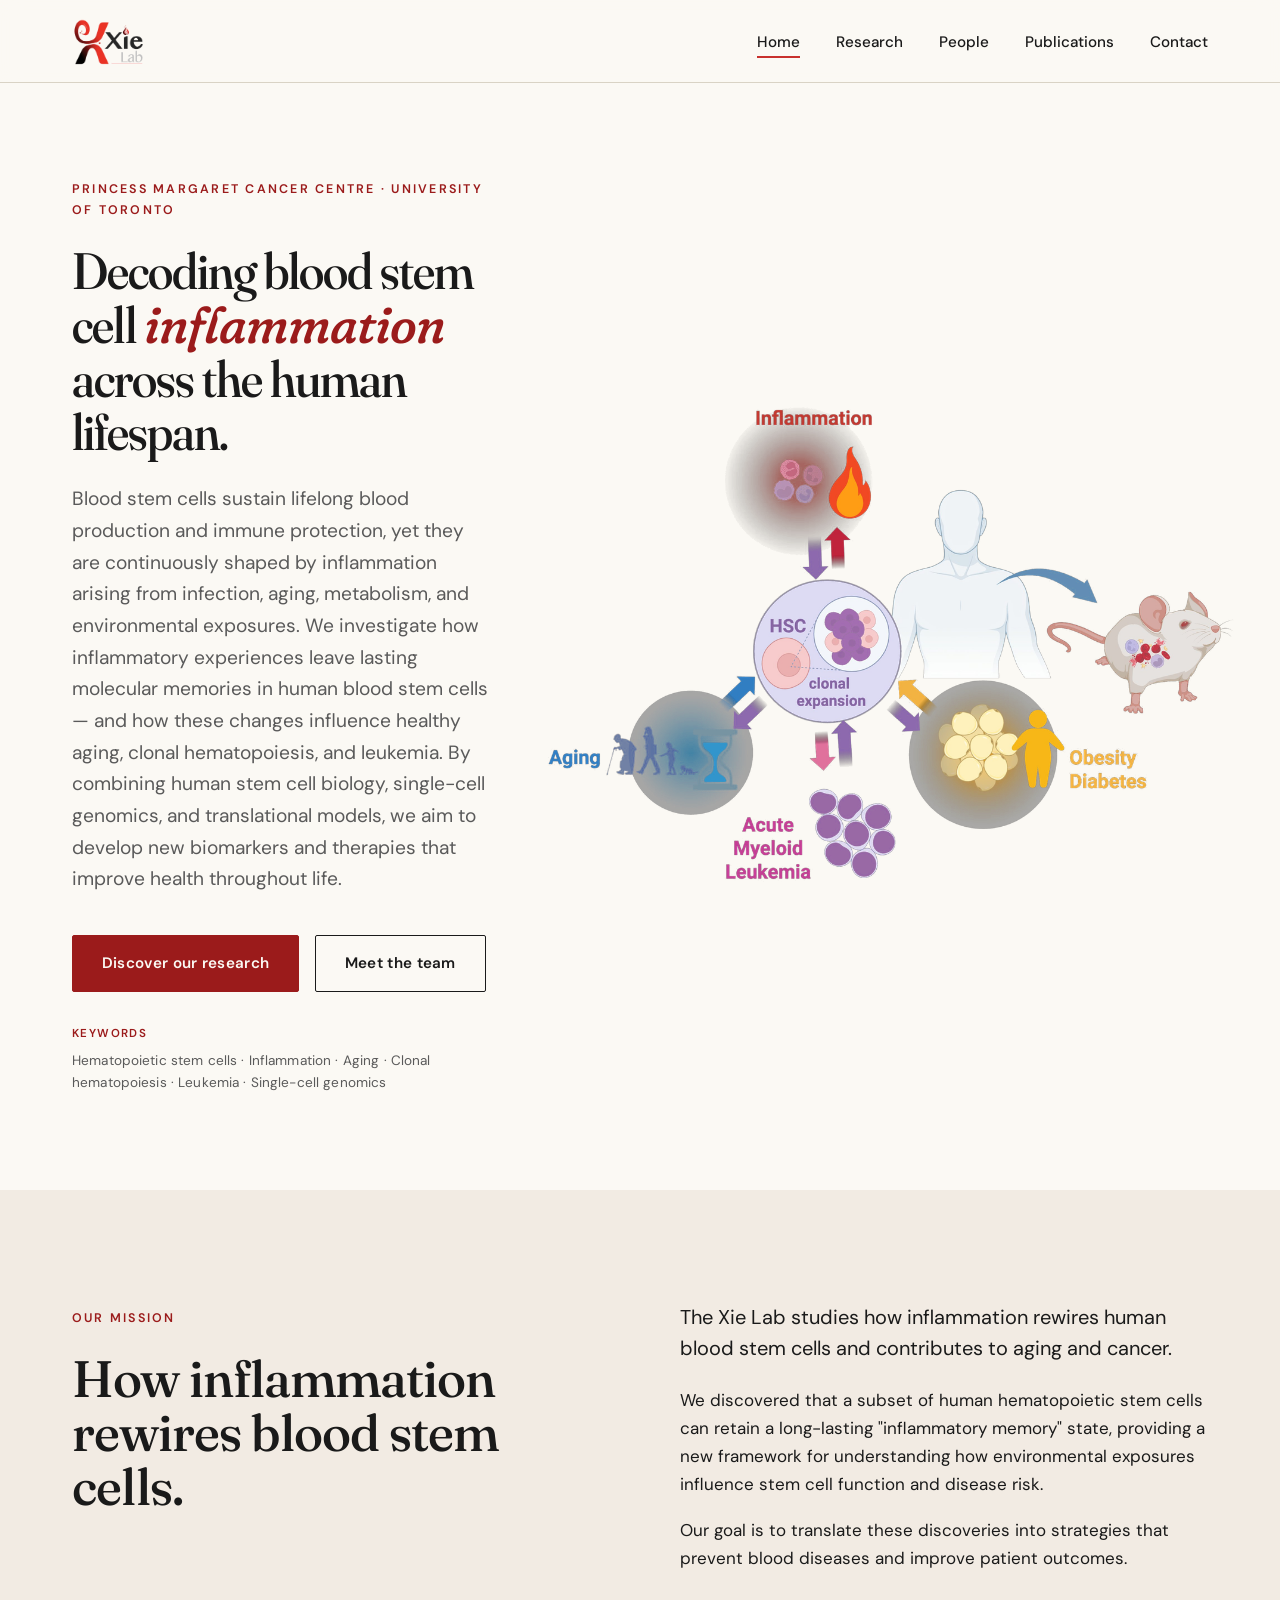
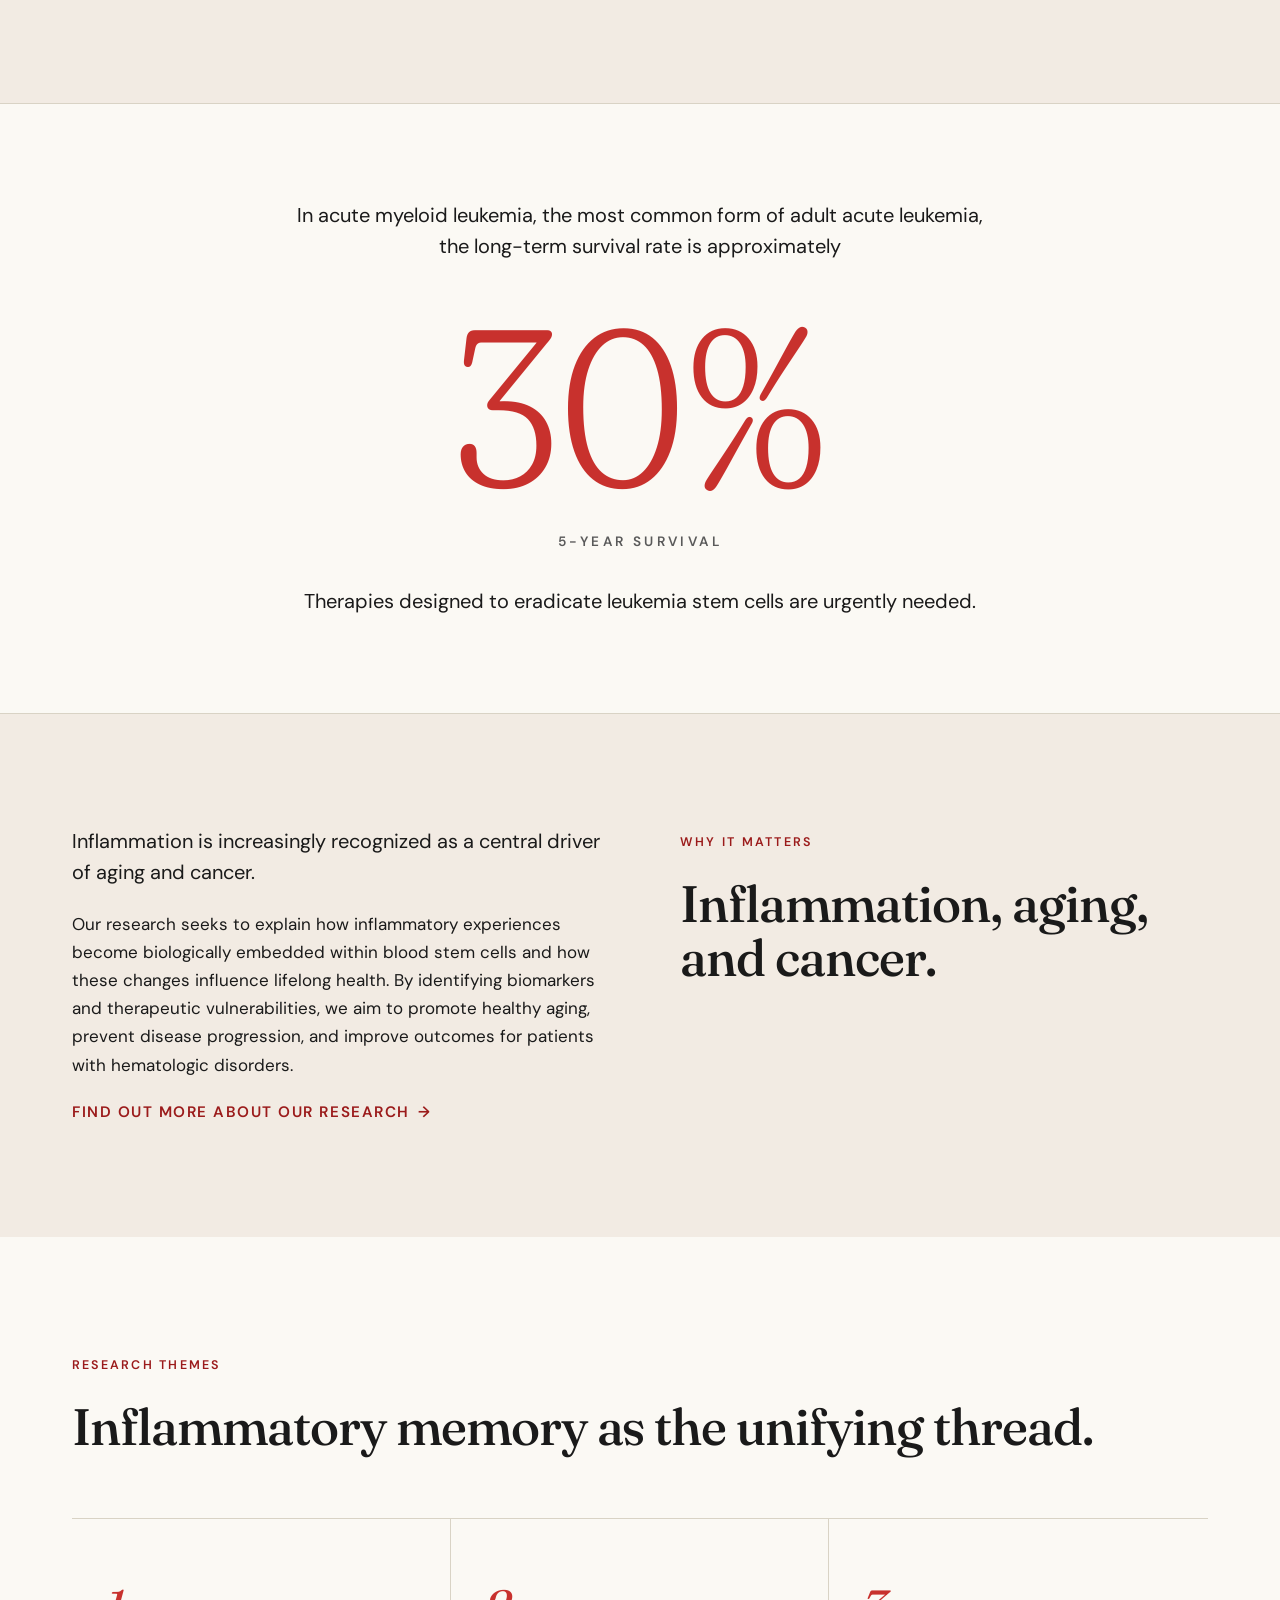
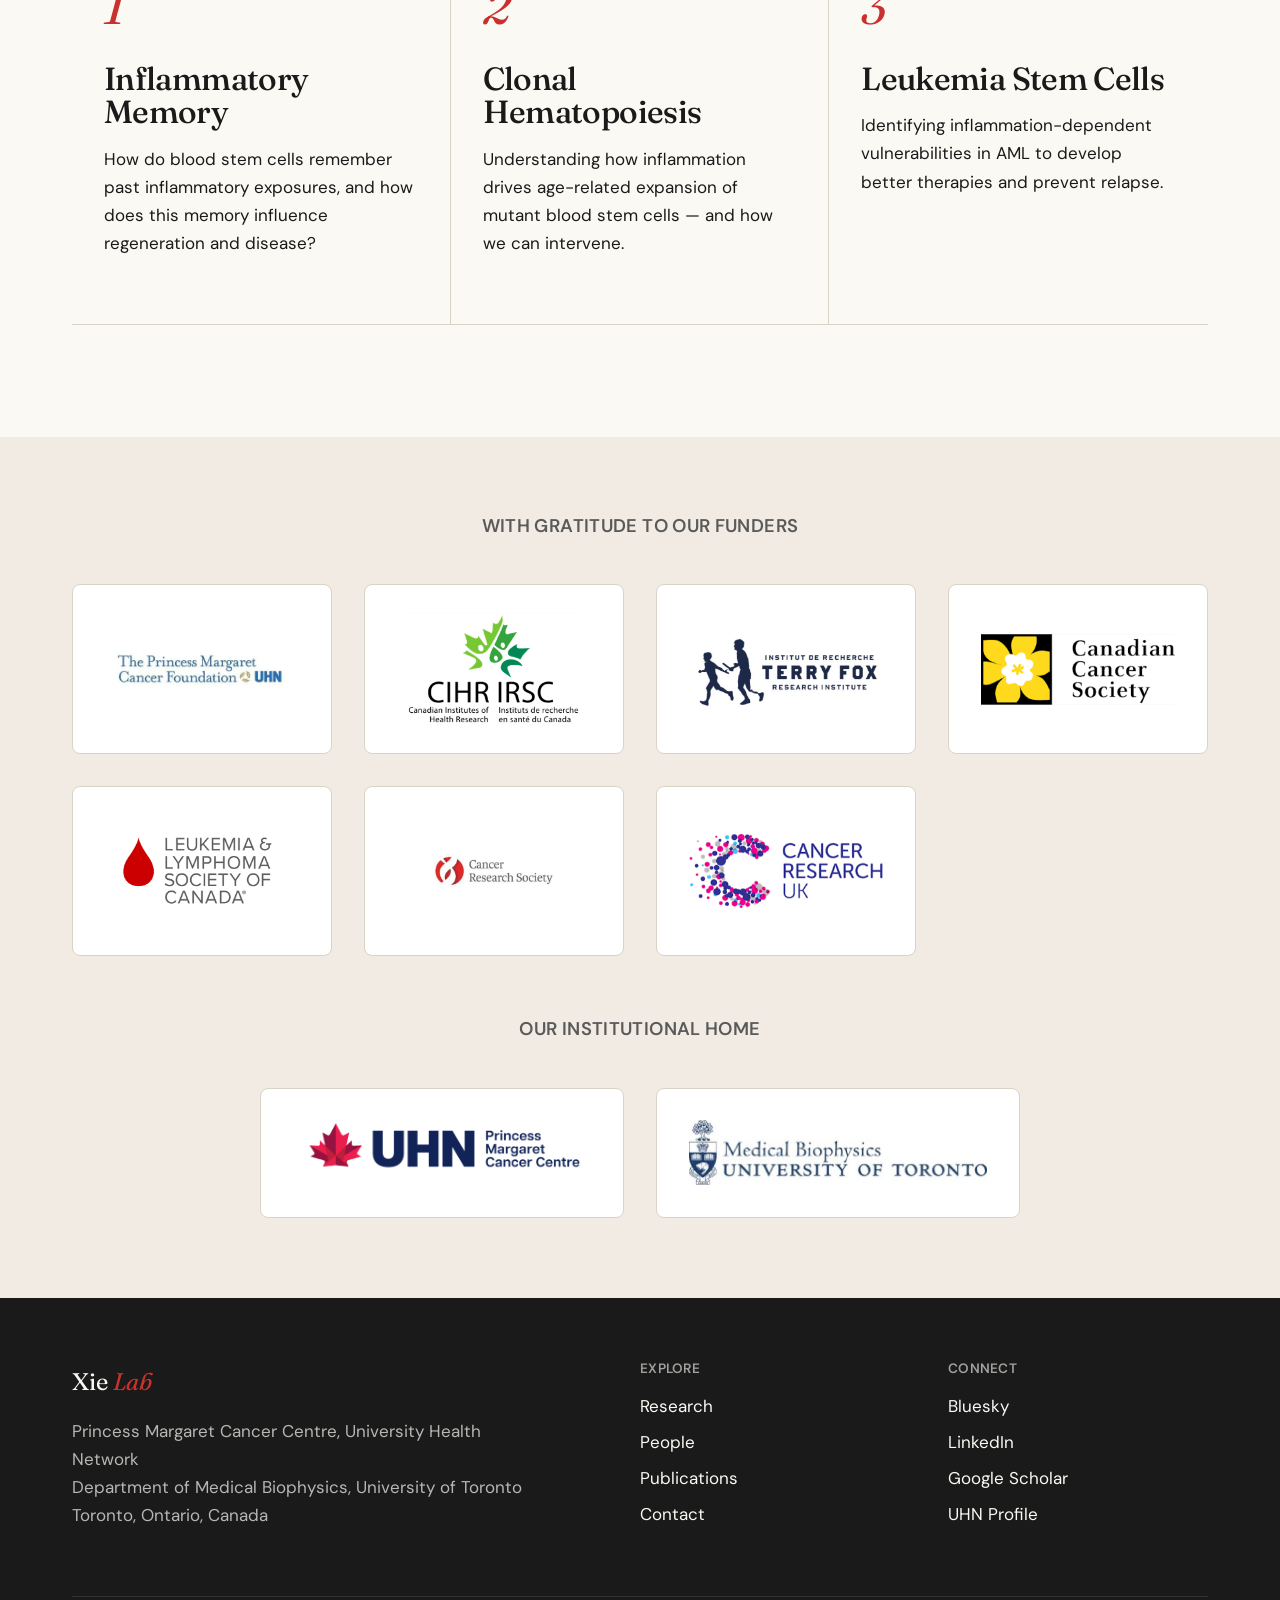
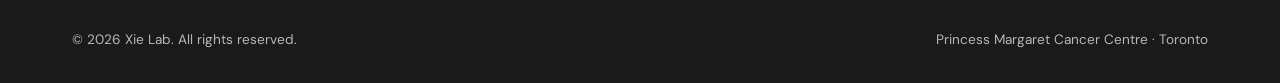
<file: index.html>
<!DOCTYPE html>
<html lang="en">
<head>
  <meta charset="UTF-8">
  <meta name="viewport" content="width=device-width, initial-scale=1.0">
  <title>Xie Lab — Decoding blood stem cell inflammation across the lifespan</title>
  <meta name="description" content="The Xie Lab at Princess Margaret Cancer Centre studies how inflammation leaves lasting molecular memories in human blood stem cells, shaping healthy aging, clonal hematopoiesis, and leukemia.">
  <link rel="canonical" href="https://xielab.ca/">
  <meta property="og:type" content="website">
  <meta property="og:site_name" content="Xie Lab">
  <meta property="og:title" content="Xie Lab — Decoding blood stem cell inflammation across the lifespan">
  <meta property="og:description" content="The Xie Lab at Princess Margaret Cancer Centre studies how inflammation leaves lasting molecular memories in human blood stem cells, shaping healthy aging, clonal hematopoiesis, and leukemia.">
  <meta property="og:url" content="https://xielab.ca/">
  <meta property="og:image" content="https://xielab.ca/research_diagram.png">
  <meta name="twitter:card" content="summary_large_image">
  <link rel="preconnect" href="https://fonts.googleapis.com">
  <link rel="preconnect" href="https://fonts.gstatic.com" crossorigin>
  <link href="https://fonts.googleapis.com/css2?family=Fraunces:ital,opsz,wght,SOFT@0,9..144,300..700,30..100;1,9..144,300..700,30..100&family=DM+Sans:wght@400;500;600;700&display=swap" rel="stylesheet">
  <link rel="icon" type="image/png" href="xie_logo.png">
  <link rel="stylesheet" href="css/styles.css">
</head>
<body>

  <header class="site-header">
    <nav class="nav">
      <a href="index.html" class="nav-logo"><img src="xie_logo.png" alt="Xie Lab"></a>
      <button class="nav-toggle" aria-label="Toggle menu" aria-expanded="false" aria-controls="nav-links">☰</button>
      <ul class="nav-links" id="nav-links">
        <li><a href="index.html" class="active">Home</a></li>
        <li><a href="research.html">Research</a></li>
        <li><a href="people.html">People</a></li>
        <li><a href="publications.html">Publications</a></li>
        <li><a href="contact.html">Contact</a></li>
      </ul>
    </nav>
  </header>

  <section class="hero">
    <div class="container">
      <div class="hero-grid">
        <div>
          <span class="eyebrow rise">Princess Margaret Cancer Centre · University of Toronto</span>
          <h1 class="rise d1">Decoding blood stem cell <em>inflammation</em><br>across the human lifespan.</h1>
          <p class="hero-tag rise d2">
            Blood stem cells sustain lifelong blood production and immune protection, yet they are
            continuously shaped by inflammation arising from infection, aging, metabolism, and
            environmental exposures. We investigate how inflammatory experiences leave lasting molecular
            memories in human blood stem cells — and how these changes influence healthy aging, clonal
            hematopoiesis, and leukemia. By combining human stem cell biology, single-cell genomics, and
            translational models, we aim to develop new biomarkers and therapies that improve health
            throughout life.
          </p>
          <div class="hero-cta rise d3">
            <a href="research.html" class="btn btn-primary">Discover our research</a>
            <a href="people.html" class="btn btn-ghost">Meet the team</a>
          </div>
          <p class="keywords rise d4">
            <strong>Keywords</strong>
            Hematopoietic stem cells · Inflammation · Aging · Clonal hematopoiesis · Leukemia · Single-cell genomics
          </p>
        </div>
        <div class="hero-image rise d2">
          <img src="research_diagram.png" alt="Diagram of how inflammation, aging, and obesity drive HSC clonal expansion, AML, and disease modeling in mice">
        </div>
      </div>
    </div>
  </section>

  <section class="story">
    <div class="container">
      <div class="story-block">
        <div>
          <span class="eyebrow">Our Mission</span>
          <h2>How inflammation rewires blood stem cells.</h2>
        </div>
        <div>
          <p class="lead">
            The Xie Lab studies how inflammation rewires human blood stem cells and contributes to
            aging and cancer.
          </p>
          <p>
            We discovered that a subset of human hematopoietic stem cells can retain a long-lasting
            "inflammatory memory" state, providing a new framework for understanding how environmental
            exposures influence stem cell function and disease risk.
          </p>
          <p>
            Our goal is to translate these discoveries into strategies that prevent blood diseases and
            improve patient outcomes.
          </p>
        </div>
      </div>
    </div>
  </section>

  <section class="stat-callout">
    <div class="container-narrow">
      <p class="lead" style="margin: 0 auto 2rem;">
        In acute myeloid leukemia, the most common form of adult acute leukemia,
        the long-term survival rate is approximately
      </p>
      <span class="stat-number">30%</span>
      <span class="stat-label">5-year survival</span>
      <p class="lead" style="margin: 2rem auto 0;">
        Therapies designed to eradicate leukemia stem cells are urgently needed.
      </p>
    </div>
  </section>

  <section class="story">
    <div class="container">
      <div class="story-block reverse">
        <div>
          <span class="eyebrow">Why It Matters</span>
          <h2>Inflammation, aging, and cancer.</h2>
        </div>
        <div>
          <p class="lead">
            Inflammation is increasingly recognized as a central driver of aging and cancer.
          </p>
          <p>
            Our research seeks to explain how inflammatory experiences become biologically embedded
            within blood stem cells and how these changes influence lifelong health. By identifying
            biomarkers and therapeutic vulnerabilities, we aim to promote healthy aging, prevent disease
            progression, and improve outcomes for patients with hematologic disorders.
          </p>
          <a href="research.html" class="arrow-link">Find out more about our research</a>
        </div>
      </div>
    </div>
  </section>

  <section style="background: var(--bg);">
    <div class="container">
      <span class="eyebrow">Research Themes</span>
      <h2>Inflammatory memory as the unifying thread.</h2>
      <div class="research-grid">
        <a href="research.html#area-1" class="research-card">
          <span class="research-num">1</span>
          <h3>Inflammatory Memory</h3>
          <p>How do blood stem cells remember past inflammatory exposures, and how does this memory influence regeneration and disease?</p>
        </a>
        <a href="research.html#area-2" class="research-card">
          <span class="research-num">2</span>
          <h3>Clonal Hematopoiesis</h3>
          <p>Understanding how inflammation drives age-related expansion of mutant blood stem cells — and how we can intervene.</p>
        </a>
        <a href="research.html#area-3" class="research-card">
          <span class="research-num">3</span>
          <h3>Leukemia Stem Cells</h3>
          <p>Identifying inflammation-dependent vulnerabilities in AML to develop better therapies and prevent relapse.</p>
        </a>
      </div>
    </div>
  </section>

  <section class="funders">
    <div class="container">
      <h4>With gratitude to our funders</h4>
      <div class="funder-grid">
        <div class="funder-logo"><img src="logos/pmcf.webp" alt="The Princess Margaret Cancer Foundation" loading="lazy"></div>
        <div class="funder-logo"><img src="logos/cihr.png" alt="Canadian Institutes of Health Research" loading="lazy"></div>
        <div class="funder-logo"><img src="logos/terry-fox.png" alt="Terry Fox Research Institute" loading="lazy"></div>
        <div class="funder-logo"><img src="logos/canadian-cancer-society.png" alt="Canadian Cancer Society" loading="lazy"></div>
        <div class="funder-logo"><img src="logos/lls-canada.png" alt="Leukemia &amp; Lymphoma Society of Canada" loading="lazy"></div>
        <div class="funder-logo"><img src="logos/cancer-research-society.jpg" alt="Cancer Research Society" loading="lazy"></div>
        <div class="funder-logo"><img src="logos/cancer-research-uk.png" alt="Cancer Research UK" loading="lazy"></div>
      </div>

      <h4 class="affiliation-heading">Our institutional home</h4>
      <div class="funder-grid affiliation-grid">
        <div class="funder-logo"><img src="logos/uhn-pm.png" alt="UHN Princess Margaret Cancer Centre" loading="lazy"></div>
        <div class="funder-logo"><img src="logos/uoft-medbio.jpg" alt="Department of Medical Biophysics, University of Toronto" loading="lazy"></div>
      </div>
    </div>
  </section>

  <footer class="site-footer">
    <div class="container">
      <div class="footer-grid">
        <div>
          <span class="footer-logo">Xie <em>Lab</em></span>
          <p style="opacity: 0.7; max-width: 40ch;">
            Princess Margaret Cancer Centre, University Health Network<br>
            Department of Medical Biophysics, University of Toronto<br>
            Toronto, Ontario, Canada
          </p>
        </div>
        <div>
          <h4>Explore</h4>
          <ul>
            <li><a href="research.html">Research</a></li>
            <li><a href="people.html">People</a></li>
            <li><a href="publications.html">Publications</a></li>
            <li><a href="contact.html">Contact</a></li>
          </ul>
        </div>
        <div>
          <h4>Connect</h4>
          <ul>
            <li><a href="https://bsky.app/profile/stephxie.bsky.social">Bluesky</a></li>
            <li><a href="https://www.linkedin.com/in/stephaniexielab/">LinkedIn</a></li>
            <li><a href="https://scholar.google.com/citations?user=MbxBhZsAAAAJ">Google Scholar</a></li>
            <li><a href="https://www.uhnresearch.ca/researcher/stephanie-xie">UHN Profile</a></li>
          </ul>
        </div>
      </div>
      <div class="footer-bottom">
        <span>© <span id="year"></span> Xie Lab. All rights reserved.</span>
        <span>Princess Margaret Cancer Centre · Toronto</span>
      </div>
    </div>
  </footer>

  <script>
    document.querySelector('.nav-toggle').addEventListener('click', function() {
      var open = document.querySelector('.nav-links').classList.toggle('open');
      this.setAttribute('aria-expanded', open);
    });
    document.getElementById('year').textContent = new Date().getFullYear();
  </script>

</body>
</html>
</file>
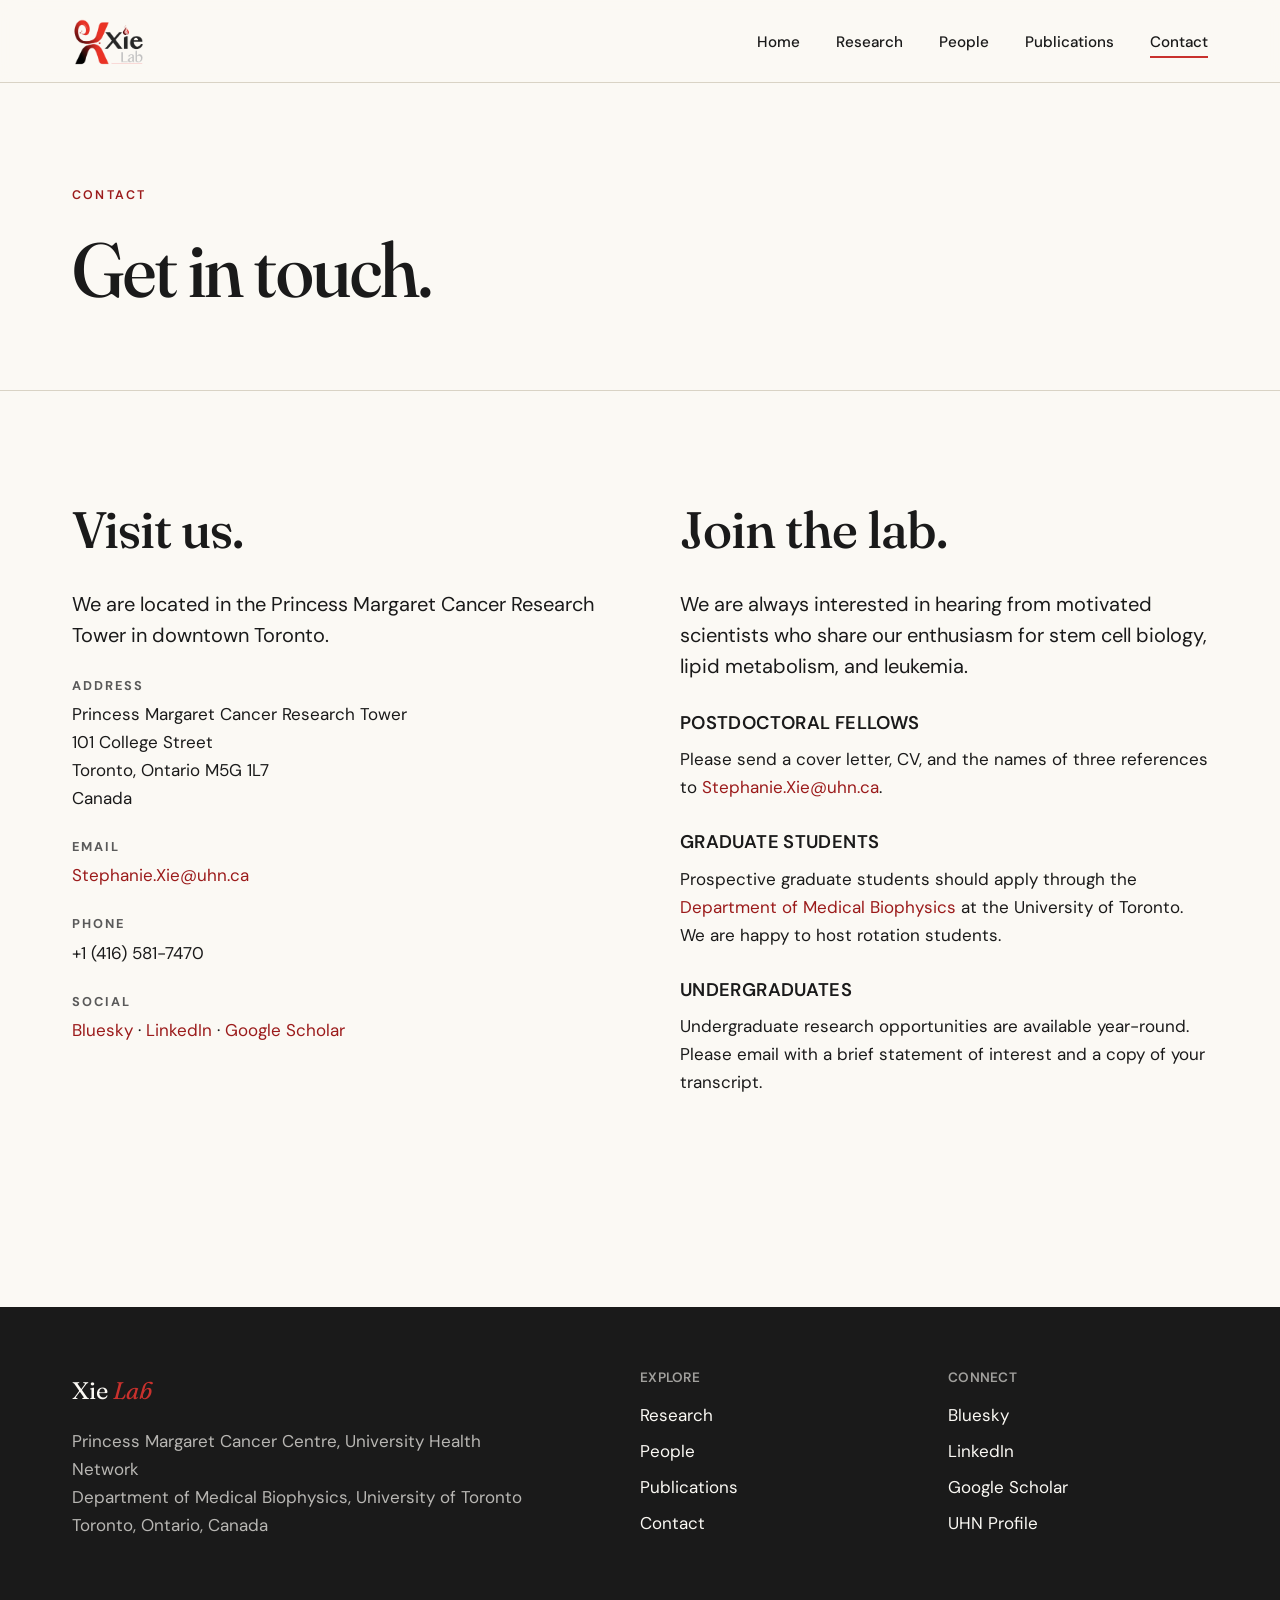
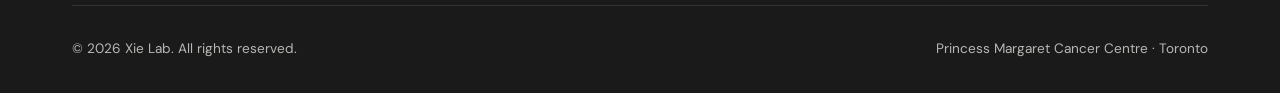
<file: contact.html>
<!DOCTYPE html>
<html lang="en">
<head>
  <meta charset="UTF-8">
  <meta name="viewport" content="width=device-width, initial-scale=1.0">
  <title>Contact — Xie Lab</title>
  <meta name="description" content="Contact the Xie Lab at the Princess Margaret Cancer Research Tower in Toronto, including openings for postdoctoral fellows, graduate students, and undergraduates.">
  <link rel="canonical" href="https://xielab.ca/contact.html">
  <meta property="og:type" content="website">
  <meta property="og:site_name" content="Xie Lab">
  <meta property="og:title" content="Contact — Xie Lab">
  <meta property="og:description" content="Contact the Xie Lab at the Princess Margaret Cancer Research Tower in Toronto, including openings for postdoctoral fellows, graduate students, and undergraduates.">
  <meta property="og:url" content="https://xielab.ca/contact.html">
  <meta property="og:image" content="https://xielab.ca/research_diagram.png">
  <meta name="twitter:card" content="summary_large_image">
  <link rel="preconnect" href="https://fonts.googleapis.com">
  <link rel="preconnect" href="https://fonts.gstatic.com" crossorigin>
  <link href="https://fonts.googleapis.com/css2?family=Fraunces:ital,opsz,wght,SOFT@0,9..144,300..700,30..100;1,9..144,300..700,30..100&family=DM+Sans:wght@400;500;600;700&display=swap" rel="stylesheet">
  <link rel="icon" type="image/png" href="xie_logo.png">
  <link rel="stylesheet" href="css/styles.css">
</head>
<body>

  <header class="site-header">
    <nav class="nav">
      <a href="index.html" class="nav-logo"><img src="xie_logo.png" alt="Xie Lab"></a>
      <button class="nav-toggle" aria-label="Toggle menu" aria-expanded="false" aria-controls="nav-links">☰</button>
      <ul class="nav-links" id="nav-links">
        <li><a href="index.html">Home</a></li>
        <li><a href="research.html">Research</a></li>
        <li><a href="people.html">People</a></li>
        <li><a href="publications.html">Publications</a></li>
        <li><a href="contact.html" class="active">Contact</a></li>
      </ul>
    </nav>
  </header>

  <section class="page-header">
    <div class="container">
      <span class="eyebrow rise">Contact</span>
      <h1 class="rise d1">Get in touch.</h1>
    </div>
  </section>

  <section>
    <div class="container">
      <div class="contact-grid">

        <div class="contact-info">
          <h2 style="margin-bottom: 2rem;">Visit us.</h2>

          <p class="lead">
            We are located in the Princess Margaret Cancer Research Tower in downtown Toronto.
          </p>

          <p><strong>Address</strong>
            Princess Margaret Cancer Research Tower<br>
            101 College Street<br>
            Toronto, Ontario M5G 1L7<br>
            Canada
          </p>

          <p><strong>Email</strong>
            <a href="mailto:Stephanie.Xie@uhn.ca">Stephanie.Xie@uhn.ca</a>
          </p>

          <p><strong>Phone</strong>
            +1 (416) 581-7470
          </p>

          <p><strong>Social</strong>
            <a href="https://bsky.app/profile/stephxie.bsky.social">Bluesky</a> ·
            <a href="https://www.linkedin.com/in/stephaniexielab/">LinkedIn</a> ·
            <a href="https://scholar.google.com/citations?user=MbxBhZsAAAAJ">Google Scholar</a>
          </p>
        </div>

        <div>
          <h2 style="margin-bottom: 2rem;">Join the lab.</h2>

          <p class="lead">
            We are always interested in hearing from motivated scientists who share our enthusiasm
            for stem cell biology, lipid metabolism, and leukemia.
          </p>

          <h4 style="margin-top: 2rem; margin-bottom: 0.75rem;">Postdoctoral fellows</h4>
          <p>
            Please send a cover letter, CV, and the names of three references to
            <a href="mailto:Stephanie.Xie@uhn.ca">Stephanie.Xie@uhn.ca</a>.
          </p>

          <h4 style="margin-top: 2rem; margin-bottom: 0.75rem;">Graduate students</h4>
          <p>
            Prospective graduate students should apply through the
            <a href="https://medbio.utoronto.ca/">Department of Medical Biophysics</a>
            at the University of Toronto. We are happy to host rotation students.
          </p>

          <h4 style="margin-top: 2rem; margin-bottom: 0.75rem;">Undergraduates</h4>
          <p>
            Undergraduate research opportunities are available year-round. Please email
            with a brief statement of interest and a copy of your transcript.
          </p>
        </div>

      </div>
    </div>
  </section>

  <footer class="site-footer" style="margin-top: 5rem;">
    <div class="container">
      <div class="footer-grid">
        <div>
          <span class="footer-logo">Xie <em>Lab</em></span>
          <p style="opacity: 0.7; max-width: 40ch;">
            Princess Margaret Cancer Centre, University Health Network<br>
            Department of Medical Biophysics, University of Toronto<br>
            Toronto, Ontario, Canada
          </p>
        </div>
        <div>
          <h4>Explore</h4>
          <ul>
            <li><a href="research.html">Research</a></li>
            <li><a href="people.html">People</a></li>
            <li><a href="publications.html">Publications</a></li>
            <li><a href="contact.html">Contact</a></li>
          </ul>
        </div>
        <div>
          <h4>Connect</h4>
          <ul>
            <li><a href="https://bsky.app/profile/stephxie.bsky.social">Bluesky</a></li>
            <li><a href="https://www.linkedin.com/in/stephaniexielab/">LinkedIn</a></li>
            <li><a href="https://scholar.google.com/citations?user=MbxBhZsAAAAJ">Google Scholar</a></li>
            <li><a href="https://www.uhnresearch.ca/researcher/stephanie-xie">UHN Profile</a></li>
          </ul>
        </div>
      </div>
      <div class="footer-bottom">
        <span>© <span id="year"></span> Xie Lab. All rights reserved.</span>
        <span>Princess Margaret Cancer Centre · Toronto</span>
      </div>
    </div>
  </footer>

  <script>
    document.querySelector('.nav-toggle').addEventListener('click', function() {
      var open = document.querySelector('.nav-links').classList.toggle('open');
      this.setAttribute('aria-expanded', open);
    });
    document.getElementById('year').textContent = new Date().getFullYear();
  </script>

</body>
</html>
</file>
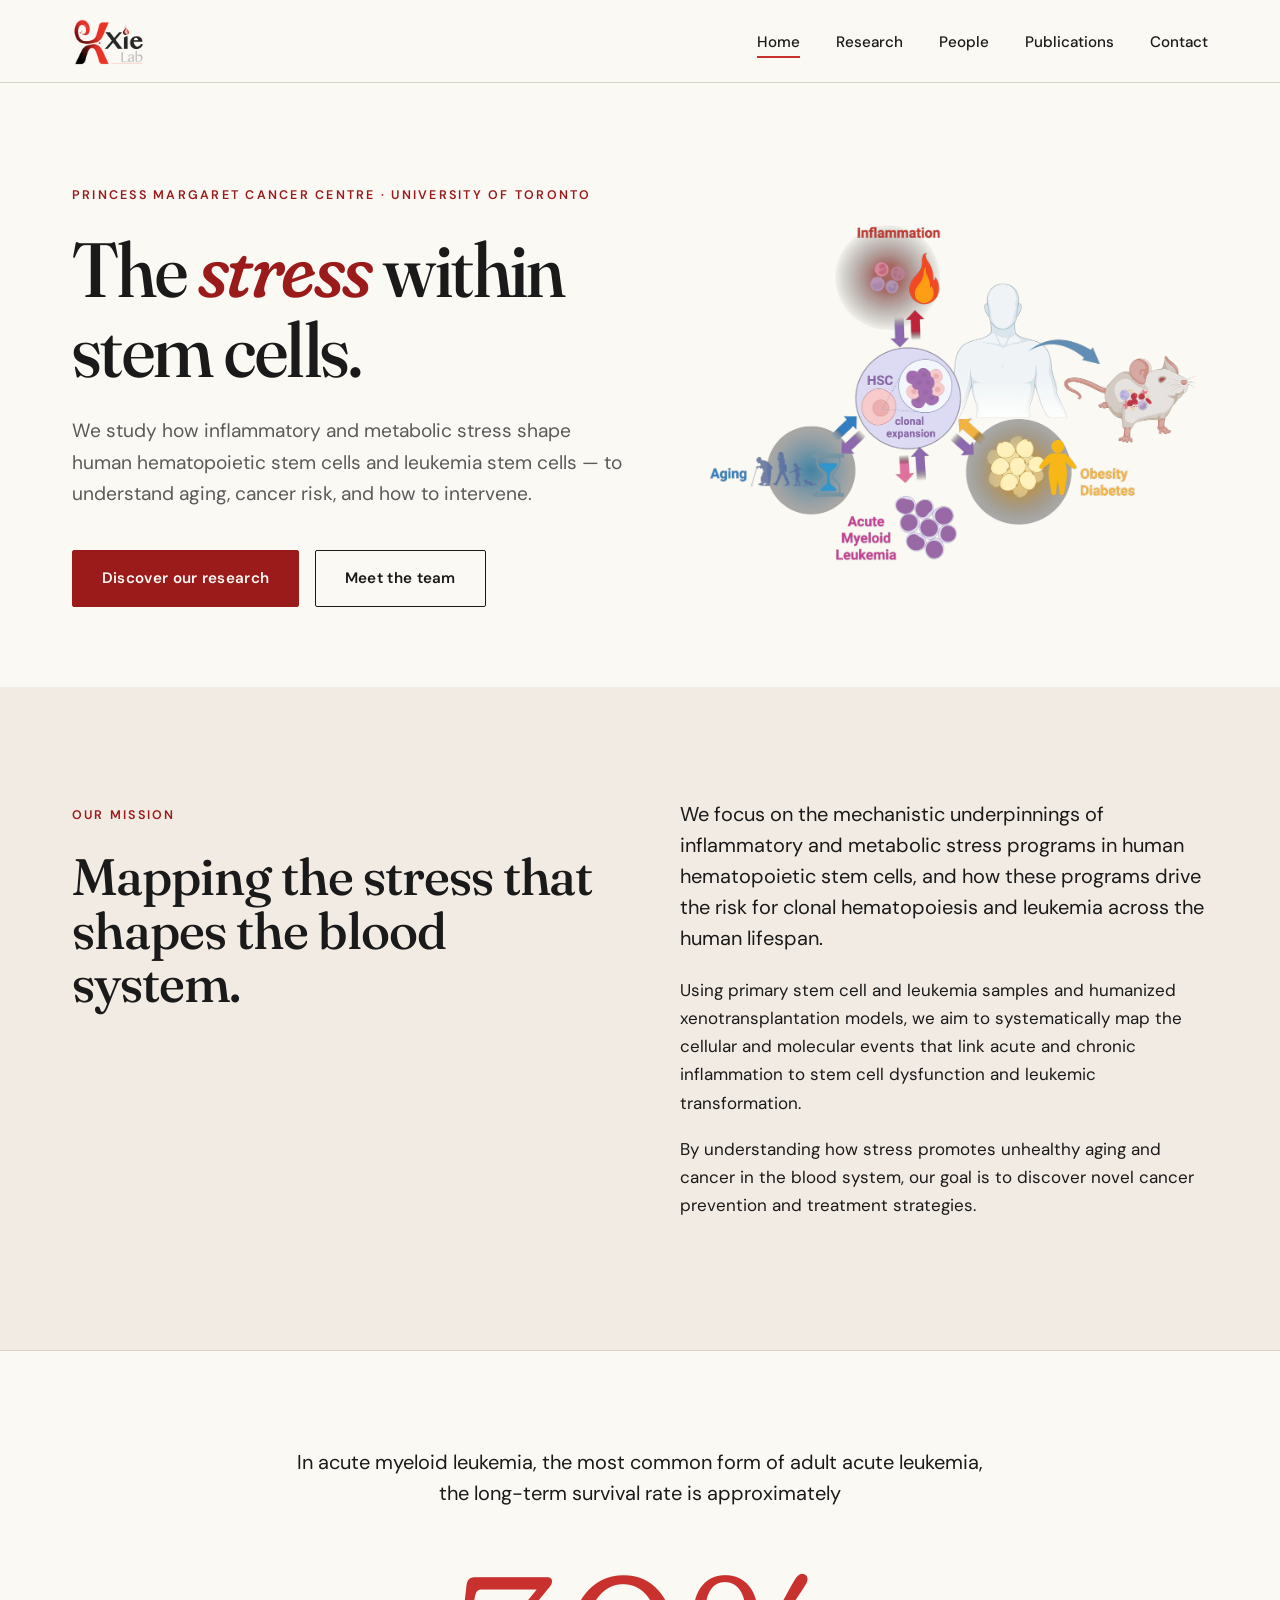
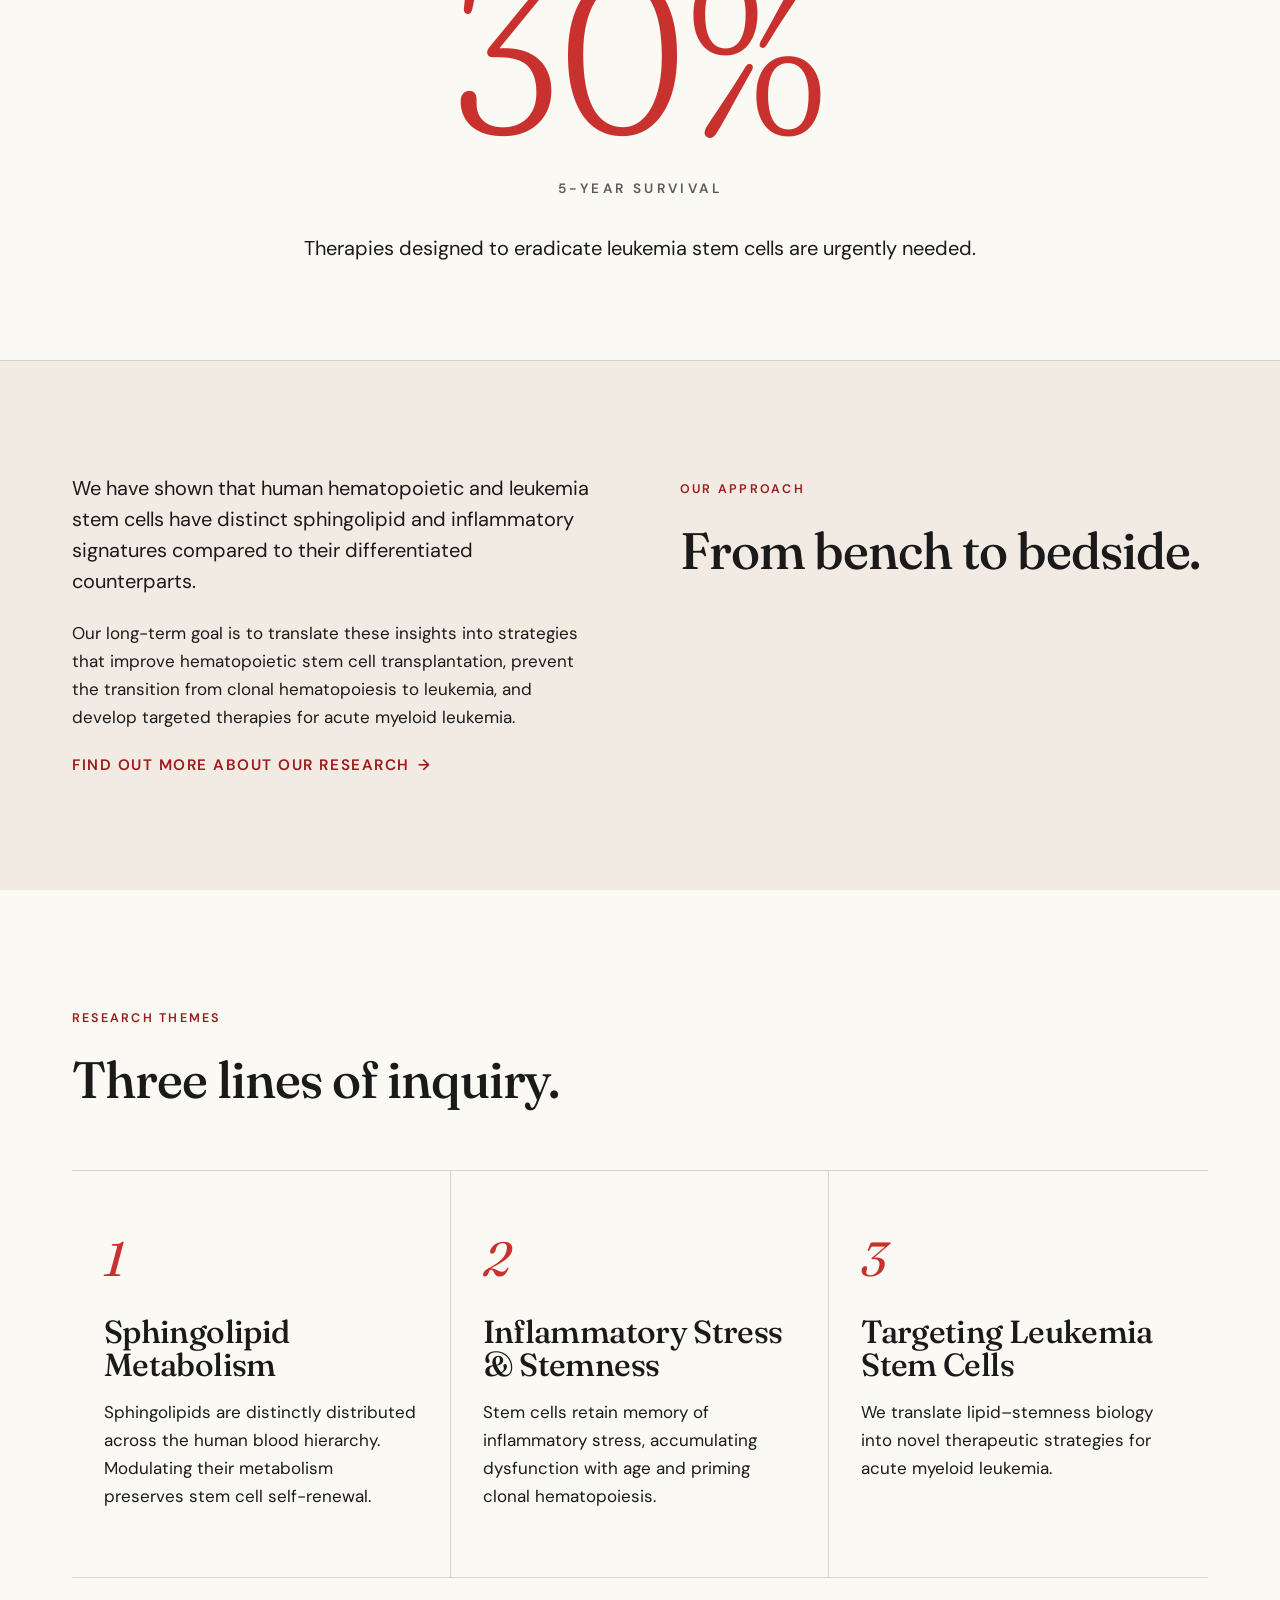
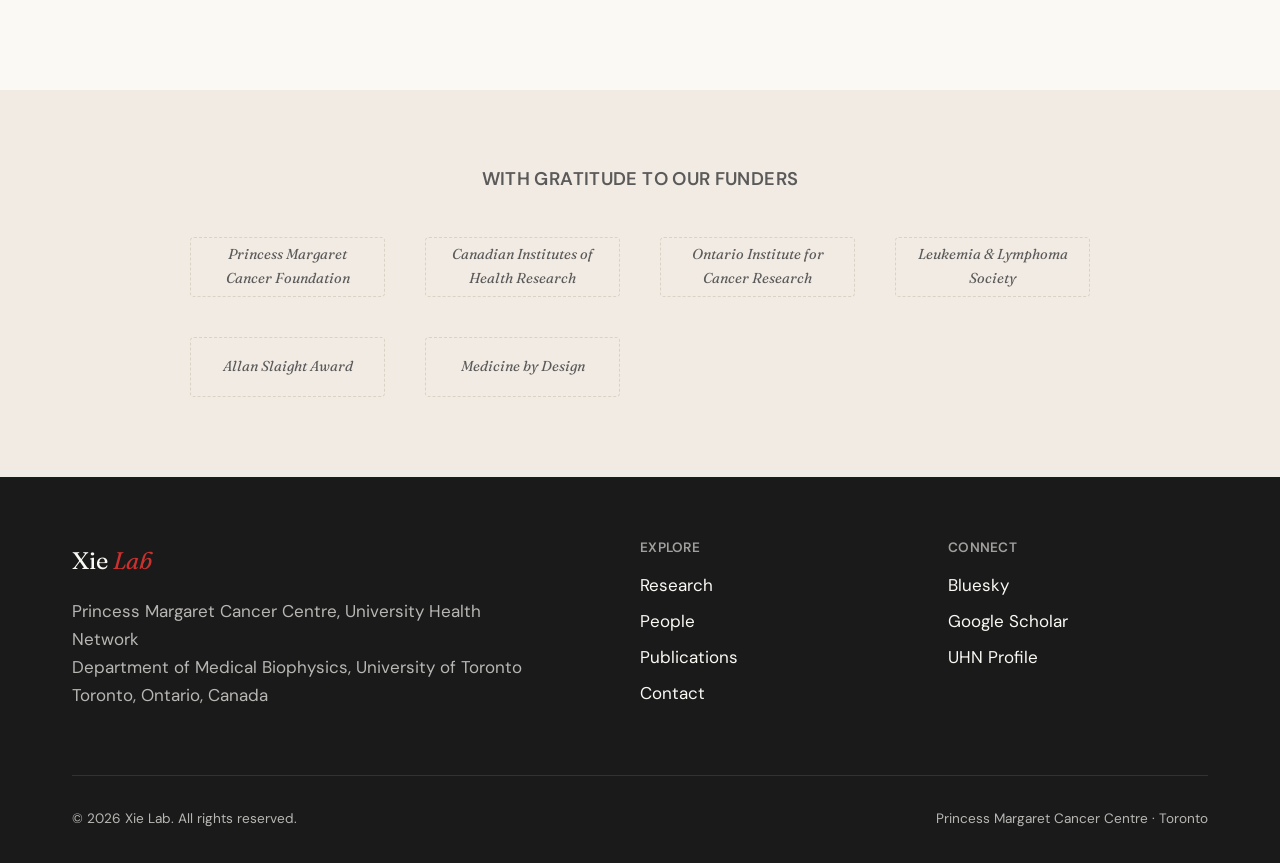
<file: index (2).html>
<!DOCTYPE html>
<html lang="en">
<head>
  <meta charset="UTF-8">
  <meta name="viewport" content="width=device-width, initial-scale=1.0">
  <title>Xie Lab — The stress within stem cells</title>
  <meta name="description" content="The Xie Lab at Princess Margaret Cancer Centre studies inflammatory and metabolic stress in human hematopoietic stem cells and leukemia stem cells.">
  <link rel="preconnect" href="https://fonts.googleapis.com">
  <link rel="preconnect" href="https://fonts.gstatic.com" crossorigin>
  <link href="https://fonts.googleapis.com/css2?family=Fraunces:ital,opsz,wght,SOFT@0,9..144,300..700,30..100;1,9..144,300..700,30..100&family=DM+Sans:wght@400;500;600;700&display=swap" rel="stylesheet">
  <link rel="icon" type="image/png" href="xie_logo.png">
  <style>
/* ============================================================
   Xie Lab — Stylesheet
   Fonts: Fraunces (display) + DM Sans (body) via Google Fonts
   ============================================================ */

:root {
  --bg: #FBF9F4;
  --bg-alt: #F2EBE3;
  --ink: #1A1A1A;
  --ink-muted: #5A5A5A;
  --rule: #D9D3C5;
  --brand: #9B1B1B;        /* deep crimson — matches logo */
  --brand-soft: #B8302E;
  --accent: #C8312D;       /* brighter red for stats/CTAs */
  --max: 1200px;
}

* { box-sizing: border-box; margin: 0; padding: 0; }

html { scroll-behavior: smooth; }

body {
  background: var(--bg);
  color: var(--ink);
  font-family: 'DM Sans', system-ui, sans-serif;
  font-size: 17px;
  line-height: 1.65;
  -webkit-font-smoothing: antialiased;
}

/* ---------- Typography ---------- */
h1, h2, h3, h4 {
  font-family: 'Fraunces', Georgia, serif;
  font-weight: 500;
  line-height: 1.05;
  letter-spacing: -0.02em;
  color: var(--ink);
}

h1 { font-size: clamp(2.5rem, 6vw, 5.5rem); font-variation-settings: "SOFT" 30, "opsz" 144; }
h2 { font-size: clamp(2rem, 4vw, 3.25rem); }
h3 { font-size: clamp(1.4rem, 2.5vw, 2rem); font-weight: 400; font-style: italic; }
h4 { font-size: 1.15rem; font-weight: 600; letter-spacing: 0.02em; text-transform: uppercase; font-family: 'DM Sans', sans-serif; }

p { margin-bottom: 1.1em; }
p.lead { font-size: 1.25rem; line-height: 1.55; color: var(--ink); max-width: 60ch; }

a { color: var(--brand); text-decoration: none; transition: color .2s; }
a:hover { color: var(--accent); }

.eyebrow {
  font-size: 0.78rem;
  font-weight: 600;
  letter-spacing: 0.18em;
  text-transform: uppercase;
  color: var(--brand);
  margin-bottom: 1.5rem;
  display: inline-block;
}

/* ---------- Layout ---------- */
.container { max-width: var(--max); margin: 0 auto; padding: 0 2rem; }
.container-narrow { max-width: 780px; margin: 0 auto; padding: 0 2rem; }

section { padding: 7rem 0; }

/* ---------- Header / Nav ---------- */
.site-header {
  position: sticky;
  top: 0;
  z-index: 100;
  background: rgba(251, 249, 244, 0.92);
  backdrop-filter: blur(10px);
  border-bottom: 1px solid var(--rule);
}
.nav {
  max-width: var(--max);
  margin: 0 auto;
  padding: 1rem 2rem;
  display: flex;
  align-items: center;
  justify-content: space-between;
}
.nav-logo img {
  height: 50px;
  width: auto;
  display: block;
}
.nav-links { display: flex; gap: 2.25rem; list-style: none; align-items: center; }
.nav-links a {
  color: var(--ink);
  font-size: 0.95rem;
  font-weight: 500;
  position: relative;
  padding: 0.25rem 0;
}
.nav-links a::after {
  content: '';
  position: absolute;
  left: 0; bottom: -2px;
  width: 0; height: 2px;
  background: var(--accent);
  transition: width .3s ease;
}
.nav-links a:hover::after,
.nav-links a.active::after { width: 100%; }

.nav-toggle { display: none; background: none; border: 0; font-size: 1.5rem; cursor: pointer; color: var(--ink); }

/* ---------- Hero ---------- */
.hero {
  padding: 6rem 0 5rem;
  position: relative;
  overflow: hidden;
}
.hero-grid {
  display: grid;
  grid-template-columns: 1.1fr 1fr;
  gap: 4rem;
  align-items: center;
}
.hero h1 { margin-bottom: 1.5rem; }
.hero h1 em {
  font-style: italic;
  color: var(--brand);
  font-variation-settings: "SOFT" 100;
}
.hero-tag {
  font-size: 1.2rem;
  color: var(--ink-muted);
  max-width: 50ch;
  margin-bottom: 2.5rem;
}
.hero-cta { display: flex; gap: 1rem; flex-wrap: wrap; }

.hero-image {
  aspect-ratio: 1.43 / 1;
  position: relative;
}
.hero-image img {
  width: 100%;
  height: 100%;
  object-fit: contain;
  display: block;
}

/* ---------- Buttons ---------- */
.btn {
  display: inline-block;
  padding: 0.95rem 1.8rem;
  font-size: 0.95rem;
  font-weight: 600;
  letter-spacing: 0.02em;
  border-radius: 2px;
  transition: all .25s;
  cursor: pointer;
  border: 1.5px solid transparent;
}
.btn-primary {
  background: var(--brand);
  color: var(--bg);
  border-color: var(--brand);
}
.btn-primary:hover { background: var(--accent); border-color: var(--accent); color: white; }
.btn-ghost {
  background: transparent;
  color: var(--ink);
  border-color: var(--ink);
}
.btn-ghost:hover { background: var(--ink); color: var(--bg); }

.arrow-link {
  display: inline-flex;
  align-items: center;
  gap: 0.5rem;
  font-weight: 600;
  font-size: 0.95rem;
  color: var(--brand);
  text-transform: uppercase;
  letter-spacing: 0.1em;
}
.arrow-link::after {
  content: '→';
  transition: transform .2s;
}
.arrow-link:hover::after { transform: translateX(4px); }

/* ---------- Mission / story sections ---------- */
.story { background: var(--bg-alt); }
.story-block { display: grid; grid-template-columns: 1fr 1fr; gap: 5rem; align-items: start; }
.story-block + .story-block { margin-top: 6rem; }
.story-block.reverse { direction: rtl; }
.story-block.reverse > * { direction: ltr; }

/* ---------- Stat callout ---------- */
.stat-callout {
  text-align: center;
  padding: 6rem 2rem;
  border-top: 1px solid var(--rule);
  border-bottom: 1px solid var(--rule);
  background: var(--bg);
}
.stat-number {
  font-family: 'Fraunces', serif;
  font-size: clamp(7rem, 18vw, 14rem);
  font-weight: 300;
  line-height: 1;
  color: var(--accent);
  font-variation-settings: "SOFT" 100, "opsz" 144;
  display: block;
  margin: 0.5rem 0;
}
.stat-label {
  font-size: 0.85rem;
  font-weight: 600;
  letter-spacing: 0.25em;
  text-transform: uppercase;
  color: var(--ink-muted);
}

/* ---------- Research areas ---------- */
.research-grid {
  display: grid;
  grid-template-columns: repeat(3, 1fr);
  gap: 0;
  margin-top: 4rem;
  border-top: 1px solid var(--rule);
}
.research-card {
  padding: 3rem 2rem;
  border-right: 1px solid var(--rule);
  border-bottom: 1px solid var(--rule);
  transition: background .25s;
  display: block;
  color: var(--ink);
}
.research-card:last-child { border-right: none; }
.research-card:hover { background: var(--bg-alt); color: var(--ink); }
.research-num {
  font-family: 'Fraunces', serif;
  font-style: italic;
  font-size: 3rem;
  color: var(--accent);
  display: block;
  margin-bottom: 1rem;
}
.research-card h3 { margin-bottom: 1rem; font-style: normal; font-weight: 500; }

/* ---------- Funders ---------- */
.funders {
  background: var(--bg-alt);
  padding: 5rem 0;
  text-align: center;
}
.funders h4 { color: var(--ink-muted); margin-bottom: 3rem; }
.funder-grid {
  display: grid;
  grid-template-columns: repeat(auto-fit, minmax(160px, 1fr));
  gap: 2.5rem;
  max-width: 900px;
  margin: 0 auto;
  align-items: center;
}
.funder-logo {
  height: 60px;
  display: flex;
  align-items: center;
  justify-content: center;
  font-family: 'Fraunces', serif;
  font-style: italic;
  color: var(--ink-muted);
  border: 1px dashed var(--rule);
  border-radius: 4px;
  padding: 1rem;
  font-size: 0.9rem;
  text-align: center;
}

/* ---------- Footer ---------- */
.site-footer {
  background: var(--ink);
  color: var(--bg);
  padding: 4rem 0 2rem;
}
.site-footer a { color: var(--bg); }
.site-footer a:hover { color: var(--accent); }
.footer-grid {
  display: grid;
  grid-template-columns: 2fr 1fr 1fr;
  gap: 3rem;
  margin-bottom: 3rem;
}
.footer-grid h4 { color: var(--bg); opacity: 0.6; margin-bottom: 1rem; font-size: 0.85rem; }
.footer-grid ul { list-style: none; }
.footer-grid li { margin-bottom: 0.5rem; }
.footer-bottom {
  padding-top: 2rem;
  border-top: 1px solid rgba(255,255,255,0.15);
  display: flex;
  justify-content: space-between;
  font-size: 0.85rem;
  opacity: 0.7;
}
.footer-logo {
  font-family: 'Fraunces', serif;
  font-size: 1.5rem;
  color: var(--bg);
  margin-bottom: 1rem;
  display: block;
}
.footer-logo em { color: var(--accent); font-style: italic; }

/* ---------- Page Header (for inner pages) ---------- */
.page-header {
  padding: 6rem 0 4rem;
  border-bottom: 1px solid var(--rule);
}
.page-header h1 { margin-bottom: 1rem; }

/* ---------- People ---------- */
.people-section { padding: 5rem 0; }
.people-section + .people-section { padding-top: 0; }
.people-grid {
  display: grid;
  grid-template-columns: repeat(auto-fill, minmax(240px, 1fr));
  gap: 3rem;
  margin-top: 3rem;
}
.person-card .photo {
  aspect-ratio: 1 / 1.15;
  background: var(--bg-alt);
  border-radius: 2px;
  margin-bottom: 1rem;
  display: flex;
  align-items: center;
  justify-content: center;
  font-family: 'Fraunces', serif;
  font-style: italic;
  font-size: 3rem;
  color: var(--brand);
  background-image: linear-gradient(135deg, #F0DDD8 0%, #F2EBE3 100%);
}
.person-card h4 { font-size: 1.1rem; text-transform: none; letter-spacing: 0; margin-bottom: 0.25rem; font-family: 'DM Sans', sans-serif; }
.person-card p { font-size: 0.9rem; color: var(--ink-muted); margin: 0; }

/* ---------- Publications ---------- */
.pub-list { list-style: none; }
.pub-item {
  padding: 2rem 0;
  border-bottom: 1px solid var(--rule);
  display: grid;
  grid-template-columns: 80px 1fr;
  gap: 2rem;
  align-items: start;
}
.pub-year {
  font-family: 'Fraunces', serif;
  font-style: italic;
  font-size: 1.5rem;
  color: var(--accent);
}
.pub-title { font-weight: 600; margin-bottom: 0.5rem; font-size: 1.05rem; }
.pub-authors { color: var(--ink-muted); font-size: 0.95rem; margin-bottom: 0.5rem; }
.pub-journal { font-style: italic; font-size: 0.9rem; color: var(--ink-muted); }
.pub-journal a { color: var(--brand); font-style: normal; font-weight: 500; }

/* ---------- Contact ---------- */
.contact-grid { display: grid; grid-template-columns: 1fr 1fr; gap: 5rem; }
.contact-info p { margin-bottom: 0.5rem; }
.contact-info strong { display: block; font-size: 0.8rem; letter-spacing: 0.15em; text-transform: uppercase; color: var(--ink-muted); margin-top: 1.5rem; margin-bottom: 0.25rem; }

/* ---------- Animations ---------- */
@keyframes rise {
  from { opacity: 0; transform: translateY(20px); }
  to { opacity: 1; transform: translateY(0); }
}
.rise { animation: rise .8s ease-out backwards; }
.rise.d1 { animation-delay: 0.1s; }
.rise.d2 { animation-delay: 0.25s; }
.rise.d3 { animation-delay: 0.4s; }
.rise.d4 { animation-delay: 0.55s; }

/* ---------- Responsive ---------- */
@media (max-width: 860px) {
  section { padding: 4rem 0; }
  .hero { padding: 3rem 0; }
  .hero-grid,
  .story-block,
  .research-grid,
  .footer-grid,
  .contact-grid { grid-template-columns: 1fr; gap: 2.5rem; }
  .research-card { border-right: none; }
  .nav-logo img { height: 40px; }
  .nav-links {
    display: none;
    position: absolute;
    top: 100%; left: 0; right: 0;
    background: var(--bg);
    flex-direction: column;
    padding: 2rem;
    gap: 1.5rem;
    border-bottom: 1px solid var(--rule);
  }
  .nav-links.open { display: flex; }
  .nav-toggle { display: block; }
  .pub-item { grid-template-columns: 1fr; gap: 0.5rem; }
  .footer-bottom { flex-direction: column; gap: 1rem; }
}

</style>
</head>
<body>

  <header class="site-header">
    <nav class="nav">
      <a href="index.html" class="nav-logo"><img src="xie_logo.png" alt="Xie Lab"></a>
      <button class="nav-toggle" aria-label="Toggle menu">☰</button>
      <ul class="nav-links">
        <li><a href="index.html" class="active">Home</a></li>
        <li><a href="research.html">Research</a></li>
        <li><a href="people.html">People</a></li>
        <li><a href="publications.html">Publications</a></li>
        <li><a href="contact.html">Contact</a></li>
      </ul>
    </nav>
  </header>

  <section class="hero">
    <div class="container">
      <div class="hero-grid">
        <div>
          <span class="eyebrow rise">Princess Margaret Cancer Centre · University of Toronto</span>
          <h1 class="rise d1">The <em>stress</em> within<br>stem cells.</h1>
          <p class="hero-tag rise d2">
            We study how inflammatory and metabolic stress shape human hematopoietic stem cells
            and leukemia stem cells — to understand aging, cancer risk, and how to intervene.
          </p>
          <div class="hero-cta rise d3">
            <a href="research.html" class="btn btn-primary">Discover our research</a>
            <a href="people.html" class="btn btn-ghost">Meet the team</a>
          </div>
        </div>
        <div class="hero-image rise d2">
          <img src="research_diagram.png" alt="Diagram of how inflammation, aging, and obesity drive HSC clonal expansion, AML, and disease modeling in mice">
        </div>
      </div>
    </div>
  </section>

  <section class="story">
    <div class="container">
      <div class="story-block">
        <div>
          <span class="eyebrow">Our Mission</span>
          <h2>Mapping the stress that shapes the blood system.</h2>
        </div>
        <div>
          <p class="lead">
            We focus on the mechanistic underpinnings of inflammatory and metabolic stress programs
            in human hematopoietic stem cells, and how these programs drive the risk for clonal
            hematopoiesis and leukemia across the human lifespan.
          </p>
          <p>
            Using primary stem cell and leukemia samples and humanized xenotransplantation models,
            we aim to systematically map the cellular and molecular events that link acute and
            chronic inflammation to stem cell dysfunction and leukemic transformation.
          </p>
          <p>
            By understanding how stress promotes unhealthy aging and cancer in the blood system,
            our goal is to discover novel cancer prevention and treatment strategies.
          </p>
        </div>
      </div>
    </div>
  </section>

  <section class="stat-callout">
    <div class="container-narrow">
      <p class="lead" style="margin: 0 auto 2rem;">
        In acute myeloid leukemia, the most common form of adult acute leukemia,
        the long-term survival rate is approximately
      </p>
      <span class="stat-number">30%</span>
      <span class="stat-label">5-year survival</span>
      <p class="lead" style="margin: 2rem auto 0;">
        Therapies designed to eradicate leukemia stem cells are urgently needed.
      </p>
    </div>
  </section>

  <section class="story">
    <div class="container">
      <div class="story-block reverse">
        <div>
          <span class="eyebrow">Our Approach</span>
          <h2>From bench to bedside.</h2>
        </div>
        <div>
          <p class="lead">
            We have shown that human hematopoietic and leukemia stem cells have distinct sphingolipid
            and inflammatory signatures compared to their differentiated counterparts.
          </p>
          <p>
            Our long-term goal is to translate these insights into strategies that improve hematopoietic
            stem cell transplantation, prevent the transition from clonal hematopoiesis to leukemia,
            and develop targeted therapies for acute myeloid leukemia.
          </p>
          <a href="research.html" class="arrow-link">Find out more about our research</a>
        </div>
      </div>
    </div>
  </section>

  <section style="background: var(--bg);">
    <div class="container">
      <span class="eyebrow">Research Themes</span>
      <h2>Three lines of inquiry.</h2>
      <div class="research-grid">
        <a href="research.html#area-1" class="research-card">
          <span class="research-num">1</span>
          <h3>Sphingolipid Metabolism</h3>
          <p>Sphingolipids are distinctly distributed across the human blood hierarchy. Modulating their metabolism preserves stem cell self-renewal.</p>
        </a>
        <a href="research.html#area-2" class="research-card">
          <span class="research-num">2</span>
          <h3>Inflammatory Stress &amp; Stemness</h3>
          <p>Stem cells retain memory of inflammatory stress, accumulating dysfunction with age and priming clonal hematopoiesis.</p>
        </a>
        <a href="research.html#area-3" class="research-card">
          <span class="research-num">3</span>
          <h3>Targeting Leukemia Stem Cells</h3>
          <p>We translate lipid–stemness biology into novel therapeutic strategies for acute myeloid leukemia.</p>
        </a>
      </div>
    </div>
  </section>

  <section class="funders">
    <div class="container">
      <h4>With gratitude to our funders</h4>
      <div class="funder-grid">
        <div class="funder-logo">Princess Margaret Cancer Foundation</div>
        <div class="funder-logo">Canadian Institutes of Health Research</div>
        <div class="funder-logo">Ontario Institute for Cancer Research</div>
        <div class="funder-logo">Leukemia &amp; Lymphoma Society</div>
        <div class="funder-logo">Allan Slaight Award</div>
        <div class="funder-logo">Medicine by Design</div>
      </div>
    </div>
  </section>

  <footer class="site-footer">
    <div class="container">
      <div class="footer-grid">
        <div>
          <span class="footer-logo">Xie <em>Lab</em></span>
          <p style="opacity: 0.7; max-width: 40ch;">
            Princess Margaret Cancer Centre, University Health Network<br>
            Department of Medical Biophysics, University of Toronto<br>
            Toronto, Ontario, Canada
          </p>
        </div>
        <div>
          <h4>Explore</h4>
          <ul>
            <li><a href="research.html">Research</a></li>
            <li><a href="people.html">People</a></li>
            <li><a href="publications.html">Publications</a></li>
            <li><a href="contact.html">Contact</a></li>
          </ul>
        </div>
        <div>
          <h4>Connect</h4>
          <ul>
            <li><a href="https://bsky.app/profile/stephxie.bsky.social">Bluesky</a></li>
            <li><a href="https://scholar.google.com/citations?user=MbxBhZsAAAAJ">Google Scholar</a></li>
            <li><a href="https://www.uhnresearch.ca/researcher/stephanie-xie">UHN Profile</a></li>
          </ul>
        </div>
      </div>
      <div class="footer-bottom">
        <span>© <span id="year"></span> Xie Lab. All rights reserved.</span>
        <span>Princess Margaret Cancer Centre · Toronto</span>
      </div>
    </div>
  </footer>

  <script>
    document.querySelector('.nav-toggle').addEventListener('click', function() {
      document.querySelector('.nav-links').classList.toggle('open');
    });
    document.getElementById('year').textContent = new Date().getFullYear();
  </script>

</body>
</html>
</file>
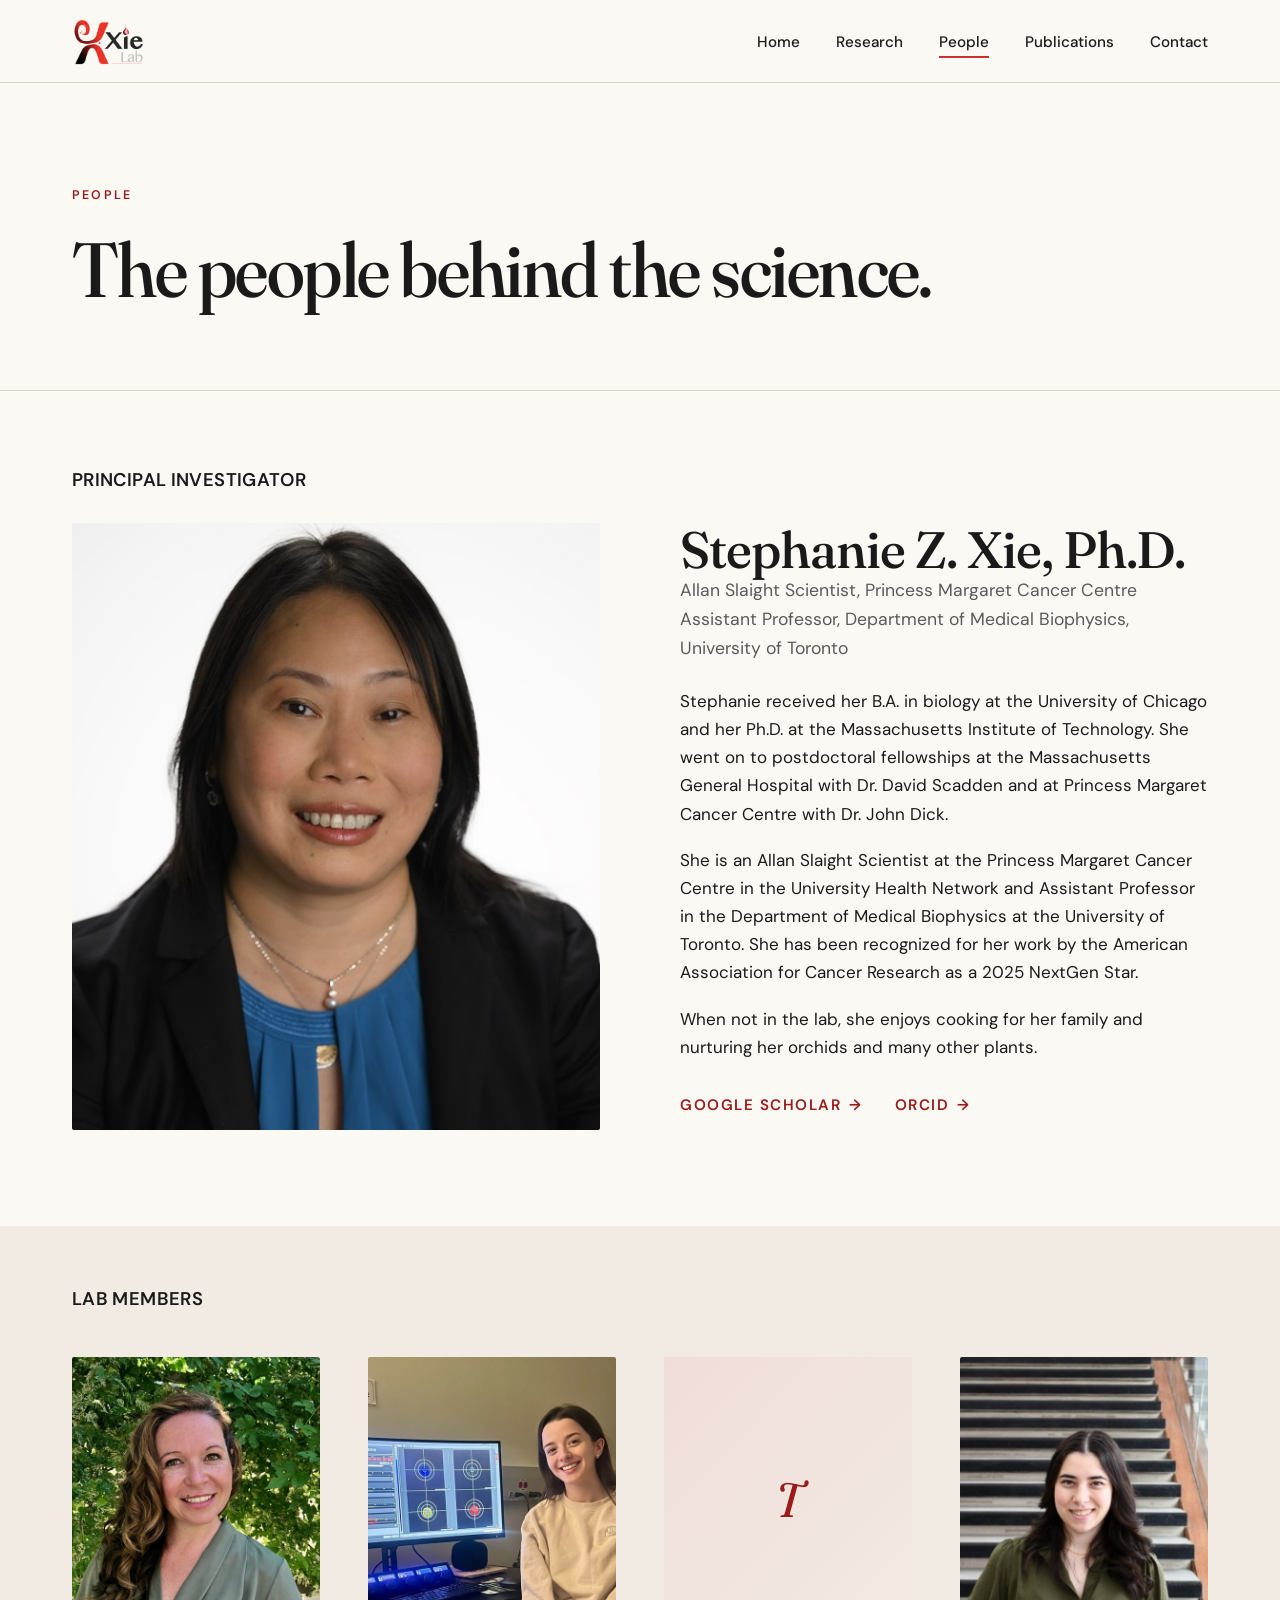
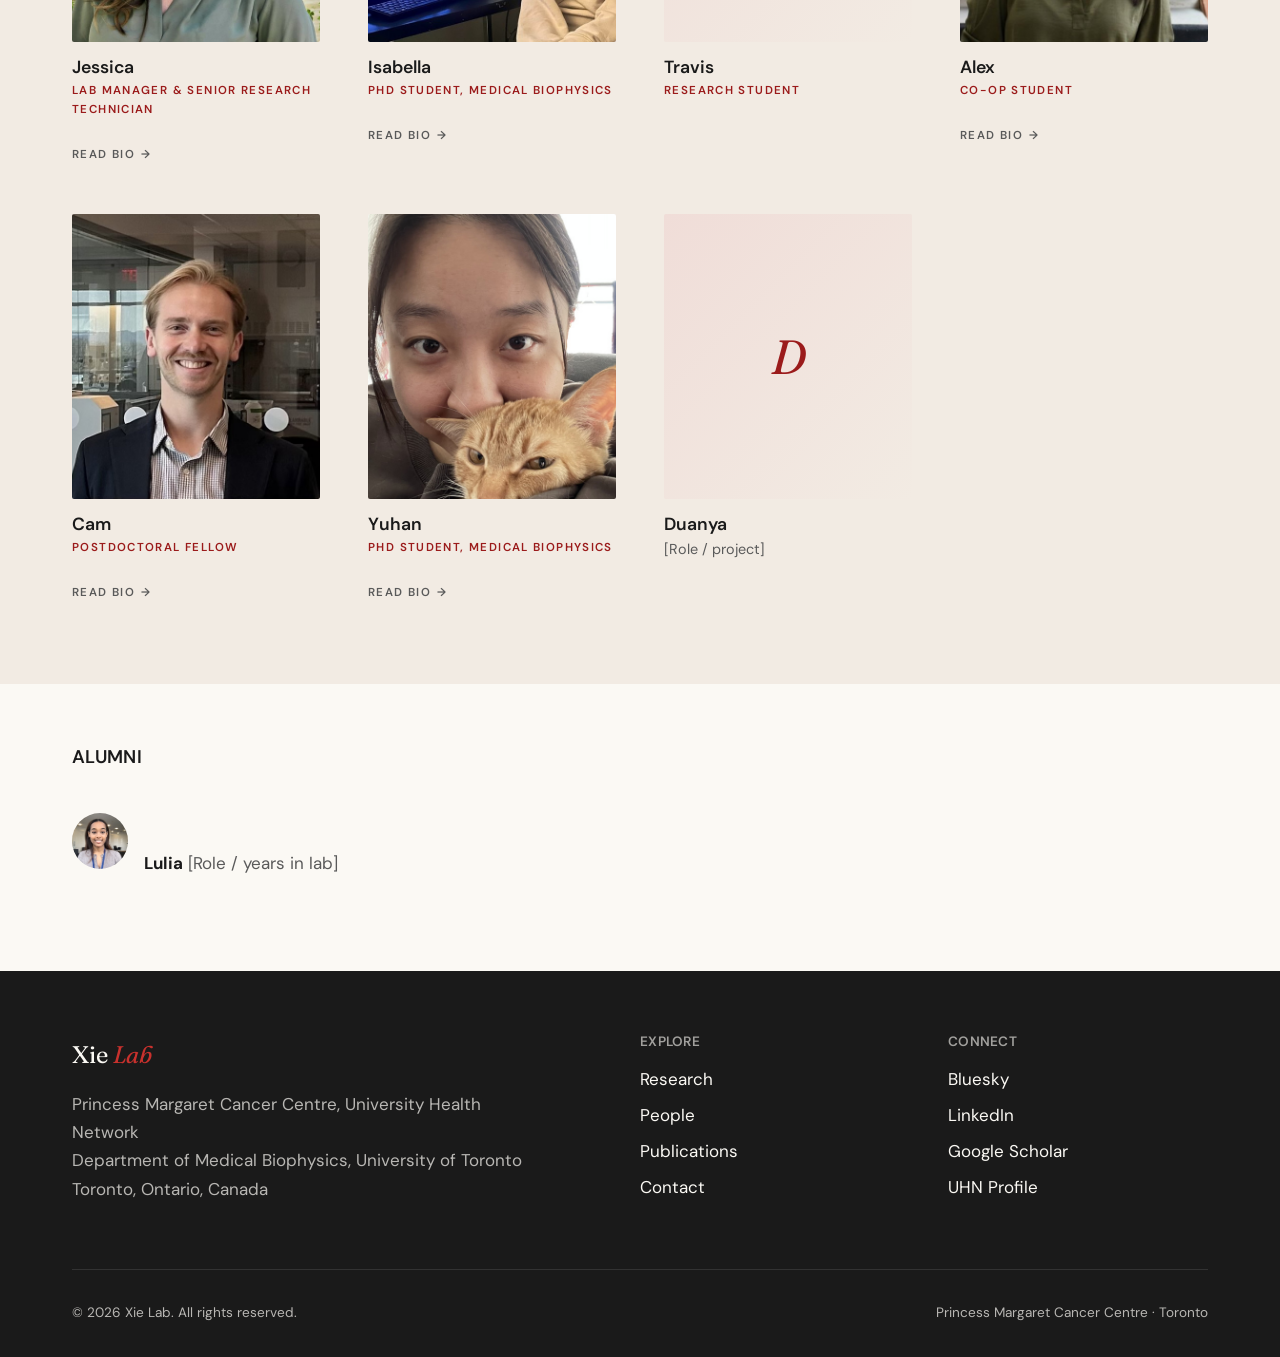
<file: people.html>
<!DOCTYPE html>
<html lang="en">
<head>
  <meta charset="UTF-8">
  <meta name="viewport" content="width=device-width, initial-scale=1.0">
  <title>People — Xie Lab</title>
  <meta name="description" content="The Xie Lab team at Princess Margaret Cancer Centre, led by principal investigator Stephanie Z. Xie.">
  <link rel="canonical" href="https://xielab.ca/people.html">
  <meta property="og:type" content="website">
  <meta property="og:site_name" content="Xie Lab">
  <meta property="og:title" content="People — Xie Lab">
  <meta property="og:description" content="The Xie Lab team at Princess Margaret Cancer Centre, led by principal investigator Stephanie Z. Xie.">
  <meta property="og:url" content="https://xielab.ca/people.html">
  <meta property="og:image" content="https://xielab.ca/research_diagram.png">
  <meta name="twitter:card" content="summary_large_image">
  <link rel="preconnect" href="https://fonts.googleapis.com">
  <link rel="preconnect" href="https://fonts.gstatic.com" crossorigin>
  <link href="https://fonts.googleapis.com/css2?family=Fraunces:ital,opsz,wght,SOFT@0,9..144,300..700,30..100;1,9..144,300..700,30..100&family=DM+Sans:wght@400;500;600;700&display=swap" rel="stylesheet">
  <link rel="icon" type="image/png" href="xie_logo.png">
  <link rel="stylesheet" href="css/styles.css">
</head>
<body>

  <header class="site-header">
    <nav class="nav">
      <a href="index.html" class="nav-logo"><img src="xie_logo.png" alt="Xie Lab"></a>
      <button class="nav-toggle" aria-label="Toggle menu" aria-expanded="false" aria-controls="nav-links">☰</button>
      <ul class="nav-links" id="nav-links">
        <li><a href="index.html">Home</a></li>
        <li><a href="research.html">Research</a></li>
        <li><a href="people.html" class="active">People</a></li>
        <li><a href="publications.html">Publications</a></li>
        <li><a href="contact.html">Contact</a></li>
      </ul>
    </nav>
  </header>

  <section class="page-header">
    <div class="container">
      <span class="eyebrow rise">People</span>
      <h1 class="rise d1">The people behind the science.</h1>
    </div>
  </section>

  <!-- PI -->
  <section class="people-section">
    <div class="container">
      <h4>Principal Investigator</h4>
      <div class="story-block" style="margin-top: 2rem;">
        <div>
          <div class="person-card">
            <div class="photo" style="background-image: none;">
              <img src="stephanie.jpg" alt="Stephanie Z. Xie" style="width:100%;height:100%;object-fit:cover;border-radius:2px;">
            </div>
          </div>
        </div>
        <div>
          <h2>Stephanie Z. Xie, Ph.D.</h2>
          <p style="color: var(--ink-muted); font-size: 1.1rem; margin-bottom: 1.5rem;">
            
            Allan Slaight Scientist, Princess Margaret Cancer Centre<br>
            Assistant Professor, Department of Medical Biophysics, University of Toronto
          </p>
          <p>
            Stephanie received her B.A. in biology at the University of Chicago and her Ph.D. at the
            Massachusetts Institute of Technology. She went on to postdoctoral fellowships at the
            Massachusetts General Hospital with Dr. David Scadden and at Princess Margaret Cancer
            Centre with Dr. John Dick.
          </p>
          <p>
            She is an Allan Slaight Scientist at the Princess Margaret Cancer Centre in the
            University Health Network and Assistant Professor in the Department of Medical
            Biophysics at the University of Toronto. She has been recognized for her work by
            the American Association for Cancer Research as a 2025 NextGen Star.
          </p>
          <p>
            When not in the lab, she enjoys cooking for her family and nurturing her orchids
            and many other plants.
          </p>
          <p style="margin-top: 2rem; display: flex; gap: 2rem; flex-wrap: wrap;">
            <a href="https://scholar.google.com/citations?user=MbxBhZsAAAAJ" class="arrow-link">Google Scholar</a>
            <a href="https://orcid.org/0000-0002-0284-494X" class="arrow-link">ORCID</a>
          </p>
        </div>
      </div>
    </div>
  </section>

  <!-- LAB MEMBERS -->
  <section class="people-section" style="background: var(--bg-alt);">
    <div class="container">
      <h4>Lab Members</h4>
      <div class="people-grid">
      <!-- members:start -->
        <a class="person-card person-link" href="people/jessica.html">
          <div class="photo" style="background-image: none;">
            <img src="jess.jpg" alt="Jessica" style="width:100%;height:100%;object-fit:cover;border-radius:2px;">
          </div>
          <h4>Jessica</h4>
          <p class="person-role">Lab Manager &amp; Senior Research Technician</p>
          <span class="person-more">Read bio</span>
        </a>

        <a class="person-card person-link" href="people/isabella.html">
          <div class="photo" style="background-image: none;">
            <img src="isabella.jpg" alt="Isabella" style="width:100%;height:100%;object-fit:cover;border-radius:2px;">
          </div>
          <h4>Isabella</h4>
          <p class="person-role">PhD Student, Medical Biophysics</p>
          <span class="person-more">Read bio</span>
        </a>

        <div class="person-card">
          <div class="photo">T</div>
          <h4>Travis</h4>
          <p class="person-role">Research Student</p>
        </div>

        <a class="person-card person-link" href="people/alex.html">
          <div class="photo" style="background-image: none;">
            <img src="alexandra.jpg" alt="Alex" style="width:100%;height:100%;object-fit:cover;border-radius:2px;">
          </div>
          <h4>Alex</h4>
          <p class="person-role">Co-op Student</p>
          <span class="person-more">Read bio</span>
        </a>

        <a class="person-card person-link" href="people/cam.html">
          <div class="photo" style="background-image: none;">
            <img src="cam.jpg" alt="Cam" style="width:100%;height:100%;object-fit:cover;border-radius:2px;">
          </div>
          <h4>Cam</h4>
          <p class="person-role">Postdoctoral Fellow</p>
          <span class="person-more">Read bio</span>
        </a>

        <a class="person-card person-link" href="people/yuhan.html">
          <div class="photo" style="background-image: none;">
            <img src="yuhan.jpg" alt="Yuhan" style="width:100%;height:100%;object-fit:cover;border-radius:2px;">
          </div>
          <h4>Yuhan</h4>
          <p class="person-role">PhD Student, Medical Biophysics</p>
          <span class="person-more">Read bio</span>
        </a>

        <div class="person-card">
          <div class="photo">D</div>
          <h4>Duanya</h4>
          <p>[Role / project]</p>
        </div>
      <!-- members:end -->
      </div>
    </div>
  </section>

  <!-- ALUMNI -->
  <section class="people-section">
    <div class="container">
      <h4>Alumni</h4>
      <ul class="alumni-list">
        <li>
          <img src="lulia.jpg" alt="Lulia" class="alumni-photo" loading="lazy">
          <div><strong>Lulia</strong> <span>[Role / years in lab]</span></div>
        </li>
      </ul>
    </div>
  </section>

  <footer class="site-footer">
    <div class="container">
      <div class="footer-grid">
        <div>
          <span class="footer-logo">Xie <em>Lab</em></span>
          <p style="opacity: 0.7; max-width: 40ch;">
            Princess Margaret Cancer Centre, University Health Network<br>
            Department of Medical Biophysics, University of Toronto<br>
            Toronto, Ontario, Canada
          </p>
        </div>
        <div>
          <h4>Explore</h4>
          <ul>
            <li><a href="research.html">Research</a></li>
            <li><a href="people.html">People</a></li>
            <li><a href="publications.html">Publications</a></li>
            <li><a href="contact.html">Contact</a></li>
          </ul>
        </div>
        <div>
          <h4>Connect</h4>
          <ul>
            <li><a href="https://bsky.app/profile/stephxie.bsky.social">Bluesky</a></li>
            <li><a href="https://www.linkedin.com/in/stephaniexielab/">LinkedIn</a></li>
            <li><a href="https://scholar.google.com/citations?user=MbxBhZsAAAAJ">Google Scholar</a></li>
            <li><a href="https://www.uhnresearch.ca/researcher/stephanie-xie">UHN Profile</a></li>
          </ul>
        </div>
      </div>
      <div class="footer-bottom">
        <span>© <span id="year"></span> Xie Lab. All rights reserved.</span>
        <span>Princess Margaret Cancer Centre · Toronto</span>
      </div>
    </div>
  </footer>

  <script>
    document.querySelector('.nav-toggle').addEventListener('click', function() {
      var open = document.querySelector('.nav-links').classList.toggle('open');
      this.setAttribute('aria-expanded', open);
    });
    document.getElementById('year').textContent = new Date().getFullYear();
  </script>

</body>
</html>
</file>
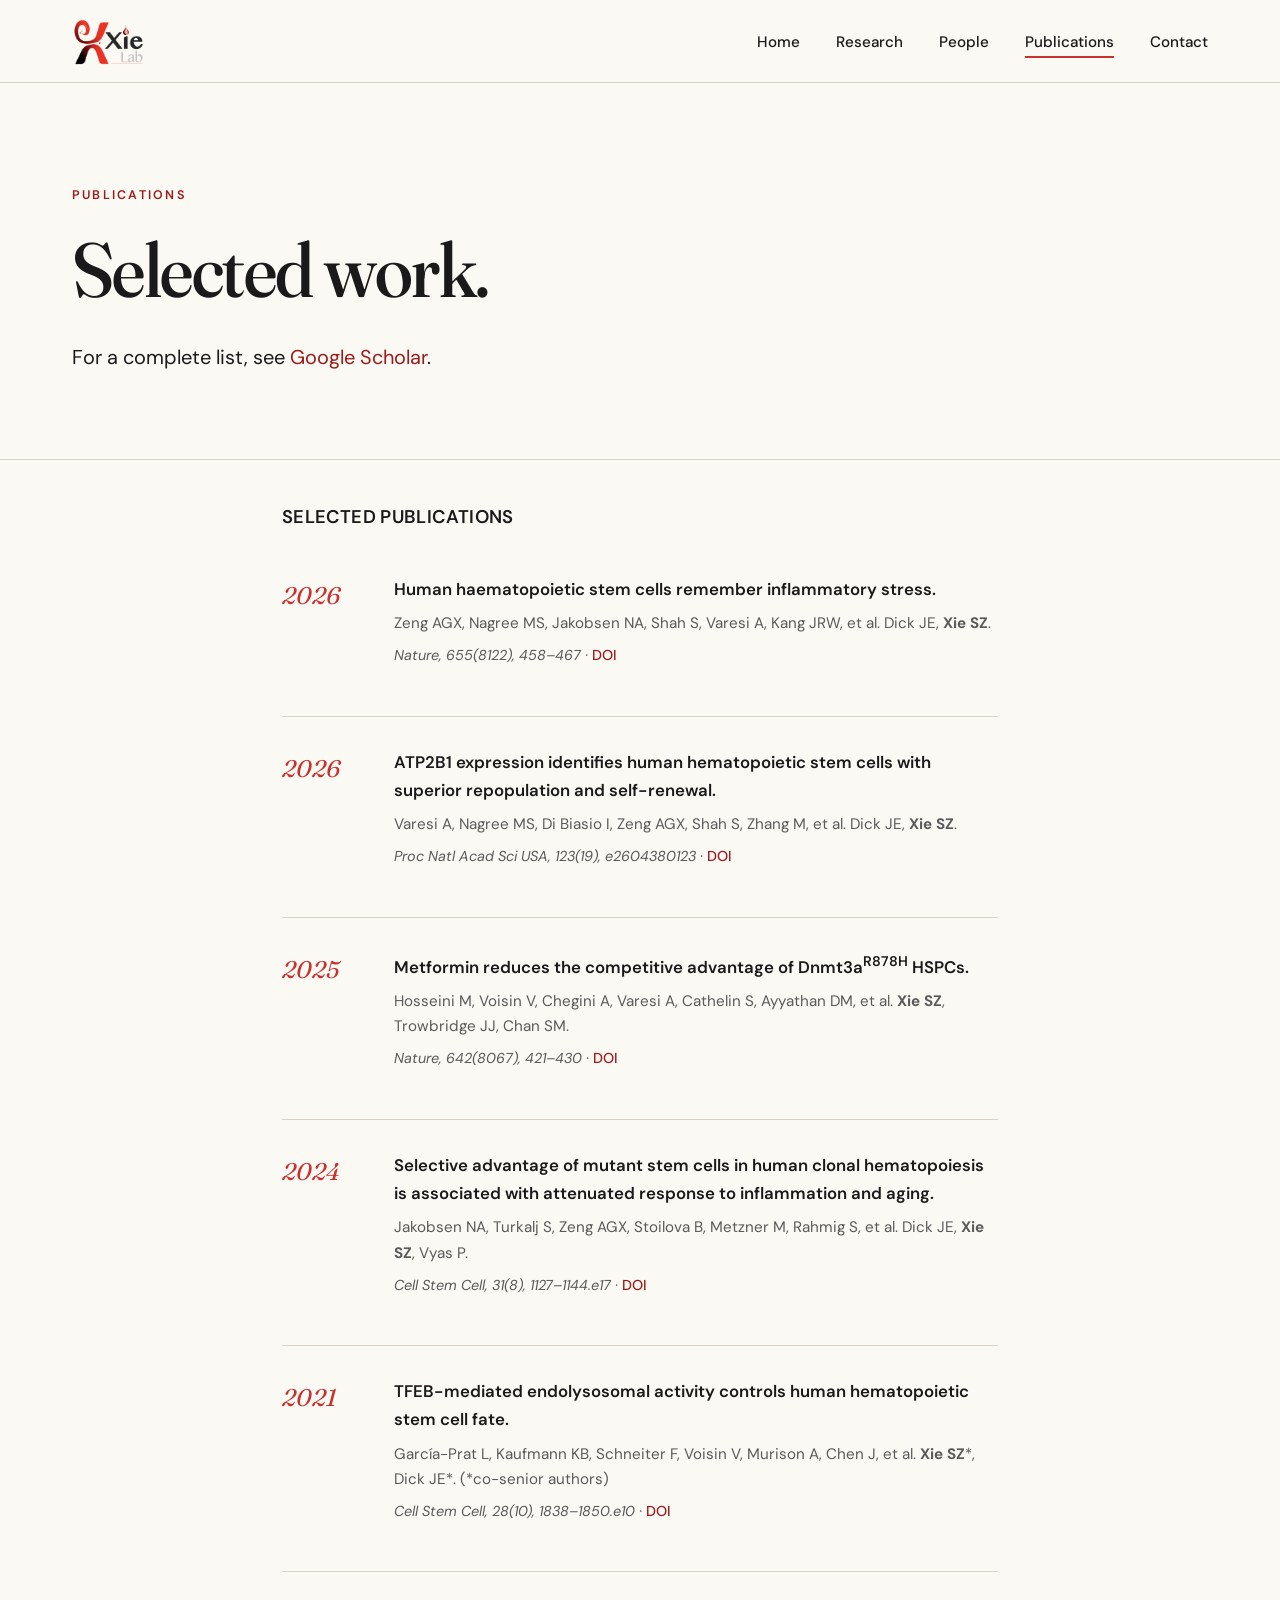
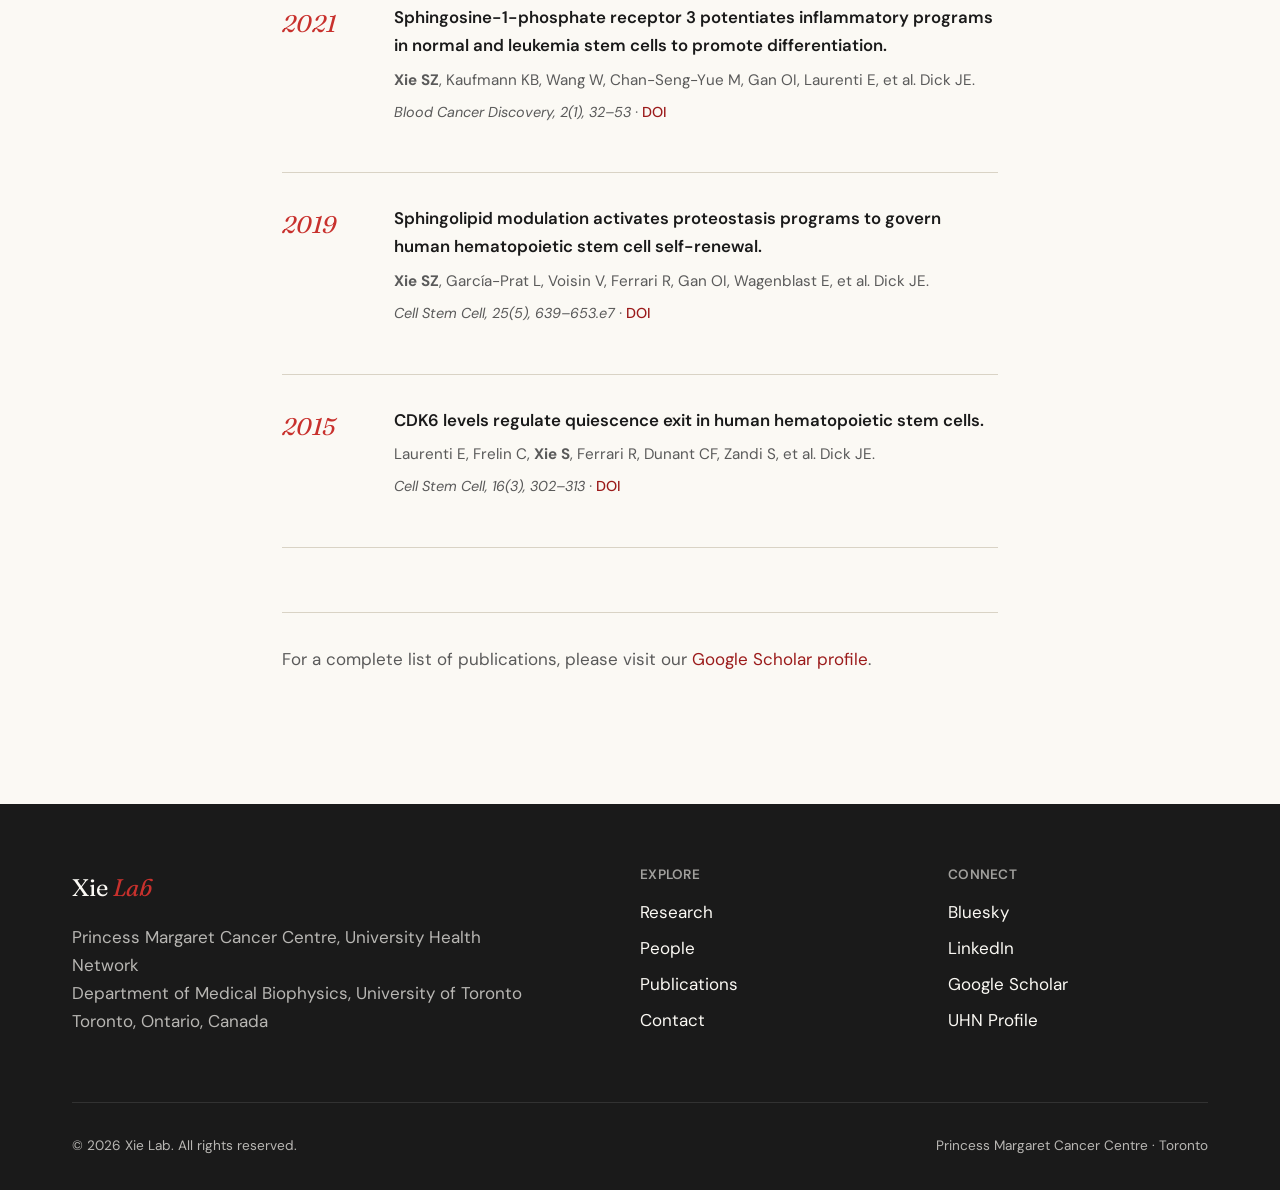
<file: publications.html>
<!DOCTYPE html>
<html lang="en">
<head>
  <meta charset="UTF-8">
  <meta name="viewport" content="width=device-width, initial-scale=1.0">
  <title>Publications — Xie Lab</title>
  <meta name="description" content="Selected publications from the Xie Lab, including work in Nature, Cell Stem Cell, PNAS, and Blood Cancer Discovery.">
  <link rel="canonical" href="https://xielab.ca/publications.html">
  <meta property="og:type" content="website">
  <meta property="og:site_name" content="Xie Lab">
  <meta property="og:title" content="Publications — Xie Lab">
  <meta property="og:description" content="Selected publications from the Xie Lab, including work in Nature, Cell Stem Cell, PNAS, and Blood Cancer Discovery.">
  <meta property="og:url" content="https://xielab.ca/publications.html">
  <meta property="og:image" content="https://xielab.ca/research_diagram.png">
  <meta name="twitter:card" content="summary_large_image">
  <link rel="preconnect" href="https://fonts.googleapis.com">
  <link rel="preconnect" href="https://fonts.gstatic.com" crossorigin>
  <link href="https://fonts.googleapis.com/css2?family=Fraunces:ital,opsz,wght,SOFT@0,9..144,300..700,30..100;1,9..144,300..700,30..100&family=DM+Sans:wght@400;500;600;700&display=swap" rel="stylesheet">
  <link rel="icon" type="image/png" href="xie_logo.png">
  <link rel="stylesheet" href="css/styles.css">
</head>
<body>

  <header class="site-header">
    <nav class="nav">
      <a href="index.html" class="nav-logo"><img src="xie_logo.png" alt="Xie Lab"></a>
      <button class="nav-toggle" aria-label="Toggle menu" aria-expanded="false" aria-controls="nav-links">☰</button>
      <ul class="nav-links" id="nav-links">
        <li><a href="index.html">Home</a></li>
        <li><a href="research.html">Research</a></li>
        <li><a href="people.html">People</a></li>
        <li><a href="publications.html" class="active">Publications</a></li>
        <li><a href="contact.html">Contact</a></li>
      </ul>
    </nav>
  </header>

  <section class="page-header">
    <div class="container">
      <span class="eyebrow rise">Publications</span>
      <h1 class="rise d1">Selected work.</h1>
      <p class="lead rise d2" style="margin-top: 2rem;">
        For a complete list, see
        <a href="https://scholar.google.com/citations?user=MbxBhZsAAAAJ">Google Scholar</a>.
      </p>
    </div>
  </section>

  <section style="padding-top: 3rem;">
    <div class="container-narrow">

      <h4 style="margin-bottom: 1rem;">Selected Publications</h4>
      <ul class="pub-list">

        <li class="pub-item">
          <span class="pub-year">2026</span>
          <div>
            <p class="pub-title">Human haematopoietic stem cells remember inflammatory stress.</p>
            <p class="pub-authors">Zeng AGX, Nagree MS, Jakobsen NA, Shah S, Varesi A, Kang JRW, et al. Dick JE, <strong>Xie SZ</strong>.</p>
            <p class="pub-journal">Nature, 655(8122), 458–467 · <a href="https://doi.org/10.1038/s41586-026-10522-7">DOI</a></p>
          </div>
        </li>

        <li class="pub-item">
          <span class="pub-year">2026</span>
          <div>
            <p class="pub-title">ATP2B1 expression identifies human hematopoietic stem cells with superior repopulation and self-renewal.</p>
            <p class="pub-authors">Varesi A, Nagree MS, Di Biasio I, Zeng AGX, Shah S, Zhang M, et al. Dick JE, <strong>Xie SZ</strong>.</p>
            <p class="pub-journal">Proc Natl Acad Sci USA, 123(19), e2604380123 · <a href="https://doi.org/10.1073/pnas.2604380123">DOI</a></p>
          </div>
        </li>

        <li class="pub-item">
          <span class="pub-year">2025</span>
          <div>
            <p class="pub-title">Metformin reduces the competitive advantage of Dnmt3a<sup>R878H</sup> HSPCs.</p>
            <p class="pub-authors">Hosseini M, Voisin V, Chegini A, Varesi A, Cathelin S, Ayyathan DM, et al. <strong>Xie SZ</strong>, Trowbridge JJ, Chan SM.</p>
            <p class="pub-journal">Nature, 642(8067), 421–430 · <a href="https://doi.org/10.1038/s41586-025-08871-w">DOI</a></p>
          </div>
        </li>

        <li class="pub-item">
          <span class="pub-year">2024</span>
          <div>
            <p class="pub-title">Selective advantage of mutant stem cells in human clonal hematopoiesis is associated with attenuated response to inflammation and aging.</p>
            <p class="pub-authors">Jakobsen NA, Turkalj S, Zeng AGX, Stoilova B, Metzner M, Rahmig S, et al. Dick JE, <strong>Xie SZ</strong>, Vyas P.</p>
            <p class="pub-journal">Cell Stem Cell, 31(8), 1127–1144.e17 · <a href="https://doi.org/10.1016/j.stem.2024.05.010">DOI</a></p>
          </div>
        </li>

        <li class="pub-item">
          <span class="pub-year">2021</span>
          <div>
            <p class="pub-title">TFEB-mediated endolysosomal activity controls human hematopoietic stem cell fate.</p>
            <p class="pub-authors">García-Prat L, Kaufmann KB, Schneiter F, Voisin V, Murison A, Chen J, et al. <strong>Xie SZ</strong>*, Dick JE*. (*co-senior authors)</p>
            <p class="pub-journal">Cell Stem Cell, 28(10), 1838–1850.e10 · <a href="https://doi.org/10.1016/j.stem.2021.07.003">DOI</a></p>
          </div>
        </li>

        <li class="pub-item">
          <span class="pub-year">2021</span>
          <div>
            <p class="pub-title">Sphingosine-1-phosphate receptor 3 potentiates inflammatory programs in normal and leukemia stem cells to promote differentiation.</p>
            <p class="pub-authors"><strong>Xie SZ</strong>, Kaufmann KB, Wang W, Chan-Seng-Yue M, Gan OI, Laurenti E, et al. Dick JE.</p>
            <p class="pub-journal">Blood Cancer Discovery, 2(1), 32–53 · <a href="https://doi.org/10.1158/2643-3230.BCD-20-0155">DOI</a></p>
          </div>
        </li>

        <li class="pub-item">
          <span class="pub-year">2019</span>
          <div>
            <p class="pub-title">Sphingolipid modulation activates proteostasis programs to govern human hematopoietic stem cell self-renewal.</p>
            <p class="pub-authors"><strong>Xie SZ</strong>, García-Prat L, Voisin V, Ferrari R, Gan OI, Wagenblast E, et al. Dick JE.</p>
            <p class="pub-journal">Cell Stem Cell, 25(5), 639–653.e7 · <a href="https://doi.org/10.1016/j.stem.2019.09.008">DOI</a></p>
          </div>
        </li>

        <li class="pub-item">
          <span class="pub-year">2015</span>
          <div>
            <p class="pub-title">CDK6 levels regulate quiescence exit in human hematopoietic stem cells.</p>
            <p class="pub-authors">Laurenti E, Frelin C, <strong>Xie S</strong>, Ferrari R, Dunant CF, Zandi S, et al. Dick JE.</p>
            <p class="pub-journal">Cell Stem Cell, 16(3), 302–313 · <a href="https://doi.org/10.1016/j.stem.2015.01.017">DOI</a></p>
          </div>
        </li>

      </ul>

      <p style="margin-top: 4rem; padding-top: 2rem; border-top: 1px solid var(--rule); color: var(--ink-muted);">
        For a complete list of publications, please visit our
        <a href="https://scholar.google.com/citations?user=MbxBhZsAAAAJ">Google Scholar profile</a>.
      </p>

    </div>
  </section>

  <footer class="site-footer">
    <div class="container">
      <div class="footer-grid">
        <div>
          <span class="footer-logo">Xie <em>Lab</em></span>
          <p style="opacity: 0.7; max-width: 40ch;">
            Princess Margaret Cancer Centre, University Health Network<br>
            Department of Medical Biophysics, University of Toronto<br>
            Toronto, Ontario, Canada
          </p>
        </div>
        <div>
          <h4>Explore</h4>
          <ul>
            <li><a href="research.html">Research</a></li>
            <li><a href="people.html">People</a></li>
            <li><a href="publications.html">Publications</a></li>
            <li><a href="contact.html">Contact</a></li>
          </ul>
        </div>
        <div>
          <h4>Connect</h4>
          <ul>
            <li><a href="https://bsky.app/profile/stephxie.bsky.social">Bluesky</a></li>
            <li><a href="https://www.linkedin.com/in/stephaniexielab/">LinkedIn</a></li>
            <li><a href="https://scholar.google.com/citations?user=MbxBhZsAAAAJ">Google Scholar</a></li>
            <li><a href="https://www.uhnresearch.ca/researcher/stephanie-xie">UHN Profile</a></li>
          </ul>
        </div>
      </div>
      <div class="footer-bottom">
        <span>© <span id="year"></span> Xie Lab. All rights reserved.</span>
        <span>Princess Margaret Cancer Centre · Toronto</span>
      </div>
    </div>
  </footer>

  <script>
    document.querySelector('.nav-toggle').addEventListener('click', function() {
      var open = document.querySelector('.nav-links').classList.toggle('open');
      this.setAttribute('aria-expanded', open);
    });
    document.getElementById('year').textContent = new Date().getFullYear();
  </script>

</body>
</html>
</file>
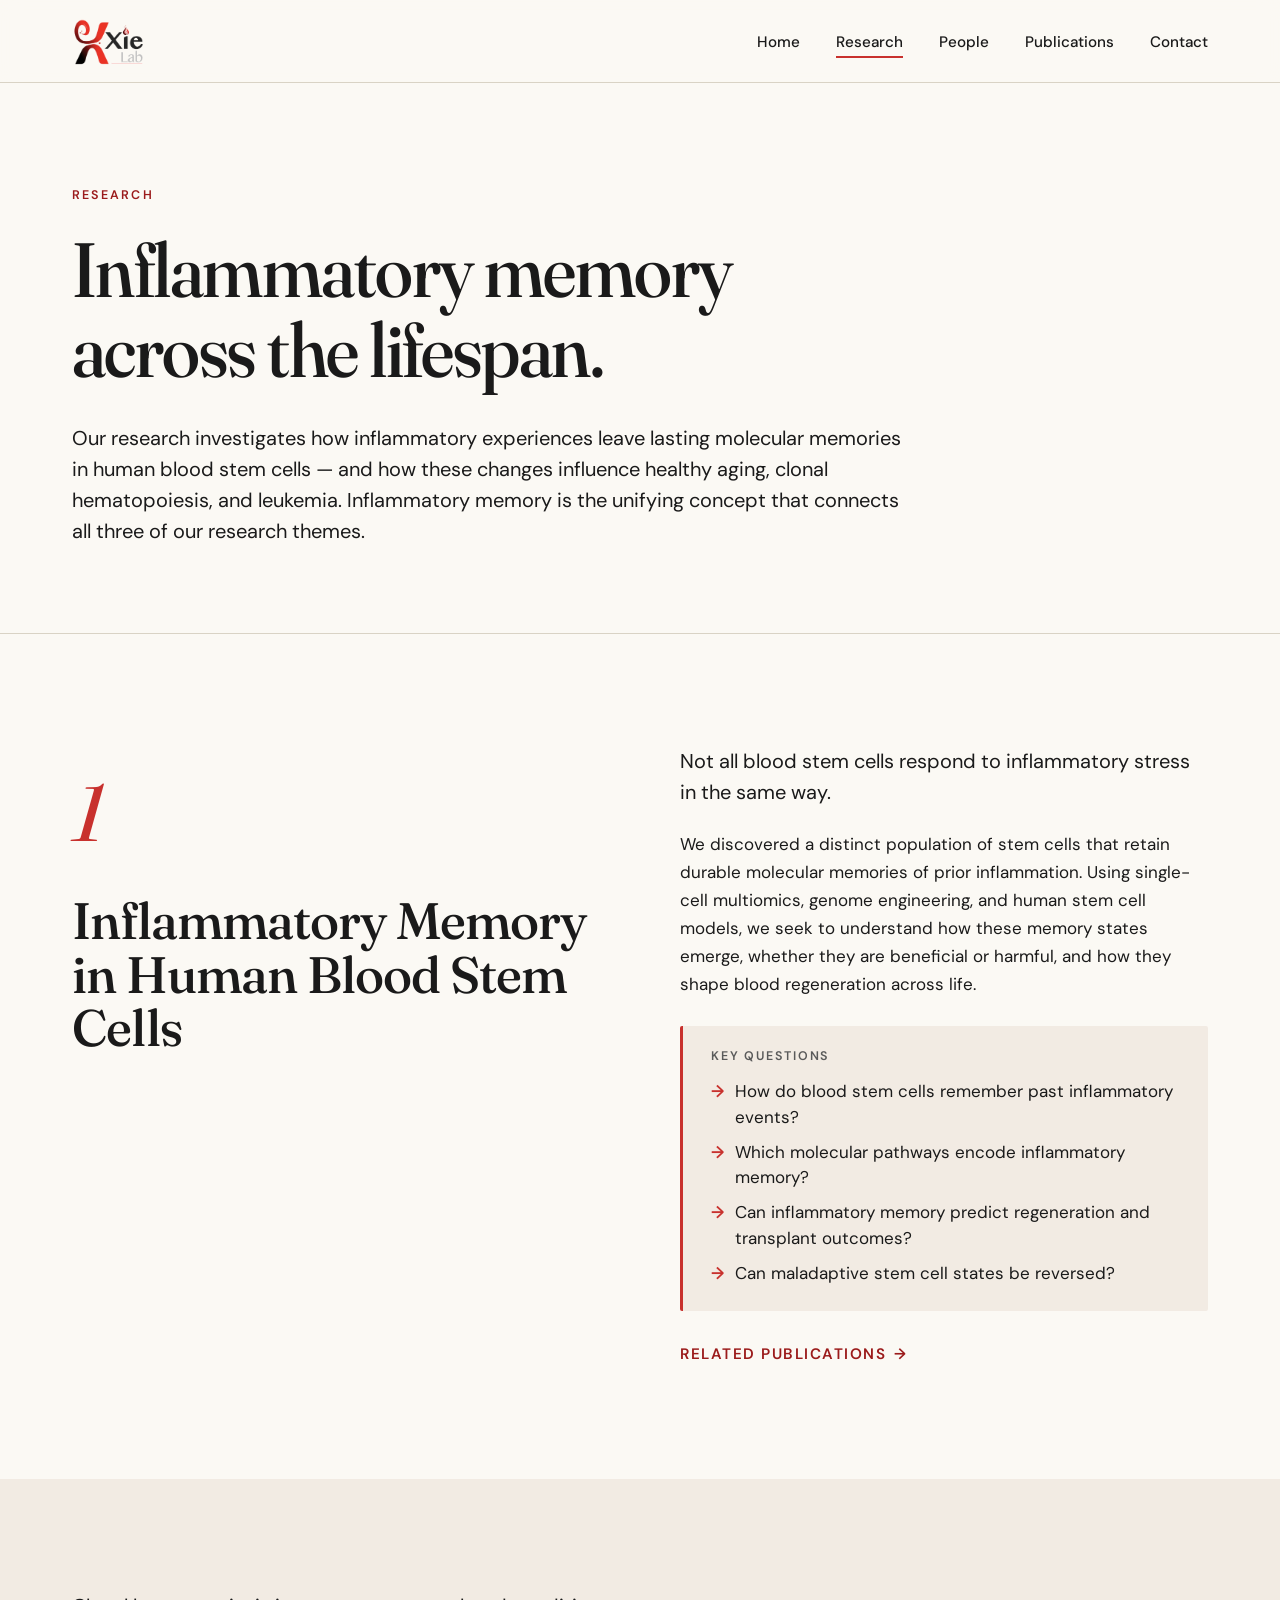
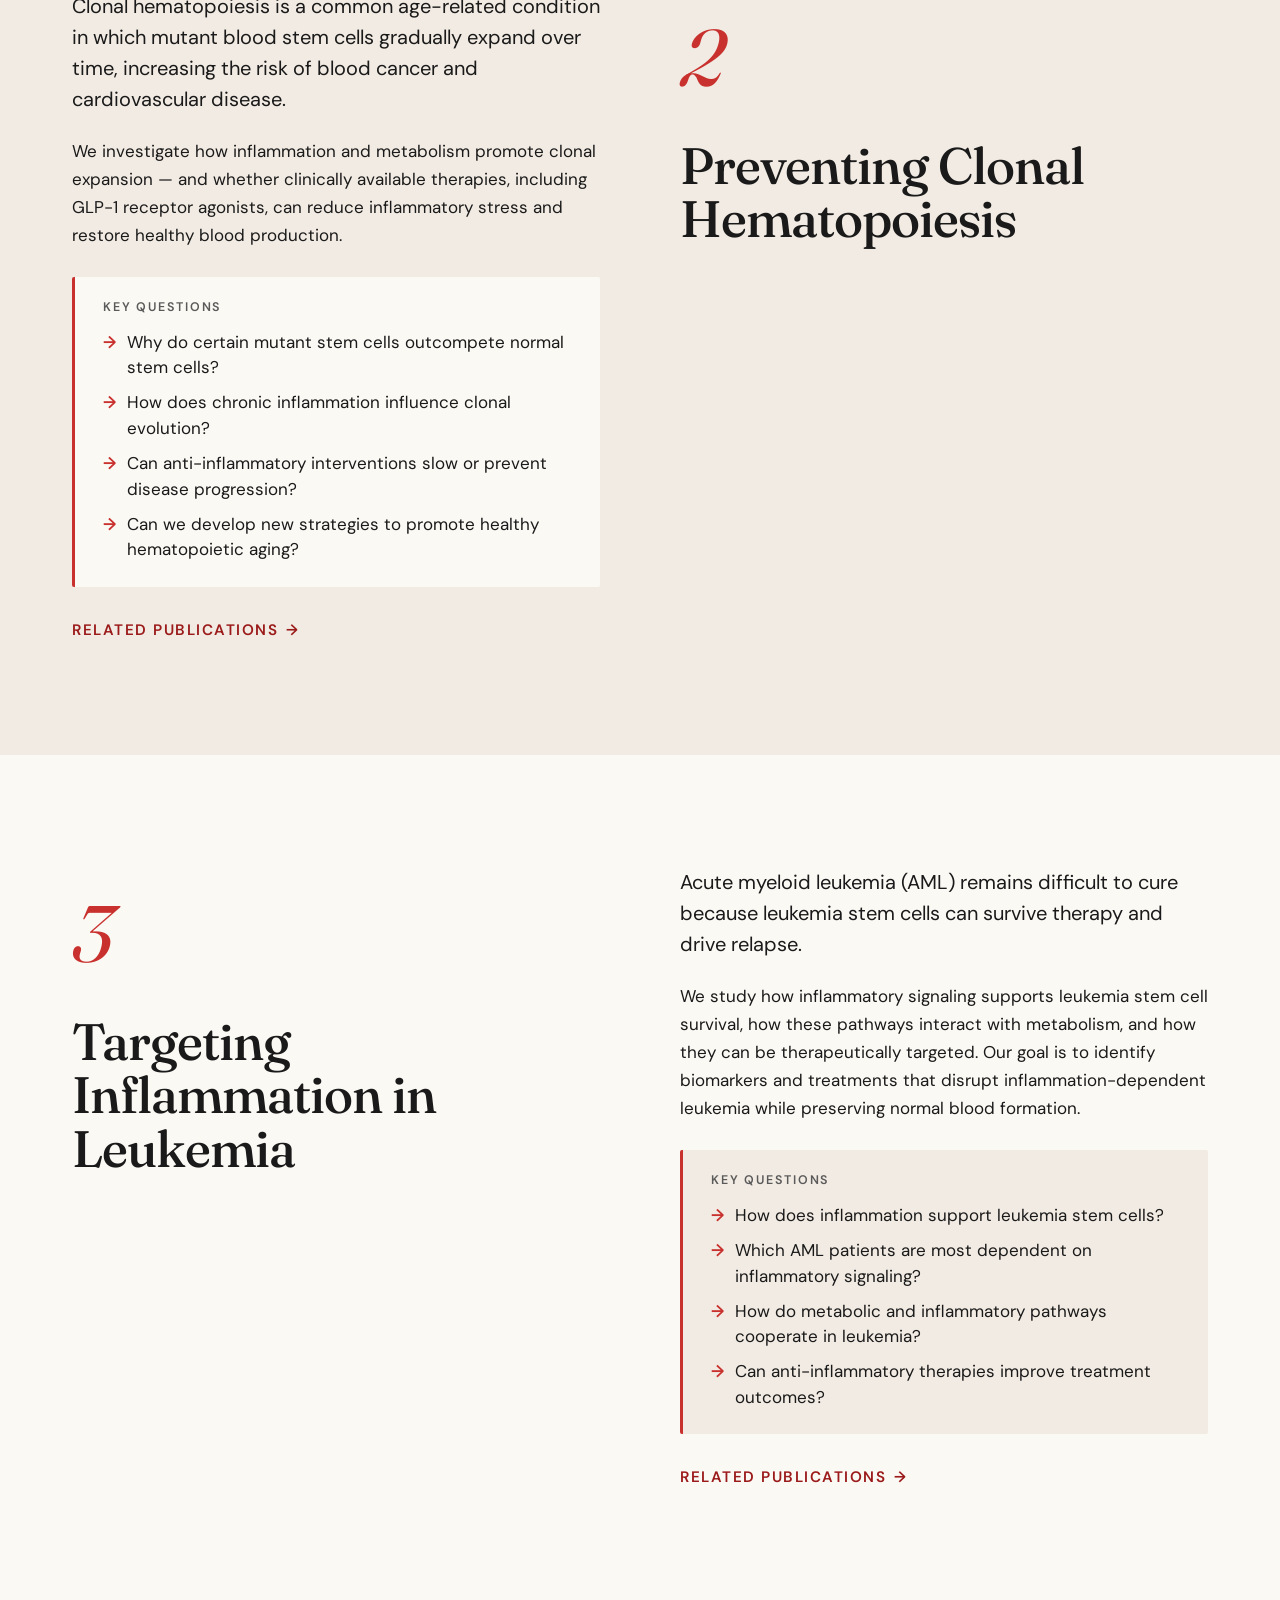
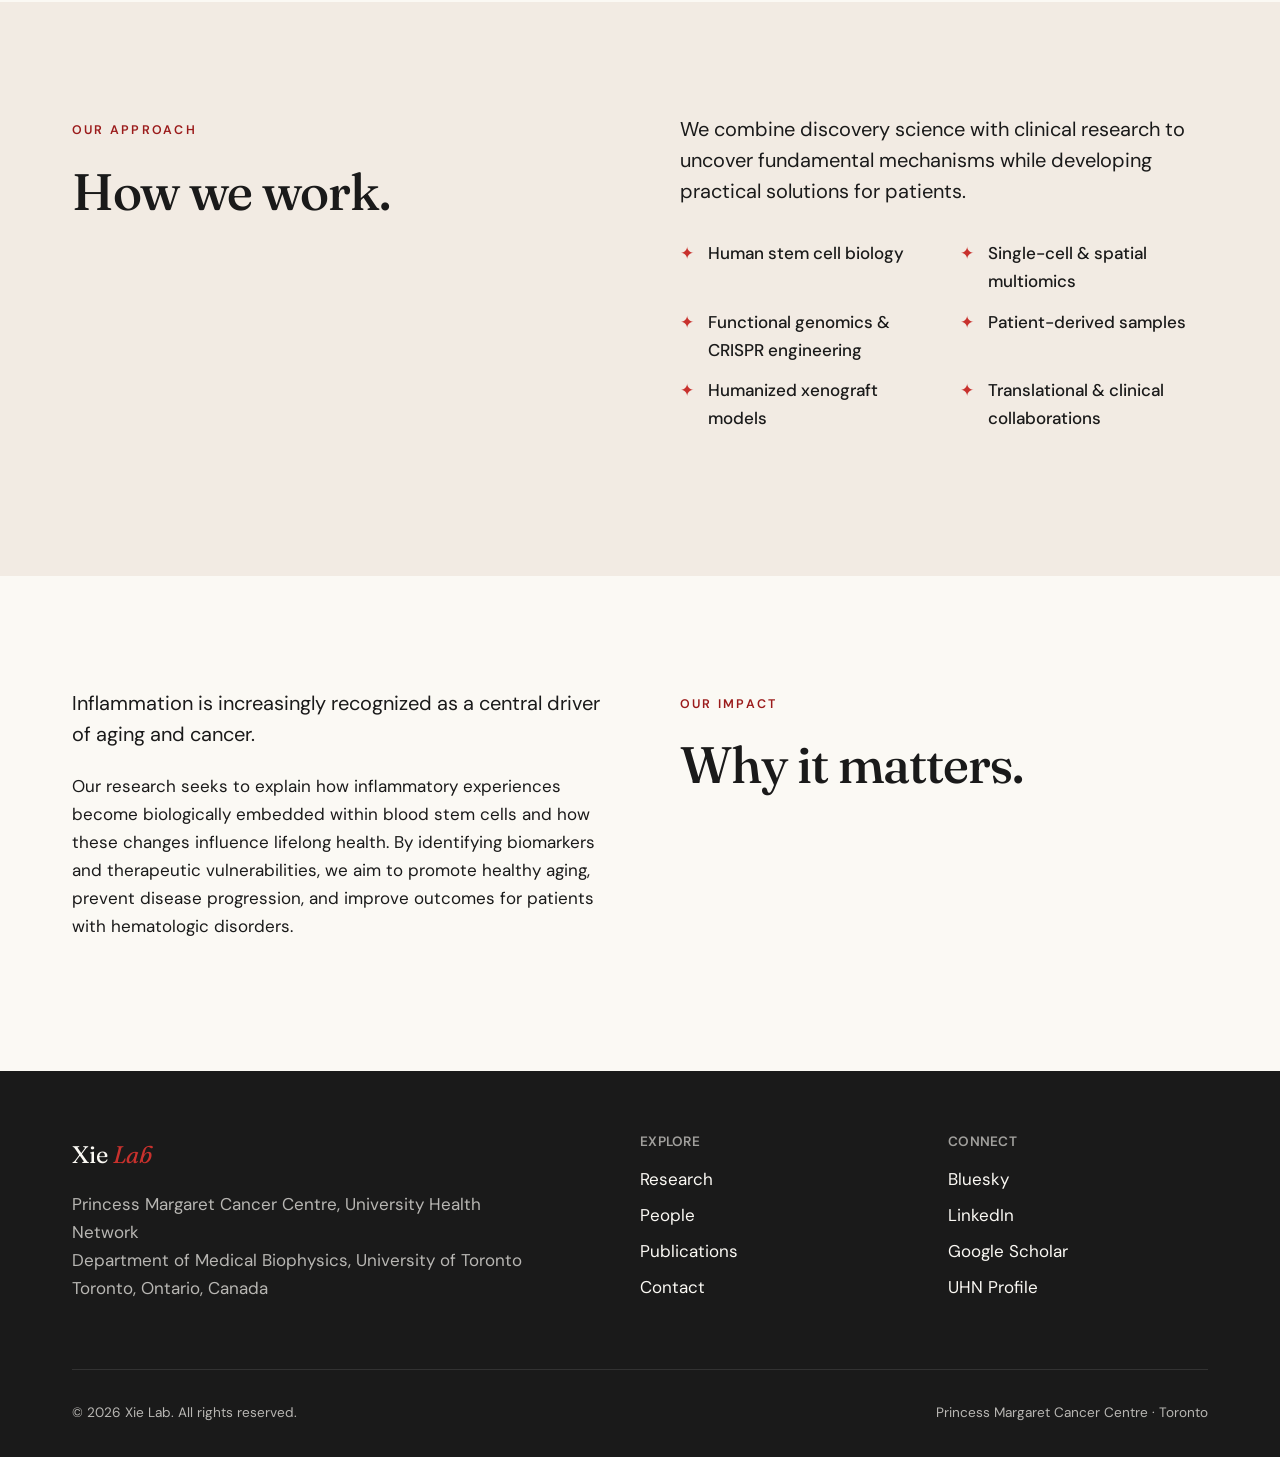
<file: research.html>
<!DOCTYPE html>
<html lang="en">
<head>
  <meta charset="UTF-8">
  <meta name="viewport" content="width=device-width, initial-scale=1.0">
  <title>Research — Xie Lab</title>
  <meta name="description" content="How inflammatory experiences leave lasting molecular memories in human blood stem cells, and how these changes influence healthy aging, clonal hematopoiesis, and leukemia.">
  <link rel="canonical" href="https://xielab.ca/research.html">
  <meta property="og:type" content="website">
  <meta property="og:site_name" content="Xie Lab">
  <meta property="og:title" content="Research — Xie Lab">
  <meta property="og:description" content="How inflammatory experiences leave lasting molecular memories in human blood stem cells, and how these changes influence healthy aging, clonal hematopoiesis, and leukemia.">
  <meta property="og:url" content="https://xielab.ca/research.html">
  <meta property="og:image" content="https://xielab.ca/research_diagram.png">
  <meta name="twitter:card" content="summary_large_image">
  <link rel="preconnect" href="https://fonts.googleapis.com">
  <link rel="preconnect" href="https://fonts.gstatic.com" crossorigin>
  <link href="https://fonts.googleapis.com/css2?family=Fraunces:ital,opsz,wght,SOFT@0,9..144,300..700,30..100;1,9..144,300..700,30..100&family=DM+Sans:wght@400;500;600;700&display=swap" rel="stylesheet">
  <link rel="icon" type="image/png" href="xie_logo.png">
  <link rel="stylesheet" href="css/styles.css">
</head>
<body>

  <header class="site-header">
    <nav class="nav">
      <a href="index.html" class="nav-logo"><img src="xie_logo.png" alt="Xie Lab"></a>
      <button class="nav-toggle" aria-label="Toggle menu" aria-expanded="false" aria-controls="nav-links">☰</button>
      <ul class="nav-links" id="nav-links">
        <li><a href="index.html">Home</a></li>
        <li><a href="research.html" class="active">Research</a></li>
        <li><a href="people.html">People</a></li>
        <li><a href="publications.html">Publications</a></li>
        <li><a href="contact.html">Contact</a></li>
      </ul>
    </nav>
  </header>

  <section class="page-header">
    <div class="container">
      <span class="eyebrow rise">Research</span>
      <h1 class="rise d1">Inflammatory memory<br>across the lifespan.</h1>
      <p class="lead rise d2" style="margin-top: 2rem;">
        Our research investigates how inflammatory experiences leave lasting molecular memories in
        human blood stem cells — and how these changes influence healthy aging, clonal hematopoiesis,
        and leukemia. Inflammatory memory is the unifying concept that connects all three of our
        research themes.
      </p>
    </div>
  </section>

  <!-- AREA 1 -->
  <section id="area-1">
    <div class="container">
      <div class="story-block">
        <div>
          <span class="research-num" style="font-size: 5rem;">1</span>
          <h2>Inflammatory Memory in Human Blood Stem Cells</h2>
        </div>
        <div>
          <p class="lead">
            Not all blood stem cells respond to inflammatory stress in the same way.
          </p>
          <p>
            We discovered a distinct population of stem cells that retain durable molecular memories of
            prior inflammation. Using single-cell multiomics, genome engineering, and human stem cell
            models, we seek to understand how these memory states emerge, whether they are beneficial or
            harmful, and how they shape blood regeneration across life.
          </p>
          <div class="key-questions">
            <h4>Key Questions</h4>
            <ul>
              <li>How do blood stem cells remember past inflammatory events?</li>
              <li>Which molecular pathways encode inflammatory memory?</li>
              <li>Can inflammatory memory predict regeneration and transplant outcomes?</li>
              <li>Can maladaptive stem cell states be reversed?</li>
            </ul>
          </div>
          <a href="publications.html" class="arrow-link">Related publications</a>
        </div>
      </div>
    </div>
  </section>

  <!-- AREA 2 -->
  <section id="area-2" class="story">
    <div class="container">
      <div class="story-block reverse">
        <div>
          <span class="research-num" style="font-size: 5rem;">2</span>
          <h2>Preventing Clonal Hematopoiesis</h2>
        </div>
        <div>
          <p class="lead">
            Clonal hematopoiesis is a common age-related condition in which mutant blood stem cells
            gradually expand over time, increasing the risk of blood cancer and cardiovascular disease.
          </p>
          <p>
            We investigate how inflammation and metabolism promote clonal expansion — and whether
            clinically available therapies, including GLP-1 receptor agonists, can reduce inflammatory
            stress and restore healthy blood production.
          </p>
          <div class="key-questions">
            <h4>Key Questions</h4>
            <ul>
              <li>Why do certain mutant stem cells outcompete normal stem cells?</li>
              <li>How does chronic inflammation influence clonal evolution?</li>
              <li>Can anti-inflammatory interventions slow or prevent disease progression?</li>
              <li>Can we develop new strategies to promote healthy hematopoietic aging?</li>
            </ul>
          </div>
          <a href="publications.html" class="arrow-link">Related publications</a>
        </div>
      </div>
    </div>
  </section>

  <!-- AREA 3 -->
  <section id="area-3">
    <div class="container">
      <div class="story-block">
        <div>
          <span class="research-num" style="font-size: 5rem;">3</span>
          <h2>Targeting Inflammation in Leukemia</h2>
        </div>
        <div>
          <p class="lead">
            Acute myeloid leukemia (AML) remains difficult to cure because leukemia stem cells can
            survive therapy and drive relapse.
          </p>
          <p>
            We study how inflammatory signaling supports leukemia stem cell survival, how these pathways
            interact with metabolism, and how they can be therapeutically targeted. Our goal is to identify
            biomarkers and treatments that disrupt inflammation-dependent leukemia while preserving normal
            blood formation.
          </p>
          <div class="key-questions">
            <h4>Key Questions</h4>
            <ul>
              <li>How does inflammation support leukemia stem cells?</li>
              <li>Which AML patients are most dependent on inflammatory signaling?</li>
              <li>How do metabolic and inflammatory pathways cooperate in leukemia?</li>
              <li>Can anti-inflammatory therapies improve treatment outcomes?</li>
            </ul>
          </div>
          <a href="publications.html" class="arrow-link">Related publications</a>
        </div>
      </div>
    </div>
  </section>

  <!-- HOW WE WORK -->
  <section id="approach" class="story">
    <div class="container">
      <div class="story-block">
        <div>
          <span class="eyebrow">Our Approach</span>
          <h2>How we work.</h2>
        </div>
        <div>
          <p class="lead">
            We combine discovery science with clinical research to uncover fundamental mechanisms while
            developing practical solutions for patients.
          </p>
          <ul class="approach-list">
            <li>Human stem cell biology</li>
            <li>Single-cell &amp; spatial multiomics</li>
            <li>Functional genomics &amp; CRISPR engineering</li>
            <li>Patient-derived samples</li>
            <li>Humanized xenograft models</li>
            <li>Translational &amp; clinical collaborations</li>
          </ul>
        </div>
      </div>
    </div>
  </section>

  <!-- WHY IT MATTERS -->
  <section id="impact">
    <div class="container">
      <div class="story-block reverse">
        <div>
          <span class="eyebrow">Our Impact</span>
          <h2>Why it matters.</h2>
        </div>
        <div>
          <p class="lead">
            Inflammation is increasingly recognized as a central driver of aging and cancer.
          </p>
          <p>
            Our research seeks to explain how inflammatory experiences become biologically embedded within
            blood stem cells and how these changes influence lifelong health. By identifying biomarkers and
            therapeutic vulnerabilities, we aim to promote healthy aging, prevent disease progression, and
            improve outcomes for patients with hematologic disorders.
          </p>
        </div>
      </div>
    </div>
  </section>

  <footer class="site-footer">
    <div class="container">
      <div class="footer-grid">
        <div>
          <span class="footer-logo">Xie <em>Lab</em></span>
          <p style="opacity: 0.7; max-width: 40ch;">
            Princess Margaret Cancer Centre, University Health Network<br>
            Department of Medical Biophysics, University of Toronto<br>
            Toronto, Ontario, Canada
          </p>
        </div>
        <div>
          <h4>Explore</h4>
          <ul>
            <li><a href="research.html">Research</a></li>
            <li><a href="people.html">People</a></li>
            <li><a href="publications.html">Publications</a></li>
            <li><a href="contact.html">Contact</a></li>
          </ul>
        </div>
        <div>
          <h4>Connect</h4>
          <ul>
            <li><a href="https://bsky.app/profile/stephxie.bsky.social">Bluesky</a></li>
            <li><a href="https://www.linkedin.com/in/stephaniexielab/">LinkedIn</a></li>
            <li><a href="https://scholar.google.com/citations?user=MbxBhZsAAAAJ">Google Scholar</a></li>
            <li><a href="https://www.uhnresearch.ca/researcher/stephanie-xie">UHN Profile</a></li>
          </ul>
        </div>
      </div>
      <div class="footer-bottom">
        <span>© <span id="year"></span> Xie Lab. All rights reserved.</span>
        <span>Princess Margaret Cancer Centre · Toronto</span>
      </div>
    </div>
  </footer>

  <script>
    document.querySelector('.nav-toggle').addEventListener('click', function() {
      var open = document.querySelector('.nav-links').classList.toggle('open');
      this.setAttribute('aria-expanded', open);
    });
    document.getElementById('year').textContent = new Date().getFullYear();
  </script>

</body>
</html>
</file>
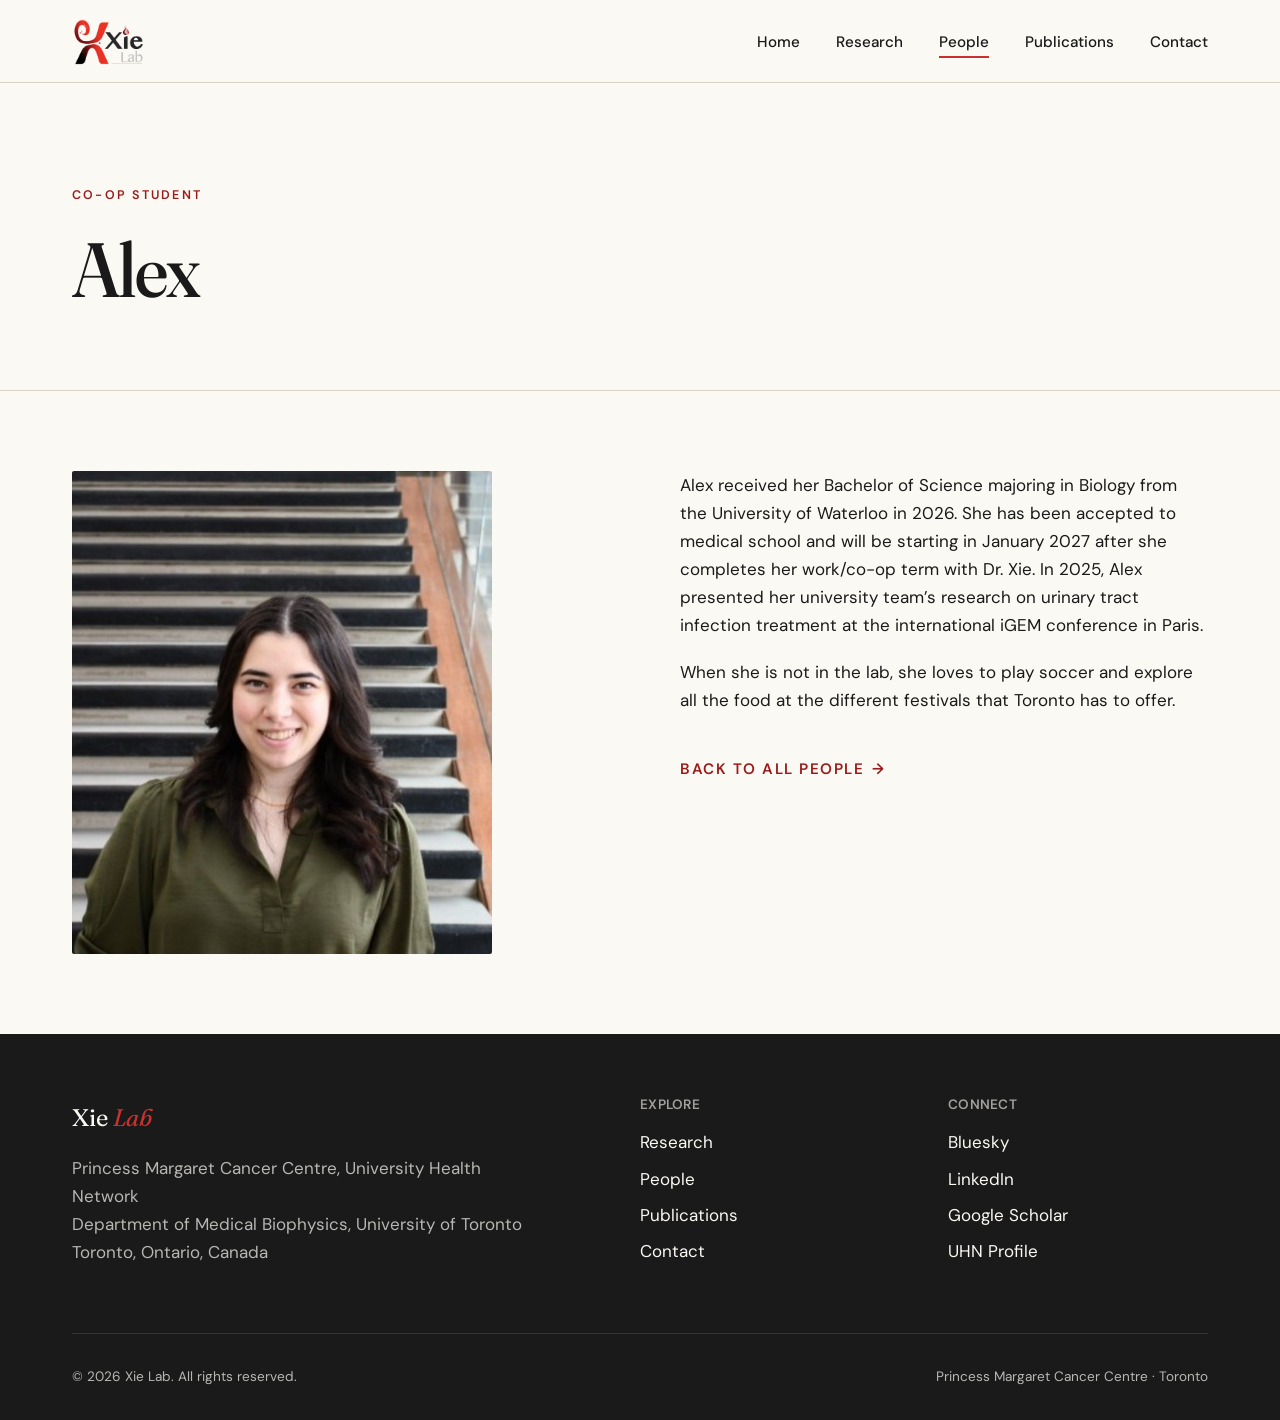
<file: people/alex.html>
<!DOCTYPE html>
<html lang="en">
<head>
  <meta charset="UTF-8">
  <meta name="viewport" content="width=device-width, initial-scale=1.0">
  <title>Alex — Xie Lab</title>
  <meta name="description" content="Alex, Co-op Student in the Xie Lab at Princess Margaret Cancer Centre.">
  <link rel="canonical" href="https://xielab.ca/people/alex.html">
  <meta property="og:type" content="profile">
  <meta property="og:site_name" content="Xie Lab">
  <meta property="og:title" content="Alex — Xie Lab">
  <meta property="og:description" content="Alex, Co-op Student in the Xie Lab at Princess Margaret Cancer Centre.">
  <meta property="og:url" content="https://xielab.ca/people/alex.html">
  <meta property="og:image" content="https://xielab.ca/alexandra.jpg">
  <meta name="twitter:card" content="summary_large_image">
  <link rel="preconnect" href="https://fonts.googleapis.com">
  <link rel="preconnect" href="https://fonts.gstatic.com" crossorigin>
  <link href="https://fonts.googleapis.com/css2?family=Fraunces:ital,opsz,wght,SOFT@0,9..144,300..700,30..100;1,9..144,300..700,30..100&family=DM+Sans:wght@400;500;600;700&display=swap" rel="stylesheet">
  <link rel="icon" type="image/png" href="../xie_logo.png">
  <link rel="stylesheet" href="../css/styles.css">
</head>
<body>

  <header class="site-header">
    <nav class="nav">
      <a href="../index.html" class="nav-logo"><img src="../xie_logo.png" alt="Xie Lab"></a>
      <button class="nav-toggle" aria-label="Toggle menu" aria-expanded="false" aria-controls="nav-links">☰</button>
      <ul class="nav-links" id="nav-links">
        <li><a href="../index.html">Home</a></li>
        <li><a href="../research.html">Research</a></li>
        <li><a href="../people.html" class="active">People</a></li>
        <li><a href="../publications.html">Publications</a></li>
        <li><a href="../contact.html">Contact</a></li>
      </ul>
    </nav>
  </header>

  <section class="page-header">
    <div class="container">
      <span class="eyebrow rise">Co-op Student</span>
      <h1 class="rise d1">Alex</h1>
    </div>
  </section>

  <section class="people-section">
    <div class="container">
      <div class="story-block">
        <div>
          <div class="person-portrait"><img src="../alexandra.jpg" alt="Alex"></div>
        </div>
        <div>
          <p>Alex received her Bachelor of Science majoring in Biology from the University of Waterloo in 2026. She has been accepted to medical school and will be starting in January 2027 after she completes her work/co-op term with Dr. Xie. In 2025, Alex presented her university team’s research on urinary tract infection treatment at the international iGEM conference in Paris.</p>
          <p>When she is not in the lab, she loves to play soccer and explore all the food at the different festivals that Toronto has to offer.</p>
          <p style="margin-top: 2.5rem;">
            <a href="../people.html" class="arrow-link">Back to all people</a>
          </p>
        </div>
      </div>
    </div>
  </section>

  <footer class="site-footer">
    <div class="container">
      <div class="footer-grid">
        <div>
          <span class="footer-logo">Xie <em>Lab</em></span>
          <p style="opacity: 0.7; max-width: 40ch;">
            Princess Margaret Cancer Centre, University Health Network<br>
            Department of Medical Biophysics, University of Toronto<br>
            Toronto, Ontario, Canada
          </p>
        </div>
        <div>
          <h4>Explore</h4>
          <ul>
            <li><a href="../research.html">Research</a></li>
            <li><a href="../people.html">People</a></li>
            <li><a href="../publications.html">Publications</a></li>
            <li><a href="../contact.html">Contact</a></li>
          </ul>
        </div>
        <div>
          <h4>Connect</h4>
          <ul>
            <li><a href="https://bsky.app/profile/stephxie.bsky.social">Bluesky</a></li>
            <li><a href="https://www.linkedin.com/in/stephaniexielab/">LinkedIn</a></li>
            <li><a href="https://scholar.google.com/citations?user=MbxBhZsAAAAJ">Google Scholar</a></li>
            <li><a href="https://www.uhnresearch.ca/researcher/stephanie-xie">UHN Profile</a></li>
          </ul>
        </div>
      </div>
      <div class="footer-bottom">
        <span>© <span id="year"></span> Xie Lab. All rights reserved.</span>
        <span>Princess Margaret Cancer Centre · Toronto</span>
      </div>
    </div>
  </footer>

  <script>
    document.querySelector('.nav-toggle').addEventListener('click', function() {
      var open = document.querySelector('.nav-links').classList.toggle('open');
      this.setAttribute('aria-expanded', open);
    });
    document.getElementById('year').textContent = new Date().getFullYear();
  </script>

</body>
</html>
</file>
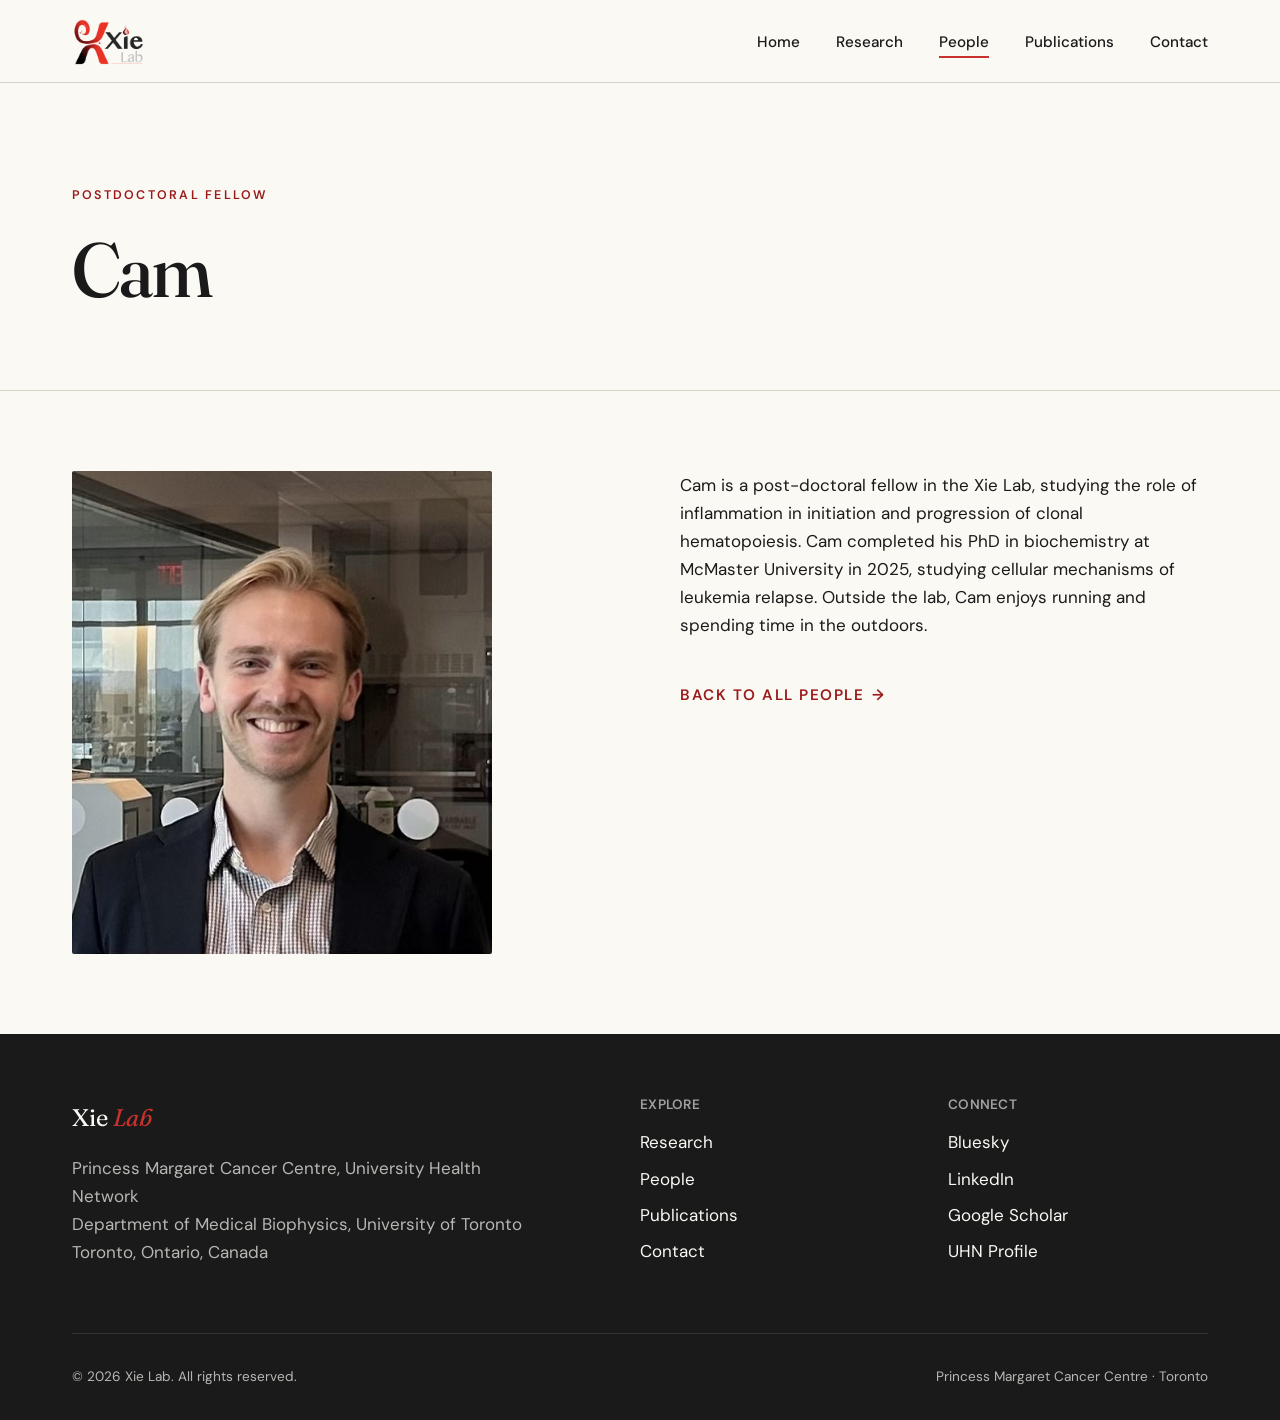
<file: people/cam.html>
<!DOCTYPE html>
<html lang="en">
<head>
  <meta charset="UTF-8">
  <meta name="viewport" content="width=device-width, initial-scale=1.0">
  <title>Cam — Xie Lab</title>
  <meta name="description" content="Cam, Postdoctoral Fellow in the Xie Lab at Princess Margaret Cancer Centre.">
  <link rel="canonical" href="https://xielab.ca/people/cam.html">
  <meta property="og:type" content="profile">
  <meta property="og:site_name" content="Xie Lab">
  <meta property="og:title" content="Cam — Xie Lab">
  <meta property="og:description" content="Cam, Postdoctoral Fellow in the Xie Lab at Princess Margaret Cancer Centre.">
  <meta property="og:url" content="https://xielab.ca/people/cam.html">
  <meta property="og:image" content="https://xielab.ca/cam.jpg">
  <meta name="twitter:card" content="summary_large_image">
  <link rel="preconnect" href="https://fonts.googleapis.com">
  <link rel="preconnect" href="https://fonts.gstatic.com" crossorigin>
  <link href="https://fonts.googleapis.com/css2?family=Fraunces:ital,opsz,wght,SOFT@0,9..144,300..700,30..100;1,9..144,300..700,30..100&family=DM+Sans:wght@400;500;600;700&display=swap" rel="stylesheet">
  <link rel="icon" type="image/png" href="../xie_logo.png">
  <link rel="stylesheet" href="../css/styles.css">
</head>
<body>

  <header class="site-header">
    <nav class="nav">
      <a href="../index.html" class="nav-logo"><img src="../xie_logo.png" alt="Xie Lab"></a>
      <button class="nav-toggle" aria-label="Toggle menu" aria-expanded="false" aria-controls="nav-links">☰</button>
      <ul class="nav-links" id="nav-links">
        <li><a href="../index.html">Home</a></li>
        <li><a href="../research.html">Research</a></li>
        <li><a href="../people.html" class="active">People</a></li>
        <li><a href="../publications.html">Publications</a></li>
        <li><a href="../contact.html">Contact</a></li>
      </ul>
    </nav>
  </header>

  <section class="page-header">
    <div class="container">
      <span class="eyebrow rise">Postdoctoral Fellow</span>
      <h1 class="rise d1">Cam</h1>
    </div>
  </section>

  <section class="people-section">
    <div class="container">
      <div class="story-block">
        <div>
          <div class="person-portrait"><img src="../cam.jpg" alt="Cam"></div>
        </div>
        <div>
          <p>Cam is a post-doctoral fellow in the Xie Lab, studying the role of inflammation in initiation and progression of clonal hematopoiesis. Cam completed his PhD in biochemistry at McMaster University in 2025, studying cellular mechanisms of leukemia relapse. Outside the lab, Cam enjoys running and spending time in the outdoors.</p>
          <p style="margin-top: 2.5rem;">
            <a href="../people.html" class="arrow-link">Back to all people</a>
          </p>
        </div>
      </div>
    </div>
  </section>

  <footer class="site-footer">
    <div class="container">
      <div class="footer-grid">
        <div>
          <span class="footer-logo">Xie <em>Lab</em></span>
          <p style="opacity: 0.7; max-width: 40ch;">
            Princess Margaret Cancer Centre, University Health Network<br>
            Department of Medical Biophysics, University of Toronto<br>
            Toronto, Ontario, Canada
          </p>
        </div>
        <div>
          <h4>Explore</h4>
          <ul>
            <li><a href="../research.html">Research</a></li>
            <li><a href="../people.html">People</a></li>
            <li><a href="../publications.html">Publications</a></li>
            <li><a href="../contact.html">Contact</a></li>
          </ul>
        </div>
        <div>
          <h4>Connect</h4>
          <ul>
            <li><a href="https://bsky.app/profile/stephxie.bsky.social">Bluesky</a></li>
            <li><a href="https://www.linkedin.com/in/stephaniexielab/">LinkedIn</a></li>
            <li><a href="https://scholar.google.com/citations?user=MbxBhZsAAAAJ">Google Scholar</a></li>
            <li><a href="https://www.uhnresearch.ca/researcher/stephanie-xie">UHN Profile</a></li>
          </ul>
        </div>
      </div>
      <div class="footer-bottom">
        <span>© <span id="year"></span> Xie Lab. All rights reserved.</span>
        <span>Princess Margaret Cancer Centre · Toronto</span>
      </div>
    </div>
  </footer>

  <script>
    document.querySelector('.nav-toggle').addEventListener('click', function() {
      var open = document.querySelector('.nav-links').classList.toggle('open');
      this.setAttribute('aria-expanded', open);
    });
    document.getElementById('year').textContent = new Date().getFullYear();
  </script>

</body>
</html>
</file>
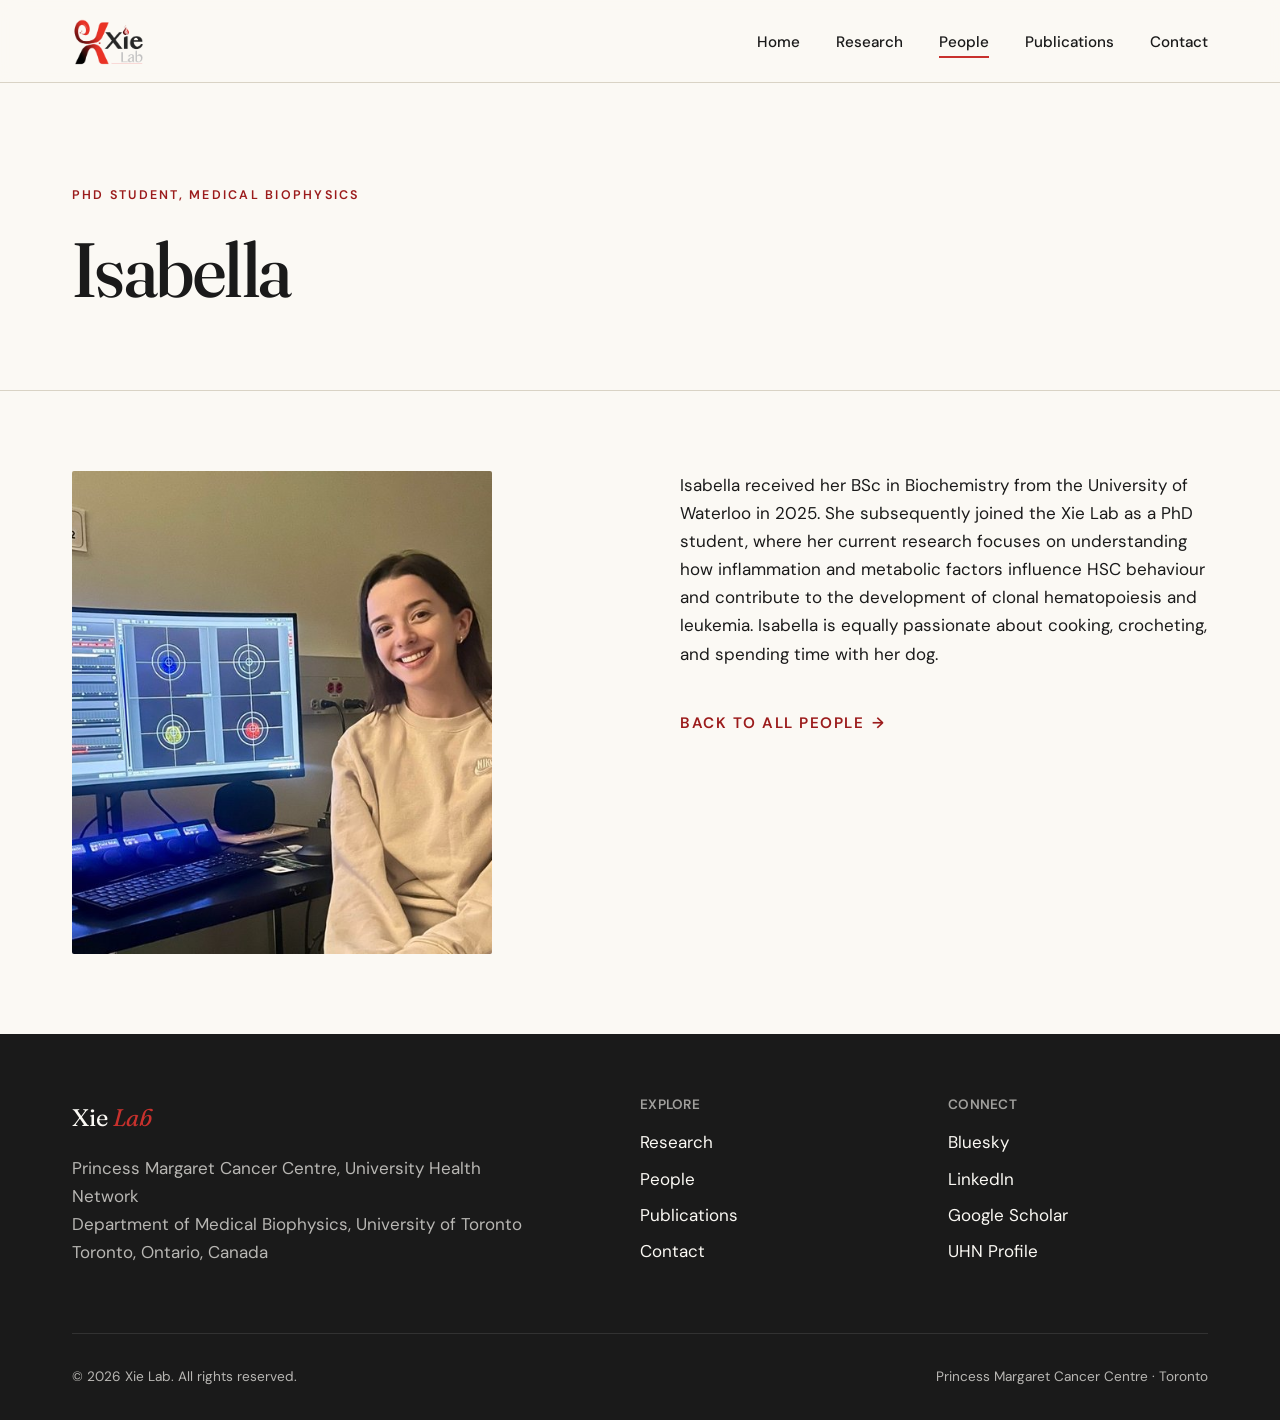
<file: people/isabella.html>
<!DOCTYPE html>
<html lang="en">
<head>
  <meta charset="UTF-8">
  <meta name="viewport" content="width=device-width, initial-scale=1.0">
  <title>Isabella — Xie Lab</title>
  <meta name="description" content="Isabella, PhD Student, Medical Biophysics in the Xie Lab at Princess Margaret Cancer Centre.">
  <link rel="canonical" href="https://xielab.ca/people/isabella.html">
  <meta property="og:type" content="profile">
  <meta property="og:site_name" content="Xie Lab">
  <meta property="og:title" content="Isabella — Xie Lab">
  <meta property="og:description" content="Isabella, PhD Student, Medical Biophysics in the Xie Lab at Princess Margaret Cancer Centre.">
  <meta property="og:url" content="https://xielab.ca/people/isabella.html">
  <meta property="og:image" content="https://xielab.ca/isabella.jpg">
  <meta name="twitter:card" content="summary_large_image">
  <link rel="preconnect" href="https://fonts.googleapis.com">
  <link rel="preconnect" href="https://fonts.gstatic.com" crossorigin>
  <link href="https://fonts.googleapis.com/css2?family=Fraunces:ital,opsz,wght,SOFT@0,9..144,300..700,30..100;1,9..144,300..700,30..100&family=DM+Sans:wght@400;500;600;700&display=swap" rel="stylesheet">
  <link rel="icon" type="image/png" href="../xie_logo.png">
  <link rel="stylesheet" href="../css/styles.css">
</head>
<body>

  <header class="site-header">
    <nav class="nav">
      <a href="../index.html" class="nav-logo"><img src="../xie_logo.png" alt="Xie Lab"></a>
      <button class="nav-toggle" aria-label="Toggle menu" aria-expanded="false" aria-controls="nav-links">☰</button>
      <ul class="nav-links" id="nav-links">
        <li><a href="../index.html">Home</a></li>
        <li><a href="../research.html">Research</a></li>
        <li><a href="../people.html" class="active">People</a></li>
        <li><a href="../publications.html">Publications</a></li>
        <li><a href="../contact.html">Contact</a></li>
      </ul>
    </nav>
  </header>

  <section class="page-header">
    <div class="container">
      <span class="eyebrow rise">PhD Student, Medical Biophysics</span>
      <h1 class="rise d1">Isabella</h1>
    </div>
  </section>

  <section class="people-section">
    <div class="container">
      <div class="story-block">
        <div>
          <div class="person-portrait"><img src="../isabella.jpg" alt="Isabella"></div>
        </div>
        <div>
          <p>Isabella received her BSc in Biochemistry from the University of Waterloo in 2025. She subsequently joined the Xie Lab as a PhD student, where her current research focuses on understanding how inflammation and metabolic factors influence HSC behaviour and contribute to the development of clonal hematopoiesis and leukemia. Isabella is equally passionate about cooking, crocheting, and spending time with her dog.</p>
          <p style="margin-top: 2.5rem;">
            <a href="../people.html" class="arrow-link">Back to all people</a>
          </p>
        </div>
      </div>
    </div>
  </section>

  <footer class="site-footer">
    <div class="container">
      <div class="footer-grid">
        <div>
          <span class="footer-logo">Xie <em>Lab</em></span>
          <p style="opacity: 0.7; max-width: 40ch;">
            Princess Margaret Cancer Centre, University Health Network<br>
            Department of Medical Biophysics, University of Toronto<br>
            Toronto, Ontario, Canada
          </p>
        </div>
        <div>
          <h4>Explore</h4>
          <ul>
            <li><a href="../research.html">Research</a></li>
            <li><a href="../people.html">People</a></li>
            <li><a href="../publications.html">Publications</a></li>
            <li><a href="../contact.html">Contact</a></li>
          </ul>
        </div>
        <div>
          <h4>Connect</h4>
          <ul>
            <li><a href="https://bsky.app/profile/stephxie.bsky.social">Bluesky</a></li>
            <li><a href="https://www.linkedin.com/in/stephaniexielab/">LinkedIn</a></li>
            <li><a href="https://scholar.google.com/citations?user=MbxBhZsAAAAJ">Google Scholar</a></li>
            <li><a href="https://www.uhnresearch.ca/researcher/stephanie-xie">UHN Profile</a></li>
          </ul>
        </div>
      </div>
      <div class="footer-bottom">
        <span>© <span id="year"></span> Xie Lab. All rights reserved.</span>
        <span>Princess Margaret Cancer Centre · Toronto</span>
      </div>
    </div>
  </footer>

  <script>
    document.querySelector('.nav-toggle').addEventListener('click', function() {
      var open = document.querySelector('.nav-links').classList.toggle('open');
      this.setAttribute('aria-expanded', open);
    });
    document.getElementById('year').textContent = new Date().getFullYear();
  </script>

</body>
</html>
</file>
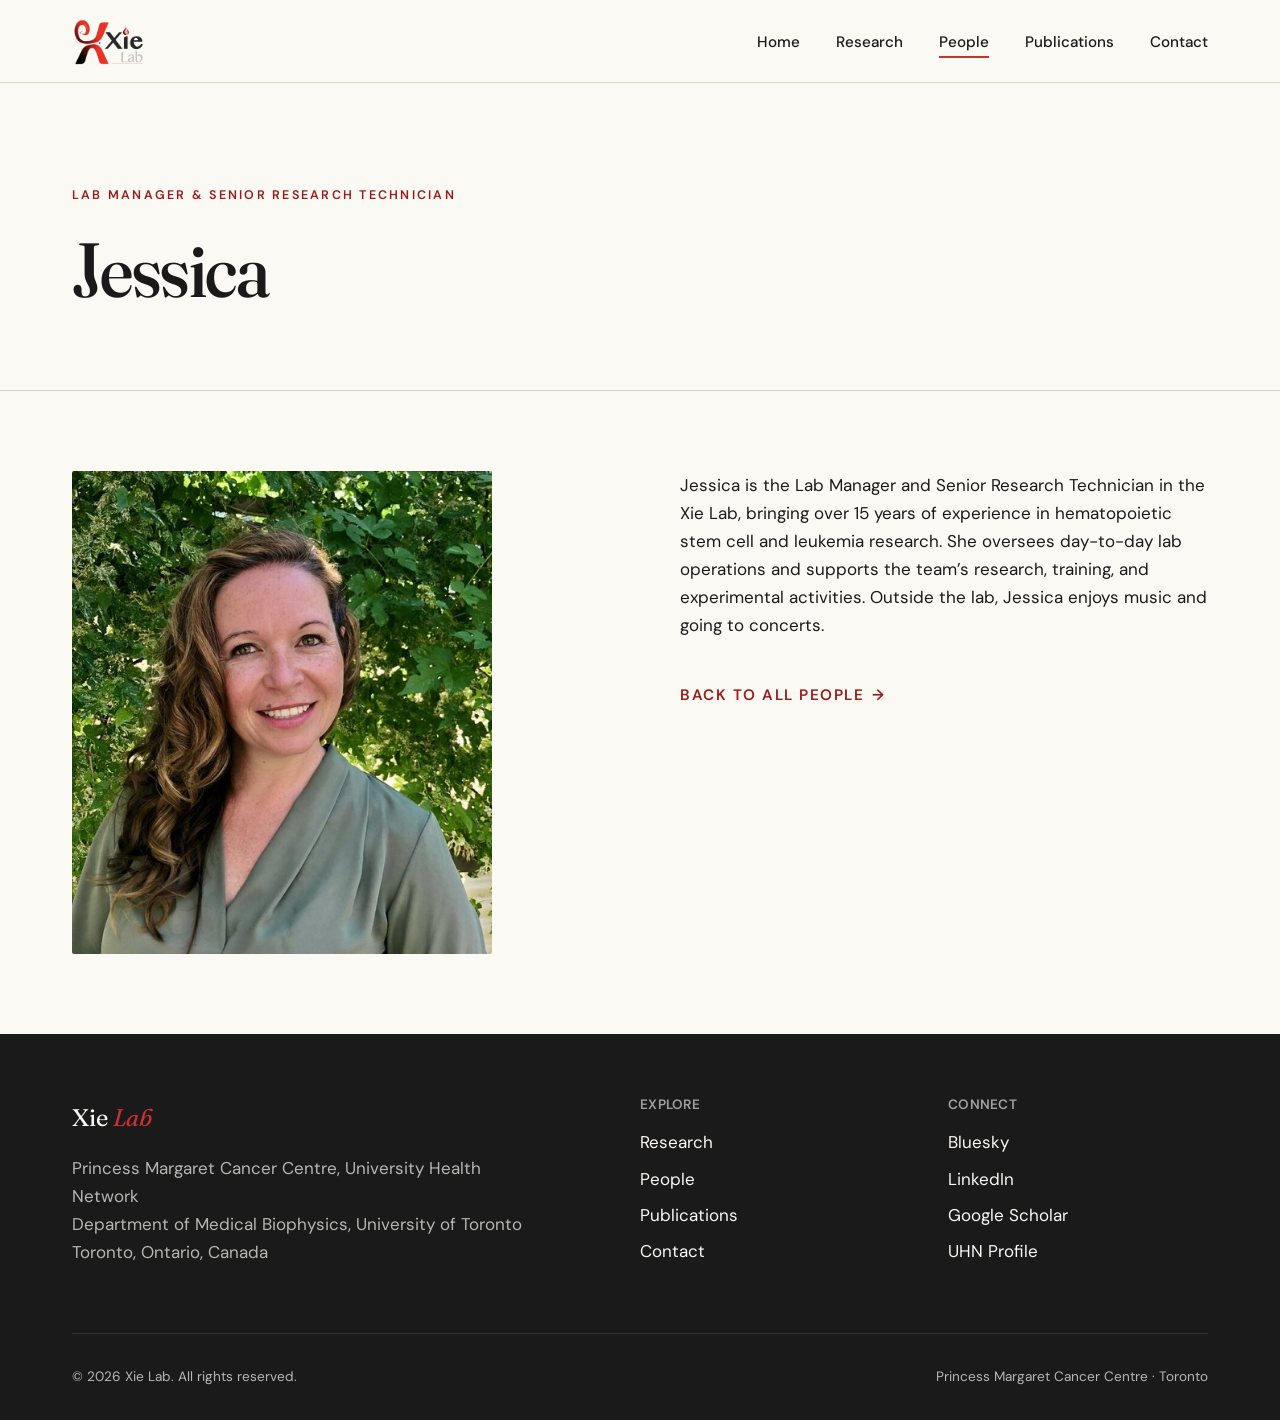
<file: people/jessica.html>
<!DOCTYPE html>
<html lang="en">
<head>
  <meta charset="UTF-8">
  <meta name="viewport" content="width=device-width, initial-scale=1.0">
  <title>Jessica — Xie Lab</title>
  <meta name="description" content="Jessica, Lab Manager &amp; Senior Research Technician in the Xie Lab at Princess Margaret Cancer Centre.">
  <link rel="canonical" href="https://xielab.ca/people/jessica.html">
  <meta property="og:type" content="profile">
  <meta property="og:site_name" content="Xie Lab">
  <meta property="og:title" content="Jessica — Xie Lab">
  <meta property="og:description" content="Jessica, Lab Manager &amp; Senior Research Technician in the Xie Lab at Princess Margaret Cancer Centre.">
  <meta property="og:url" content="https://xielab.ca/people/jessica.html">
  <meta property="og:image" content="https://xielab.ca/jess.jpg">
  <meta name="twitter:card" content="summary_large_image">
  <link rel="preconnect" href="https://fonts.googleapis.com">
  <link rel="preconnect" href="https://fonts.gstatic.com" crossorigin>
  <link href="https://fonts.googleapis.com/css2?family=Fraunces:ital,opsz,wght,SOFT@0,9..144,300..700,30..100;1,9..144,300..700,30..100&family=DM+Sans:wght@400;500;600;700&display=swap" rel="stylesheet">
  <link rel="icon" type="image/png" href="../xie_logo.png">
  <link rel="stylesheet" href="../css/styles.css">
</head>
<body>

  <header class="site-header">
    <nav class="nav">
      <a href="../index.html" class="nav-logo"><img src="../xie_logo.png" alt="Xie Lab"></a>
      <button class="nav-toggle" aria-label="Toggle menu" aria-expanded="false" aria-controls="nav-links">☰</button>
      <ul class="nav-links" id="nav-links">
        <li><a href="../index.html">Home</a></li>
        <li><a href="../research.html">Research</a></li>
        <li><a href="../people.html" class="active">People</a></li>
        <li><a href="../publications.html">Publications</a></li>
        <li><a href="../contact.html">Contact</a></li>
      </ul>
    </nav>
  </header>

  <section class="page-header">
    <div class="container">
      <span class="eyebrow rise">Lab Manager &amp; Senior Research Technician</span>
      <h1 class="rise d1">Jessica</h1>
    </div>
  </section>

  <section class="people-section">
    <div class="container">
      <div class="story-block">
        <div>
          <div class="person-portrait"><img src="../jess.jpg" alt="Jessica"></div>
        </div>
        <div>
          <p>Jessica is the Lab Manager and Senior Research Technician in the Xie Lab, bringing over 15 years of experience in hematopoietic stem cell and leukemia research. She oversees day-to-day lab operations and supports the team’s research, training, and experimental activities. Outside the lab, Jessica enjoys music and going to concerts.</p>
          <p style="margin-top: 2.5rem;">
            <a href="../people.html" class="arrow-link">Back to all people</a>
          </p>
        </div>
      </div>
    </div>
  </section>

  <footer class="site-footer">
    <div class="container">
      <div class="footer-grid">
        <div>
          <span class="footer-logo">Xie <em>Lab</em></span>
          <p style="opacity: 0.7; max-width: 40ch;">
            Princess Margaret Cancer Centre, University Health Network<br>
            Department of Medical Biophysics, University of Toronto<br>
            Toronto, Ontario, Canada
          </p>
        </div>
        <div>
          <h4>Explore</h4>
          <ul>
            <li><a href="../research.html">Research</a></li>
            <li><a href="../people.html">People</a></li>
            <li><a href="../publications.html">Publications</a></li>
            <li><a href="../contact.html">Contact</a></li>
          </ul>
        </div>
        <div>
          <h4>Connect</h4>
          <ul>
            <li><a href="https://bsky.app/profile/stephxie.bsky.social">Bluesky</a></li>
            <li><a href="https://www.linkedin.com/in/stephaniexielab/">LinkedIn</a></li>
            <li><a href="https://scholar.google.com/citations?user=MbxBhZsAAAAJ">Google Scholar</a></li>
            <li><a href="https://www.uhnresearch.ca/researcher/stephanie-xie">UHN Profile</a></li>
          </ul>
        </div>
      </div>
      <div class="footer-bottom">
        <span>© <span id="year"></span> Xie Lab. All rights reserved.</span>
        <span>Princess Margaret Cancer Centre · Toronto</span>
      </div>
    </div>
  </footer>

  <script>
    document.querySelector('.nav-toggle').addEventListener('click', function() {
      var open = document.querySelector('.nav-links').classList.toggle('open');
      this.setAttribute('aria-expanded', open);
    });
    document.getElementById('year').textContent = new Date().getFullYear();
  </script>

</body>
</html>
</file>
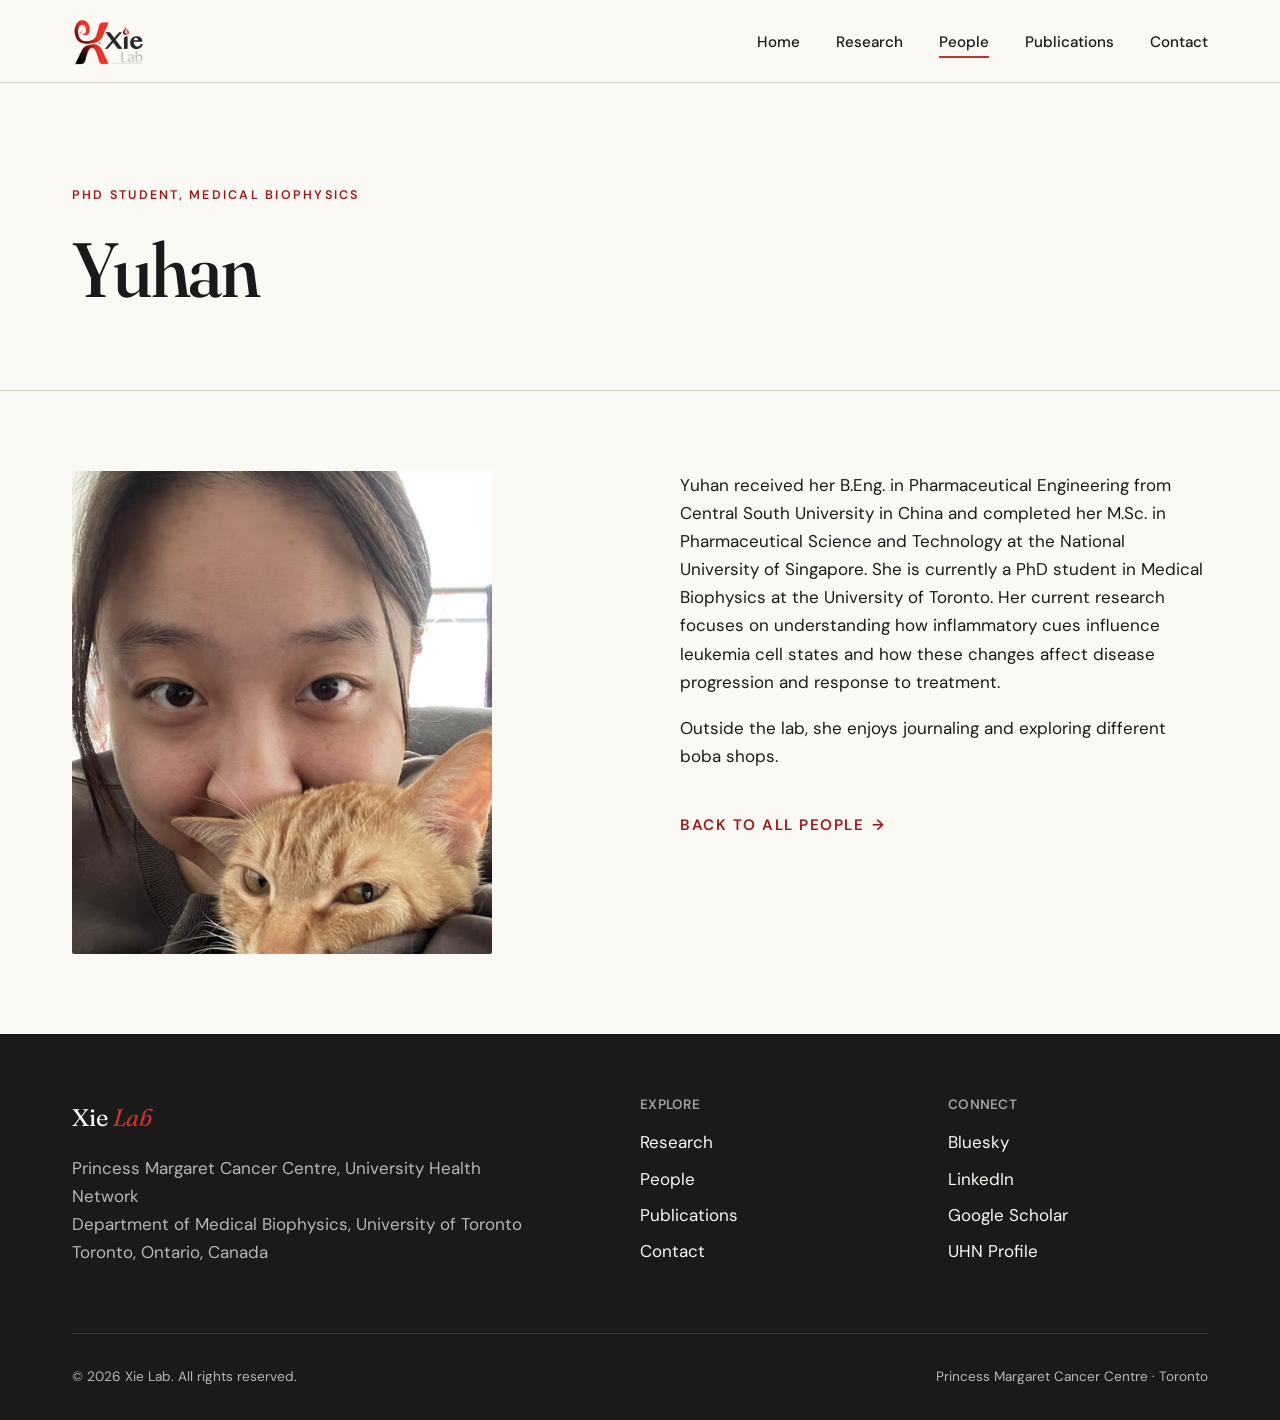
<file: people/yuhan.html>
<!DOCTYPE html>
<html lang="en">
<head>
  <meta charset="UTF-8">
  <meta name="viewport" content="width=device-width, initial-scale=1.0">
  <title>Yuhan — Xie Lab</title>
  <meta name="description" content="Yuhan, PhD Student, Medical Biophysics in the Xie Lab at Princess Margaret Cancer Centre.">
  <link rel="canonical" href="https://xielab.ca/people/yuhan.html">
  <meta property="og:type" content="profile">
  <meta property="og:site_name" content="Xie Lab">
  <meta property="og:title" content="Yuhan — Xie Lab">
  <meta property="og:description" content="Yuhan, PhD Student, Medical Biophysics in the Xie Lab at Princess Margaret Cancer Centre.">
  <meta property="og:url" content="https://xielab.ca/people/yuhan.html">
  <meta property="og:image" content="https://xielab.ca/yuhan.jpg">
  <meta name="twitter:card" content="summary_large_image">
  <link rel="preconnect" href="https://fonts.googleapis.com">
  <link rel="preconnect" href="https://fonts.gstatic.com" crossorigin>
  <link href="https://fonts.googleapis.com/css2?family=Fraunces:ital,opsz,wght,SOFT@0,9..144,300..700,30..100;1,9..144,300..700,30..100&family=DM+Sans:wght@400;500;600;700&display=swap" rel="stylesheet">
  <link rel="icon" type="image/png" href="../xie_logo.png">
  <link rel="stylesheet" href="../css/styles.css">
</head>
<body>

  <header class="site-header">
    <nav class="nav">
      <a href="../index.html" class="nav-logo"><img src="../xie_logo.png" alt="Xie Lab"></a>
      <button class="nav-toggle" aria-label="Toggle menu" aria-expanded="false" aria-controls="nav-links">☰</button>
      <ul class="nav-links" id="nav-links">
        <li><a href="../index.html">Home</a></li>
        <li><a href="../research.html">Research</a></li>
        <li><a href="../people.html" class="active">People</a></li>
        <li><a href="../publications.html">Publications</a></li>
        <li><a href="../contact.html">Contact</a></li>
      </ul>
    </nav>
  </header>

  <section class="page-header">
    <div class="container">
      <span class="eyebrow rise">PhD Student, Medical Biophysics</span>
      <h1 class="rise d1">Yuhan</h1>
    </div>
  </section>

  <section class="people-section">
    <div class="container">
      <div class="story-block">
        <div>
          <div class="person-portrait"><img src="../yuhan.jpg" alt="Yuhan"></div>
        </div>
        <div>
          <p>Yuhan received her B.Eng. in Pharmaceutical Engineering from Central South University in China and completed her M.Sc. in Pharmaceutical Science and Technology at the National University of Singapore. She is currently a PhD student in Medical Biophysics at the University of Toronto. Her current research focuses on understanding how inflammatory cues influence leukemia cell states and how these changes affect disease progression and response to treatment.</p>
          <p>Outside the lab, she enjoys journaling and exploring different boba shops.</p>
          <p style="margin-top: 2.5rem;">
            <a href="../people.html" class="arrow-link">Back to all people</a>
          </p>
        </div>
      </div>
    </div>
  </section>

  <footer class="site-footer">
    <div class="container">
      <div class="footer-grid">
        <div>
          <span class="footer-logo">Xie <em>Lab</em></span>
          <p style="opacity: 0.7; max-width: 40ch;">
            Princess Margaret Cancer Centre, University Health Network<br>
            Department of Medical Biophysics, University of Toronto<br>
            Toronto, Ontario, Canada
          </p>
        </div>
        <div>
          <h4>Explore</h4>
          <ul>
            <li><a href="../research.html">Research</a></li>
            <li><a href="../people.html">People</a></li>
            <li><a href="../publications.html">Publications</a></li>
            <li><a href="../contact.html">Contact</a></li>
          </ul>
        </div>
        <div>
          <h4>Connect</h4>
          <ul>
            <li><a href="https://bsky.app/profile/stephxie.bsky.social">Bluesky</a></li>
            <li><a href="https://www.linkedin.com/in/stephaniexielab/">LinkedIn</a></li>
            <li><a href="https://scholar.google.com/citations?user=MbxBhZsAAAAJ">Google Scholar</a></li>
            <li><a href="https://www.uhnresearch.ca/researcher/stephanie-xie">UHN Profile</a></li>
          </ul>
        </div>
      </div>
      <div class="footer-bottom">
        <span>© <span id="year"></span> Xie Lab. All rights reserved.</span>
        <span>Princess Margaret Cancer Centre · Toronto</span>
      </div>
    </div>
  </footer>

  <script>
    document.querySelector('.nav-toggle').addEventListener('click', function() {
      var open = document.querySelector('.nav-links').classList.toggle('open');
      this.setAttribute('aria-expanded', open);
    });
    document.getElementById('year').textContent = new Date().getFullYear();
  </script>

</body>
</html>
</file>
<file: css/styles.css>
/* ============================================================
   Xie Lab — Stylesheet
   Fonts: Fraunces (display) + DM Sans (body) via Google Fonts
   ============================================================ */

:root {
  --bg: #FBF9F4;
  --bg-alt: #F2EBE3;
  --ink: #1A1A1A;
  --ink-muted: #5A5A5A;
  --rule: #D9D3C5;
  --brand: #9B1B1B;        /* deep crimson — matches logo */
  --brand-soft: #B8302E;
  --accent: #C8312D;       /* brighter red for stats/CTAs */
  --max: 1200px;
}

* { box-sizing: border-box; margin: 0; padding: 0; }

html { scroll-behavior: smooth; }

body {
  background: var(--bg);
  color: var(--ink);
  font-family: 'DM Sans', system-ui, sans-serif;
  font-size: 17px;
  line-height: 1.65;
  -webkit-font-smoothing: antialiased;
}

/* ---------- Typography ---------- */
h1, h2, h3, h4 {
  font-family: 'Fraunces', Georgia, serif;
  font-weight: 500;
  line-height: 1.05;
  letter-spacing: -0.02em;
  color: var(--ink);
}

h1 { font-size: clamp(2.5rem, 6vw, 5.5rem); font-variation-settings: "SOFT" 30, "opsz" 144; }
h2 { font-size: clamp(2rem, 4vw, 3.25rem); }
h3 { font-size: clamp(1.4rem, 2.5vw, 2rem); font-weight: 400; font-style: italic; }
h4 { font-size: 1.15rem; font-weight: 600; letter-spacing: 0.02em; text-transform: uppercase; font-family: 'DM Sans', sans-serif; }

p { margin-bottom: 1.1em; }
p.lead { font-size: 1.25rem; line-height: 1.55; color: var(--ink); max-width: 60ch; }

a { color: var(--brand); text-decoration: none; transition: color .2s; }
a:hover { color: var(--accent); }

.eyebrow {
  font-size: 0.78rem;
  font-weight: 600;
  letter-spacing: 0.18em;
  text-transform: uppercase;
  color: var(--brand);
  margin-bottom: 1.5rem;
  display: inline-block;
}

/* ---------- Layout ---------- */
.container { max-width: var(--max); margin: 0 auto; padding: 0 2rem; }
.container-narrow { max-width: 780px; margin: 0 auto; padding: 0 2rem; }

section { padding: 7rem 0; }

/* ---------- Header / Nav ---------- */
.site-header {
  position: sticky;
  top: 0;
  z-index: 100;
  background: rgba(251, 249, 244, 0.92);
  backdrop-filter: blur(10px);
  border-bottom: 1px solid var(--rule);
}
.nav {
  max-width: var(--max);
  margin: 0 auto;
  padding: 1rem 2rem;
  display: flex;
  align-items: center;
  justify-content: space-between;
}
.nav-logo img {
  height: 50px;
  width: auto;
  display: block;
}
.nav-links { display: flex; gap: 2.25rem; list-style: none; align-items: center; }
.nav-links a {
  color: var(--ink);
  font-size: 0.95rem;
  font-weight: 500;
  position: relative;
  padding: 0.25rem 0;
}
.nav-links a::after {
  content: '';
  position: absolute;
  left: 0; bottom: -2px;
  width: 0; height: 2px;
  background: var(--accent);
  transition: width .3s ease;
}
.nav-links a:hover::after,
.nav-links a.active::after { width: 100%; }

.nav-toggle { display: none; background: none; border: 0; font-size: 1.5rem; cursor: pointer; color: var(--ink); }

/* ---------- Hero ---------- */
.hero {
  padding: 6rem 0 5rem;
  position: relative;
  overflow: hidden;
}
.hero .container {
  max-width: none;
  padding-left: max(2rem, calc((100vw - 1200px) / 2 + 2rem));
  padding-right: 2rem;
}
.hero-grid {
  display: grid;
  grid-template-columns: minmax(0, 1fr) minmax(0, 1.7fr);
  gap: 2.5rem;
  align-items: center;
}
.hero h1 {
  margin-bottom: 1.5rem;
  font-size: clamp(2.1rem, 4vw, 4.2rem);
  overflow-wrap: break-word;
}
.hero h1 em {
  font-style: italic;
  color: var(--brand);
  font-variation-settings: "SOFT" 100;
}
.hero-tag {
  font-size: 1.2rem;
  color: var(--ink-muted);
  max-width: 50ch;
  margin-bottom: 2.5rem;
}
.hero-cta { display: flex; gap: 1rem; flex-wrap: wrap; }

.hero-image {
  position: relative;
}
.hero-image img {
  width: 100%;
  height: auto;
  display: block;
}

/* ---------- Buttons ---------- */
.btn {
  display: inline-block;
  padding: 0.95rem 1.8rem;
  font-size: 0.95rem;
  font-weight: 600;
  letter-spacing: 0.02em;
  border-radius: 2px;
  transition: all .25s;
  cursor: pointer;
  border: 1.5px solid transparent;
}
.btn-primary {
  background: var(--brand);
  color: var(--bg);
  border-color: var(--brand);
}
.btn-primary:hover { background: var(--accent); border-color: var(--accent); color: white; }
.btn-ghost {
  background: transparent;
  color: var(--ink);
  border-color: var(--ink);
}
.btn-ghost:hover { background: var(--ink); color: var(--bg); }

.arrow-link {
  display: inline-flex;
  align-items: center;
  gap: 0.5rem;
  font-weight: 600;
  font-size: 0.95rem;
  color: var(--brand);
  text-transform: uppercase;
  letter-spacing: 0.1em;
}
.arrow-link::after {
  content: '→';
  transition: transform .2s;
}
.arrow-link:hover::after { transform: translateX(4px); }

/* ---------- Mission / story sections ---------- */
.story { background: var(--bg-alt); }
.story-block { display: grid; grid-template-columns: 1fr 1fr; gap: 5rem; align-items: start; }
.story-block + .story-block { margin-top: 6rem; }
.story-block.reverse { direction: rtl; }
.story-block.reverse > * { direction: ltr; }

/* ---------- Stat callout ---------- */
.stat-callout {
  text-align: center;
  padding: 6rem 2rem;
  border-top: 1px solid var(--rule);
  border-bottom: 1px solid var(--rule);
  background: var(--bg);
}
.stat-number {
  font-family: 'Fraunces', serif;
  font-size: clamp(7rem, 18vw, 14rem);
  font-weight: 300;
  line-height: 1;
  color: var(--accent);
  font-variation-settings: "SOFT" 100, "opsz" 144;
  display: block;
  margin: 0.5rem 0;
}
.stat-label {
  font-size: 0.85rem;
  font-weight: 600;
  letter-spacing: 0.25em;
  text-transform: uppercase;
  color: var(--ink-muted);
}

/* ---------- Research areas ---------- */
.research-grid {
  display: grid;
  grid-template-columns: repeat(3, 1fr);
  gap: 0;
  margin-top: 4rem;
  border-top: 1px solid var(--rule);
}
.research-card {
  padding: 3rem 2rem;
  border-right: 1px solid var(--rule);
  border-bottom: 1px solid var(--rule);
  transition: background .25s;
  display: block;
  color: var(--ink);
}
.research-card:last-child { border-right: none; }
.research-card:hover { background: var(--bg-alt); color: var(--ink); }
.research-num {
  font-family: 'Fraunces', serif;
  font-style: italic;
  font-size: 3rem;
  color: var(--accent);
  display: block;
  margin-bottom: 1rem;
}
.research-card h3 { margin-bottom: 1rem; font-style: normal; font-weight: 500; }

/* ---------- Funders ---------- */
.funders {
  background: var(--bg-alt);
  padding: 5rem 0;
  text-align: center;
}
.funders h4 { color: var(--ink-muted); margin-bottom: 3rem; }
.funder-grid {
  display: grid;
  grid-template-columns: repeat(auto-fit, minmax(240px, 1fr));
  gap: 2rem;
  max-width: 1200px;
  margin: 0 auto;
  align-items: stretch;
}
.funder-logo {
  height: 170px;
  display: flex;
  align-items: center;
  justify-content: center;
  background: #fff;
  border: 1px solid var(--rule);
  border-radius: 8px;
  padding: 1.75rem 2rem;
}
.funder-logo img {
  max-height: 100%;
  max-width: 100%;
  object-fit: contain;
  display: block;
}
.affiliation-heading {
  color: var(--ink-muted);
  margin: 4rem 0 2rem;
}
.affiliation-grid {
  max-width: 760px;
}
.affiliation-grid .funder-logo {
  height: 130px;
}

/* ---------- Alumni ---------- */
.alumni-list {
  list-style: none;
  margin-top: 2rem;
  padding: 0;
}
.alumni-list li {
  padding: 0.85rem 0;
  border-bottom: 1px solid var(--rule);
  display: flex;
  gap: 1rem;
  flex-wrap: wrap;
  align-items: baseline;
}
.alumni-list li:last-child { border-bottom: none; }
.alumni-list span { color: var(--ink-muted); }
.alumni-photo {
  width: 56px;
  height: 56px;
  border-radius: 50%;
  object-fit: cover;
  object-position: center 30%;
  flex-shrink: 0;
}

/* ---------- Footer ---------- */
.site-footer {
  background: var(--ink);
  color: var(--bg);
  padding: 4rem 0 2rem;
}
.site-footer a { color: var(--bg); }
.site-footer a:hover { color: var(--accent); }
.footer-grid {
  display: grid;
  grid-template-columns: 2fr 1fr 1fr;
  gap: 3rem;
  margin-bottom: 3rem;
}
.footer-grid h4 { color: var(--bg); opacity: 0.6; margin-bottom: 1rem; font-size: 0.85rem; }
.footer-grid ul { list-style: none; }
.footer-grid li { margin-bottom: 0.5rem; }
.footer-bottom {
  padding-top: 2rem;
  border-top: 1px solid rgba(255,255,255,0.15);
  display: flex;
  justify-content: space-between;
  font-size: 0.85rem;
  opacity: 0.7;
}
.footer-logo {
  font-family: 'Fraunces', serif;
  font-size: 1.5rem;
  color: var(--bg);
  margin-bottom: 1rem;
  display: block;
}
.footer-logo em { color: var(--accent); font-style: italic; }

/* ---------- Page Header (for inner pages) ---------- */
.page-header {
  padding: 6rem 0 4rem;
  border-bottom: 1px solid var(--rule);
}
.page-header h1 { margin-bottom: 1rem; }

/* ---------- People ---------- */
.people-section { padding: 5rem 0; }
.people-section + .people-section { padding-top: 4rem; }
.people-grid {
  display: grid;
  grid-template-columns: repeat(auto-fill, minmax(240px, 1fr));
  gap: 3rem;
  margin-top: 3rem;
}
.person-card .photo {
  aspect-ratio: 1 / 1.15;
  background: var(--bg-alt);
  border-radius: 2px;
  margin-bottom: 1rem;
  display: flex;
  align-items: center;
  justify-content: center;
  font-family: 'Fraunces', serif;
  font-style: italic;
  font-size: 3rem;
  color: var(--brand);
  background-image: linear-gradient(135deg, #F0DDD8 0%, #F2EBE3 100%);
}
.person-card h4 { font-size: 1.1rem; text-transform: none; letter-spacing: 0; margin-bottom: 0.25rem; font-family: 'DM Sans', sans-serif; }
.person-card p { font-size: 0.9rem; color: var(--ink-muted); margin: 0; }
.person-role {
  font-size: 0.72rem !important;
  font-weight: 600;
  letter-spacing: 0.12em;
  text-transform: uppercase;
  color: var(--brand) !important;
  margin-bottom: 0.9rem !important;
}
.person-bio {
  line-height: 1.6;
  font-size: 0.875rem !important;
}

/* Clickable member cards */
.person-link {
  display: block;
  text-decoration: none;
  color: inherit;
}
.person-link .photo,
.person-link h4 { transition: opacity .2s, color .2s; }
.person-link:hover .photo { opacity: 0.88; }
.person-link:hover h4 { color: var(--brand); }
.person-more {
  display: inline-flex;
  align-items: center;
  gap: 0.4rem;
  margin-top: 0.75rem;
  font-size: 0.72rem;
  font-weight: 600;
  letter-spacing: 0.12em;
  text-transform: uppercase;
  color: var(--ink-muted);
  transition: color .2s;
}
.person-more::after { content: '\2192'; transition: transform .2s; }
.person-link:hover .person-more { color: var(--brand); }
.person-link:hover .person-more::after { transform: translateX(3px); }
.person-link:focus-visible {
  outline: 2px solid var(--brand);
  outline-offset: 6px;
}

/* Individual profile pages */
.person-portrait {
  aspect-ratio: 1 / 1.15;
  max-width: 420px;
  background-image: linear-gradient(135deg, #F0DDD8 0%, #F2EBE3 100%);
  border-radius: 2px;
  overflow: hidden;
  display: flex;
  align-items: center;
  justify-content: center;
}
.person-portrait img {
  width: 100%;
  height: 100%;
  object-fit: cover;
  display: block;
}
.portrait-letter {
  font-family: 'Fraunces', serif;
  font-style: italic;
  font-size: 5rem;
  color: var(--brand);
}
.person-bio + .person-bio { margin-top: 0.75rem !important; }

/* ---------- Publications ---------- */
.pub-list { list-style: none; }
.pub-item {
  padding: 2rem 0;
  border-bottom: 1px solid var(--rule);
  display: grid;
  grid-template-columns: 80px 1fr;
  gap: 2rem;
  align-items: start;
}
.pub-year {
  font-family: 'Fraunces', serif;
  font-style: italic;
  font-size: 1.5rem;
  color: var(--accent);
}
.pub-title { font-weight: 600; margin-bottom: 0.5rem; font-size: 1.05rem; }
.pub-authors { color: var(--ink-muted); font-size: 0.95rem; margin-bottom: 0.5rem; }
.pub-journal { font-style: italic; font-size: 0.9rem; color: var(--ink-muted); }
.pub-journal a { color: var(--brand); font-style: normal; font-weight: 500; }

/* ---------- Contact ---------- */
.contact-grid { display: grid; grid-template-columns: 1fr 1fr; gap: 5rem; }
.contact-info p { margin-bottom: 0.5rem; }
.contact-info strong { display: block; font-size: 0.8rem; letter-spacing: 0.15em; text-transform: uppercase; color: var(--ink-muted); margin-top: 1.5rem; margin-bottom: 0.25rem; }

/* ---------- Animations ---------- */
@keyframes rise {
  from { opacity: 0; transform: translateY(20px); }
  to { opacity: 1; transform: translateY(0); }
}
.rise { animation: rise .8s ease-out backwards; }
.rise.d1 { animation-delay: 0.1s; }
.rise.d2 { animation-delay: 0.25s; }
.rise.d3 { animation-delay: 0.4s; }
.rise.d4 { animation-delay: 0.55s; }

/* ---------- Responsive ---------- */
@media (max-width: 860px) {
  section { padding: 4rem 0; }
  .hero { padding: 3rem 0; }
  .hero-grid,
  .story-block,
  .research-grid,
  .footer-grid,
  .contact-grid { grid-template-columns: 1fr; gap: 2.5rem; }
  .research-card { border-right: none; }
  .nav-logo img { height: 40px; }
  .nav-links {
    display: none;
    position: absolute;
    top: 100%; left: 0; right: 0;
    background: var(--bg);
    flex-direction: column;
    padding: 2rem;
    gap: 1.5rem;
    border-bottom: 1px solid var(--rule);
  }
  .nav-links.open { display: flex; }
  .nav-toggle { display: block; }
  .pub-item { grid-template-columns: 1fr; gap: 0.5rem; }
  .footer-bottom { flex-direction: column; gap: 1rem; }
}


/* ---------- Keywords line (hero) ---------- */
.keywords {
  margin-top: 2rem;
  font-size: 0.85rem;
  color: var(--ink-muted);
  letter-spacing: 0.01em;
  max-width: 55ch;
}
.keywords strong {
  color: var(--brand);
  font-weight: 600;
  text-transform: uppercase;
  letter-spacing: 0.12em;
  font-size: 0.72rem;
  display: block;
  margin-bottom: 0.4rem;
}

/* ---------- Key questions (research themes) ---------- */
.key-questions {
  margin: 1.75rem 0;
  padding: 1.5rem 1.75rem;
  background: var(--bg-alt);
  border-left: 3px solid var(--accent);
  border-radius: 2px;
}
.story .key-questions { background: var(--bg); }
.key-questions h4 {
  font-size: 0.78rem;
  letter-spacing: 0.15em;
  color: var(--ink-muted);
  margin-bottom: 1rem;
}
.key-questions ul { list-style: none; }
.key-questions li {
  position: relative;
  padding-left: 1.5rem;
  margin-bottom: 0.6rem;
  line-height: 1.5;
}
.key-questions li:last-child { margin-bottom: 0; }
.key-questions li::before {
  content: '→';
  position: absolute;
  left: 0;
  color: var(--accent);
  font-weight: 600;
}

/* ---------- Approach list (How we work) ---------- */
.approach-list {
  list-style: none;
  display: grid;
  grid-template-columns: repeat(2, 1fr);
  gap: 0.75rem 2rem;
  margin: 2rem 0;
}
.approach-list li {
  position: relative;
  padding-left: 1.75rem;
  font-weight: 500;
}
.approach-list li::before {
  content: '✦';
  position: absolute;
  left: 0;
  color: var(--accent);
}
@media (max-width: 860px) {
  .approach-list { grid-template-columns: 1fr; }
}
</file>
